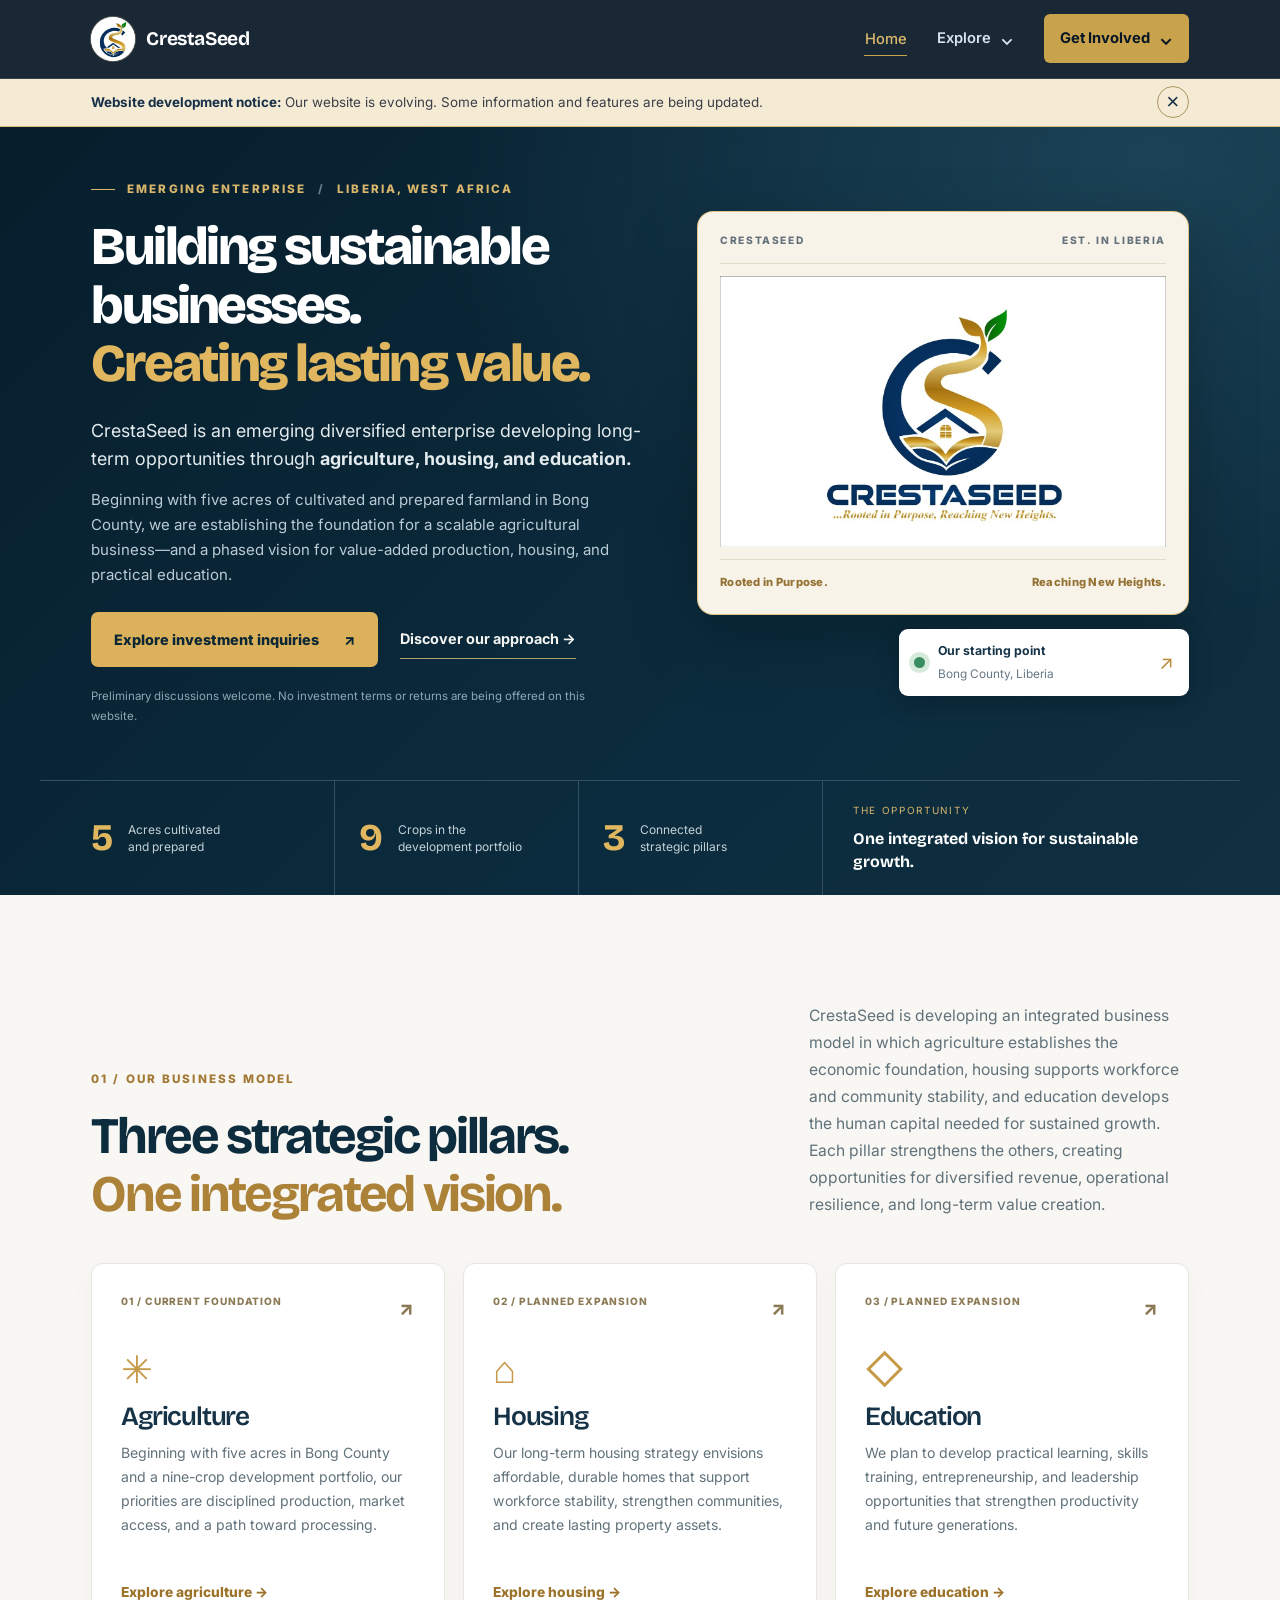
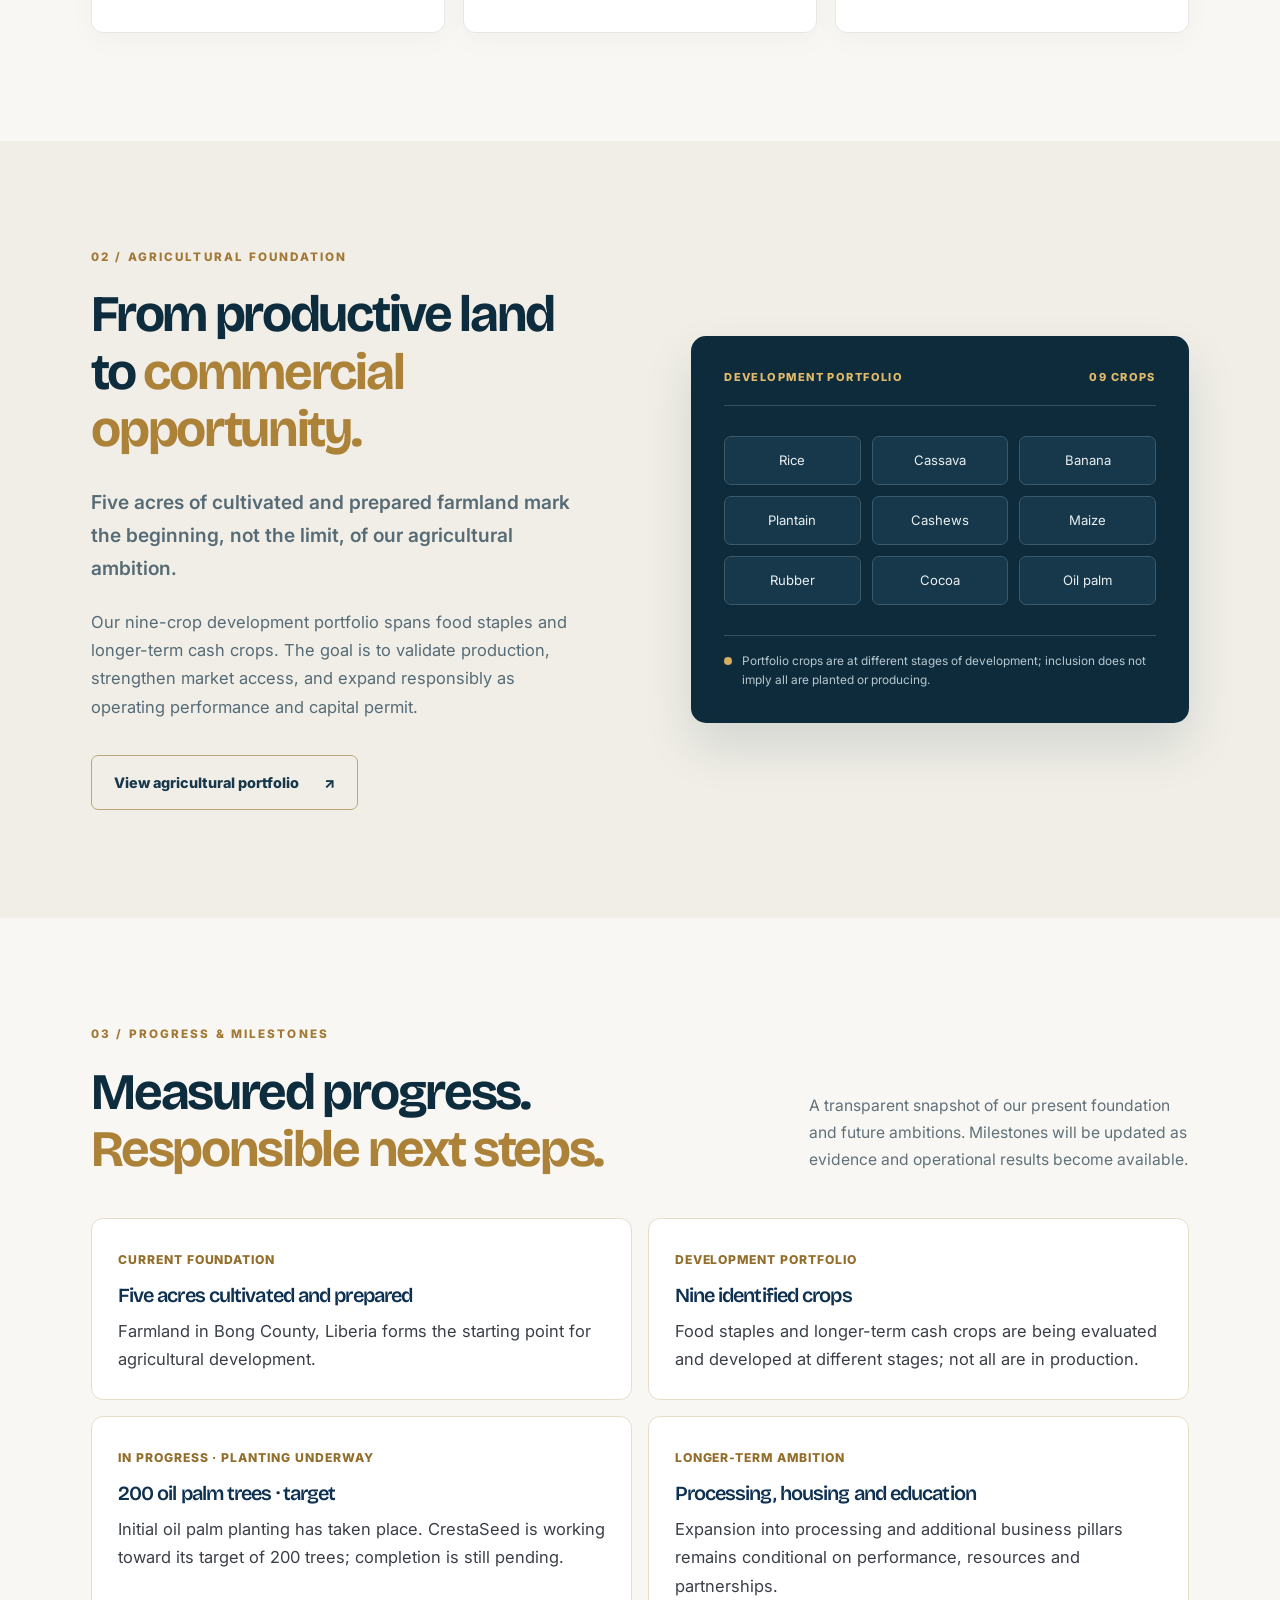
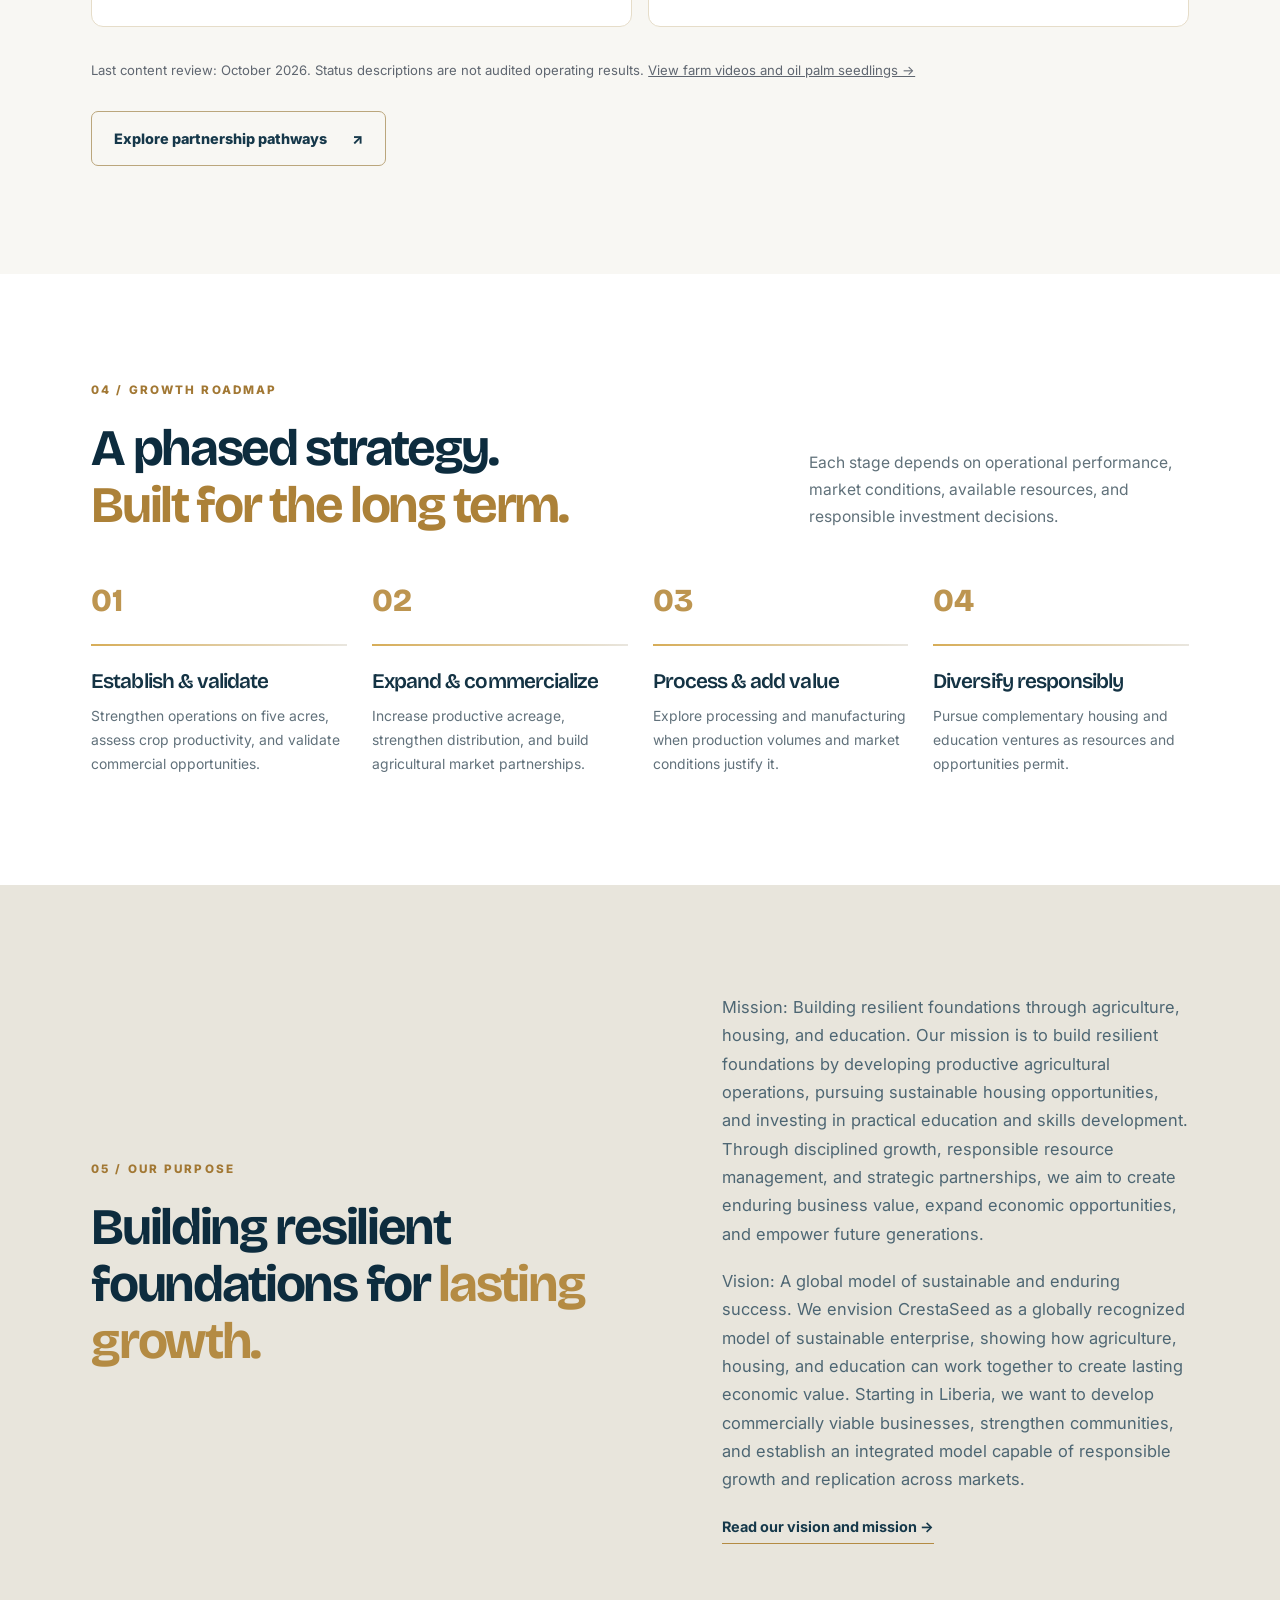
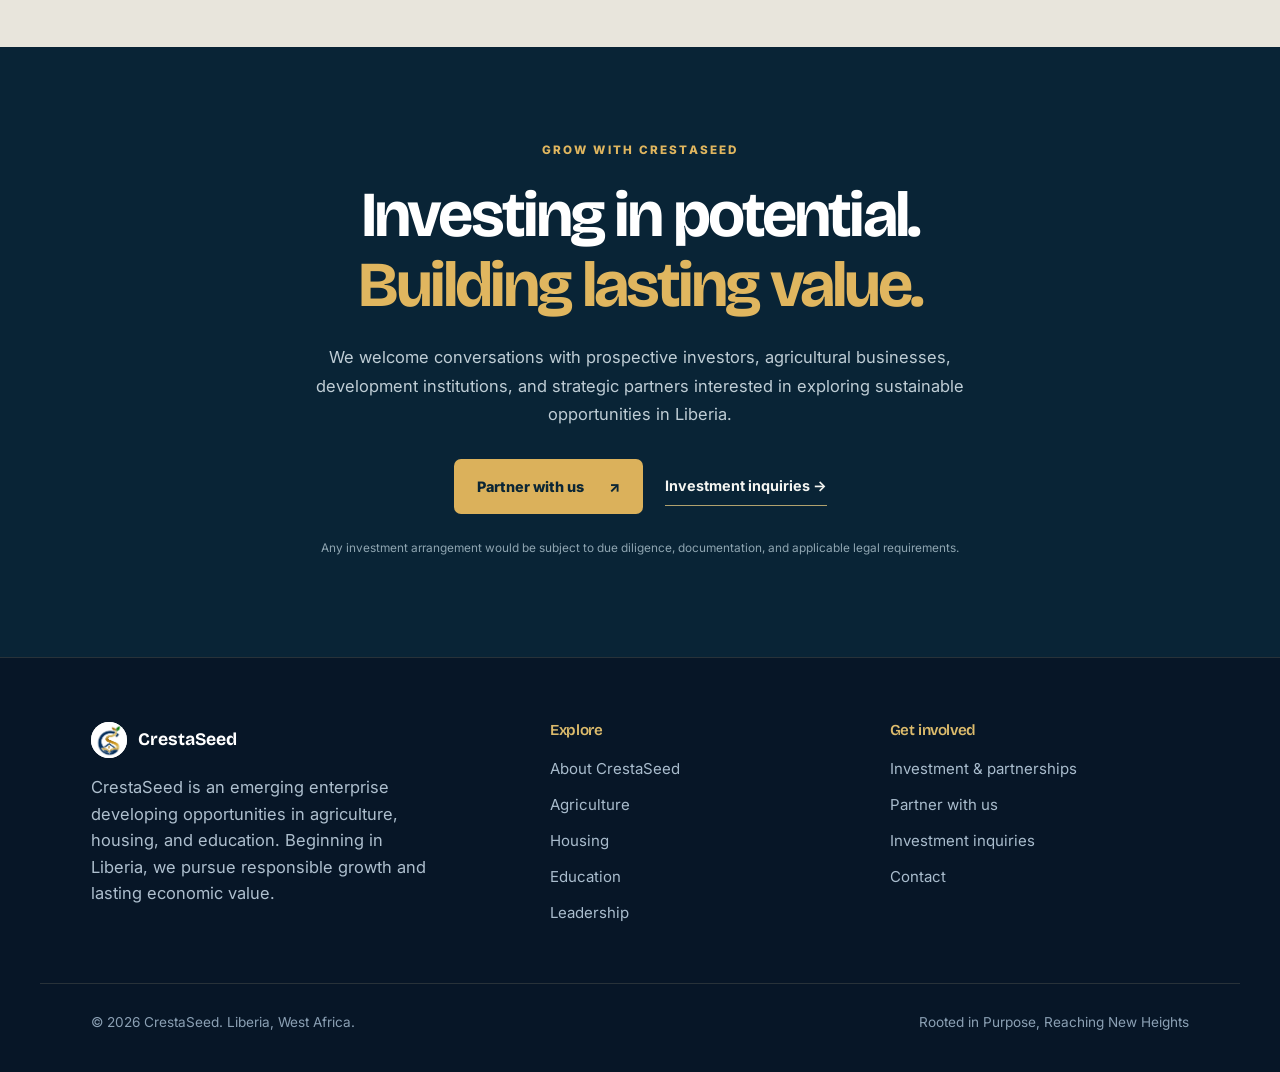
<file: index.html>
<!DOCTYPE html>

<html lang="en">
<head>
<meta charset="utf-8"/>
<meta content="width=device-width, initial-scale=1.0" name="viewport"/>
<meta content="#0f3151" name="theme-color"/>
<meta content="Discover CrestaSeed, an emerging enterprise in Liberia building sustainable businesses through agriculture, housing, and education, beginning with five acres in Bong County." name="description"/>
<title>CrestaSeed | Sustainable Businesses &amp; Long-Term Value in Liberia</title>
<link href="assets/logo_mark.png" rel="icon"/>
<link href="https://fonts.googleapis.com" rel="preconnect"/>
<link crossorigin="" href="https://fonts.gstatic.com" rel="preconnect"/>
<link href="https://fonts.googleapis.com/css2?family=Bricolage+Grotesque:opsz,wght@12..96,400;12..96,500;12..96,600;12..96,700;12..96,800&amp;family=Inter:wght@400;500;600;700&amp;display=swap" rel="stylesheet"/>
<link href="assets/styles.css" rel="stylesheet"/>
<meta content="website" property="og:type"/>
<meta content="CrestaSeed" property="og:site_name"/>
<meta content="CrestaSeed | Rooted in Purpose, Reaching New Heights" property="og:title"/>
<meta content="CrestaSeed is developing agriculture, housing, and education in Liberia, beginning with five acres of cultivated and prepared farmland." property="og:description"/>
<meta content="assets/crestaseed-full-logo.jpg" property="og:image"/>
</head>
<body>
<a class="skip-link" href="#main-content">Skip to main content</a>
<header class="site-header">
<nav class="nav">
<a class="brand" href="index.html">
<img alt="" src="assets/logo_mark.png"/>
<span>CrestaSeed</span>
</a>
<button aria-expanded="false" aria-label="Toggle menu" class="nav-toggle" onclick="document.getElementById('navlinks').classList.toggle('open'); this.setAttribute('aria-expanded', document.getElementById('navlinks').classList.contains('open') ? 'true' : 'false');">☰</button>
<ul class="nav-links" id="navlinks">
<li><a aria-current="page" href="index.html">Home</a></li>
<li class="nav-dropdown"><details><summary>Explore <span aria-hidden="true">⌄</span></summary><ul class="dropdown-menu">
<li><a href="about.html">About CrestaSeed</a></li>
<li><a href="agriculture.html">Agriculture</a></li>
<li><a href="housing.html">Housing</a></li>
<li><a href="education.html">Education</a></li>
<li><a href="leadership.html">Leadership</a></li>
</ul></details></li>
<li class="nav-dropdown nav-dropdown--involved"><details><summary>Get Involved <span aria-hidden="true">⌄</span></summary><ul class="dropdown-menu"><li><a href="partnerships.html">Investment &amp; Partnerships</a></li>
<li><a href="contact.html#partner-inquiries">Partner With Us</a></li>
<li><a href="partnerships.html#investment">Investment Inquiries</a></li>
<li><a href="contact.html">Contact</a></li>
</ul></details></li>
</ul>
</nav>
</header>
<aside aria-label="Website development notice" class="development-notice" id="development-notice">
<div class="container development-notice__inner">
<p><strong>Website development notice:</strong> Our website is evolving. Some information and features are being updated.</p>
<button aria-label="Dismiss website development notice" class="development-notice__dismiss" onclick="document.getElementById('development-notice').remove()" type="button">×</button>
</div>
</aside>
<main class="investor-home" id="main-content">
<section aria-labelledby="investor-title" class="investor-hero">
<div class="container investor-hero-grid">
<div class="investor-hero-copy">
<p class="investor-eyebrow"><span class="eyebrow-line"></span> EMERGING ENTERPRISE <span class="eyebrow-sep">/</span> LIBERIA, WEST AFRICA</p>
<h1 id="investor-title">Building sustainable businesses.<br/><em>Creating lasting value.</em></h1>
<p class="investor-intro">CrestaSeed is an emerging diversified enterprise developing long-term opportunities through <strong>agriculture, housing, and education.</strong></p>
<p class="investor-subcopy">Beginning with five acres of cultivated and prepared farmland in Bong County, we are establishing the foundation for a scalable agricultural business—and a phased vision for value-added production, housing, and practical education.</p>
<div class="investor-actions"><a class="investor-button investor-button-gold" href="partnerships.html#investment">Explore investment inquiries <span aria-hidden="true">↗</span></a><a class="investor-text-link" href="about.html">Discover our approach <span aria-hidden="true">→</span></a></div>
<p class="investor-disclosure">Preliminary discussions welcome. No investment terms or returns are being offered on this website.</p>
</div>
<div class="investor-hero-visual">
<div class="investor-logo-panel"><span class="panel-topline">CRESTASEED <span>EST. IN LIBERIA</span></span><img alt="CrestaSeed original logo — Rooted in Purpose, Reaching New Heights" fetchpriority="high" height="863" src="assets/crestaseed-full-logo.jpg" width="1416"/><div class="panel-bottomline"><span>Rooted in Purpose.</span><span>Reaching New Heights.</span></div></div>
<div class="investor-location-card"><span aria-hidden="true" class="location-pulse"></span><div><strong>Our starting point</strong><span>Bong County, Liberia</span></div><span aria-hidden="true" class="location-arrow">↗</span></div>
</div>
</div>
<div aria-label="CrestaSeed development snapshot" class="container investor-metrics">
<div><strong>5</strong><span>Acres cultivated<br/>and prepared</span></div>
<div><strong>9</strong><span>Crops in the<br/>development portfolio</span></div>
<div><strong>3</strong><span>Connected<br/>strategic pillars</span></div>
<div class="metrics-statement"><span>THE OPPORTUNITY</span><strong>One integrated vision for sustainable growth.</strong></div>
</div>
</section>
<section aria-labelledby="pillars-heading" class="investor-section investor-intro-section">
<div class="container">
<div class="investor-section-heading"><div><p class="investor-kicker">01 / OUR BUSINESS MODEL</p><h2 id="pillars-heading">Three strategic pillars.<br/><span>One integrated vision.</span></h2></div><p>CrestaSeed is developing an integrated business model in which agriculture establishes the economic foundation, housing supports workforce and community stability, and education develops the human capital needed for sustained growth. Each pillar strengthens the others, creating opportunities for diversified revenue, operational resilience, and long-term value creation.</p></div>
<div class="investor-pillars">
<article class="investor-pillar"><div class="pillar-top"><span>01 / CURRENT FOUNDATION</span><span aria-hidden="true">↗</span></div><div aria-hidden="true" class="pillar-symbol">✳</div><h3>Agriculture</h3><p>Beginning with five acres in Bong County and a nine-crop development portfolio, our priorities are disciplined production, market access, and a path toward processing.</p><a href="agriculture.html">Explore agriculture <span aria-hidden="true">→</span></a></article>
<article class="investor-pillar"><div class="pillar-top"><span>02 / PLANNED EXPANSION</span><span aria-hidden="true">↗</span></div><div aria-hidden="true" class="pillar-symbol">⌂</div><h3>Housing</h3><p>Our long-term housing strategy envisions affordable, durable homes that support workforce stability, strengthen communities, and create lasting property assets.</p><a href="housing.html">Explore housing <span aria-hidden="true">→</span></a></article>
<article class="investor-pillar"><div class="pillar-top"><span>03 / PLANNED EXPANSION</span><span aria-hidden="true">↗</span></div><div aria-hidden="true" class="pillar-symbol">◇</div><h3>Education</h3><p>We plan to develop practical learning, skills training, entrepreneurship, and leadership opportunities that strengthen productivity and future generations.</p><a href="education.html">Explore education <span aria-hidden="true">→</span></a></article>
</div>
</div>
</section>
<section aria-labelledby="foundation-heading" class="investor-section investor-foundation">
<div class="container investor-foundation-grid">
<div><p class="investor-kicker">02 / AGRICULTURAL FOUNDATION</p><h2 id="foundation-heading">From productive land to <span>commercial opportunity.</span></h2><p class="investor-large-copy">Five acres of cultivated and prepared farmland mark the beginning, not the limit, of our agricultural ambition.</p><p>Our nine-crop development portfolio spans food staples and longer-term cash crops. The goal is to validate production, strengthen market access, and expand responsibly as operating performance and capital permit.</p><a class="investor-button investor-button-outline" href="agriculture.html">View agricultural portfolio <span aria-hidden="true">↗</span></a></div>
<div class="investor-crop-panel"><div class="crop-panel-heading"><span>DEVELOPMENT PORTFOLIO</span><span>09 CROPS</span></div><div class="crop-list"><span>Rice</span><span>Cassava</span><span>Banana</span><span>Plantain</span><span>Cashews</span><span>Maize</span><span>Rubber</span><span>Cocoa</span><span>Oil palm</span></div><div class="crop-panel-foot"><span class="crop-dot"></span><p>Portfolio crops are at different stages of development; inclusion does not imply all are planted or producing.</p></div></div>
</div>
</section><section aria-labelledby="progress-heading" class="investor-section progress-section"><div class="container"><p class="investor-kicker">03 / PROGRESS &amp; MILESTONES</p><div class="investor-section-heading"><div><h2 id="progress-heading">Measured progress.<br/><span>Responsible next steps.</span></h2></div><p>A transparent snapshot of our present foundation and future ambitions. Milestones will be updated as evidence and operational results become available.</p></div><div class="progress-grid"><article class="progress-item"><span class="progress-state">Current foundation</span><h3>Five acres cultivated and prepared</h3><p>Farmland in Bong County, Liberia forms the starting point for agricultural development.</p></article><article class="progress-item"><span class="progress-state">Development portfolio</span><h3>Nine identified crops</h3><p>Food staples and longer-term cash crops are being evaluated and developed at different stages; not all are in production.</p></article><article class="progress-item"><span class="progress-state">In progress · planting underway</span><h3>200 oil palm trees · target</h3><p>Initial oil palm planting has taken place. CrestaSeed is working toward its target of 200 trees; completion is still pending.</p></article><article class="progress-item"><span class="progress-state">Longer-term ambition</span><h3>Processing, housing and education</h3><p>Expansion into processing and additional business pillars remains conditional on performance, resources and partnerships.</p></article></div><p class="progress-note">Last content review: October 2026. Status descriptions are not audited operating results. <a href="agriculture.html#farm-footage-heading">View farm videos and oil palm seedlings →</a></p><a class="investor-button investor-button-outline" href="partnerships.html">Explore partnership pathways <span aria-hidden="true">↗</span></a></div></section>
<section aria-labelledby="roadmap-heading" class="investor-section investor-roadmap"><div class="container"><div class="investor-section-heading"><div><p class="investor-kicker">04 / GROWTH ROADMAP</p><h2 id="roadmap-heading">A phased strategy.<br/><span>Built for the long term.</span></h2></div><p>Each stage depends on operational performance, market conditions, available resources, and responsible investment decisions.</p></div><div class="roadmap-grid"><article><span class="roadmap-number">01</span><div class="roadmap-rule"></div><h3>Establish &amp; validate</h3><p>Strengthen operations on five acres, assess crop productivity, and validate commercial opportunities.</p></article><article><span class="roadmap-number">02</span><div class="roadmap-rule"></div><h3>Expand &amp; commercialize</h3><p>Increase productive acreage, strengthen distribution, and build agricultural market partnerships.</p></article><article><span class="roadmap-number">03</span><div class="roadmap-rule"></div><h3>Process &amp; add value</h3><p>Explore processing and manufacturing when production volumes and market conditions justify it.</p></article><article><span class="roadmap-number">04</span><div class="roadmap-rule"></div><h3>Diversify responsibly</h3><p>Pursue complementary housing and education ventures as resources and opportunities permit.</p></article></div></div></section>
<section aria-labelledby="mission-heading" class="investor-section investor-mission"><div class="container investor-mission-grid"><div><p class="investor-kicker">05 / OUR PURPOSE</p><h2 id="mission-heading">Building resilient foundations for <em>lasting growth.</em></h2></div><div><p>Mission: Building resilient foundations through agriculture, housing, and education. Our mission is to build resilient foundations by developing productive agricultural operations, pursuing sustainable housing opportunities, and investing in practical education and skills development. Through disciplined growth, responsible resource management, and strategic partnerships, we aim to create enduring business value, expand economic opportunities, and empower future generations.</p><p>Vision: A global model of sustainable and enduring success. We envision CrestaSeed as a globally recognized model of sustainable enterprise, showing how agriculture, housing, and education can work together to create lasting economic value. Starting in Liberia, we want to develop commercially viable businesses, strengthen communities, and establish an integrated model capable of responsible growth and replication across markets.</p><a class="investor-text-link" href="about.html">Read our vision and mission <span aria-hidden="true">→</span></a></div></div></section>
<section aria-labelledby="partner-heading" class="investor-cta"><div class="container investor-cta-inner"><p class="investor-kicker">GROW WITH CRESTASEED</p><h2 id="partner-heading">Investing in potential.<br/><em>Building lasting value.</em></h2><p>We welcome conversations with prospective investors, agricultural businesses, development institutions, and strategic partners interested in exploring sustainable opportunities in Liberia.</p><div class="investor-actions investor-cta-actions"><a class="investor-button investor-button-gold" href="contact.html#partner-inquiries">Partner with us <span aria-hidden="true">↗</span></a><a class="investor-text-link" href="partnerships.html#investment">Investment inquiries <span aria-hidden="true">→</span></a></div><small>Any investment arrangement would be subject to due diligence, documentation, and applicable legal requirements.</small></div></section>
</main>
<footer class="site-footer">
<div class="container footer-grid">
<div>
<div class="footer-brand">
<img alt="" src="assets/logo_mark.png"/>
<span>CrestaSeed</span>
</div>
<p style="color:#aebfce; max-width:34ch;">CrestaSeed is an emerging enterprise developing opportunities in agriculture, housing, and education. Beginning in Liberia, we pursue responsible growth and lasting economic value.</p>
<div class="social-row">
</div>
</div>
<div>
<h4>Explore</h4>
<ul>
<li><a href="about.html">About CrestaSeed</a></li>
<li><a href="agriculture.html">Agriculture</a></li>
<li><a href="housing.html">Housing</a></li>
<li><a href="education.html">Education</a></li>
<li><a href="leadership.html">Leadership</a></li>
</ul>
</div>
<div>
<h4>Get involved</h4>
<ul><li><a href="partnerships.html">Investment &amp; partnerships</a></li>
<li><a href="contact.html#partner-inquiries">Partner with us</a></li>
<li><a href="partnerships.html#investment">Investment inquiries</a></li>
<li><a href="contact.html">Contact</a></li>
</ul>
</div>
</div>
<div class="container footer-bottom">
<span>© 2026 CrestaSeed. Liberia, West Africa.</span>
<span>Rooted in Purpose, Reaching New Heights</span>
</div>
</footer>
<script>
(function(){
  "use strict";

  var reduceMotion = window.matchMedia('(prefers-reduced-motion: reduce)').matches;

  /* ---------- Scroll reveal ---------- */
  /* Content is visible by default in the CSS (safe fallback). We only
     ever hide it once we've actually set up a working reveal system,
     and we always add a timed failsafe so nothing can stay hidden
     forever even if an observer somehow never fires for an element. */
  var revealEls = document.querySelectorAll('.reveal');
  if (reduceMotion || !('IntersectionObserver' in window) || !revealEls.length) {
    revealEls.forEach(function(el){ el.classList.add('in-view'); });
  } else {
    document.body.classList.add('js-reveal-ready');
    var revealObserver = new IntersectionObserver(function(entries){
      entries.forEach(function(entry){
        if (entry.isIntersecting) {
          entry.target.classList.add('in-view');
          revealObserver.unobserve(entry.target);
        }
      });
    }, { threshold: 0.15, rootMargin: '0px 0px -40px 0px' });
    revealEls.forEach(function(el){ revealObserver.observe(el); });
    // Failsafe: if anything hasn't revealed itself within 2 seconds
    // (an odd viewport, a capture tool, a missed intersection), show
    // it anyway rather than leave it invisible indefinitely.
    setTimeout(function(){
      revealEls.forEach(function(el){ el.classList.add('in-view'); });
    }, 2000);
  }

  /* ---------- Animated stat count-up ---------- */
  var statEls = document.querySelectorAll('.stat .num[data-count-target]');
  function animateCount(el){
    var target = parseFloat(el.getAttribute('data-count-target'));
    if (isNaN(target)) return;
    var suffix = el.getAttribute('data-count-suffix') || '';
    if (reduceMotion) { el.textContent = target + suffix; return; }
    var duration = 1100, start = null;
    el.textContent = '0' + suffix;
    function step(ts){
      if (!start) start = ts;
      var progress = Math.min((ts - start) / duration, 1);
      var eased = 1 - Math.pow(1 - progress, 3);
      var value = Math.round(target * eased);
      el.textContent = value + suffix;
      if (progress < 1) requestAnimationFrame(step);
      else el.textContent = target + suffix;
    }
    requestAnimationFrame(step);
  }
  if (statEls.length) {
    if ('IntersectionObserver' in window) {
      var statObserver = new IntersectionObserver(function(entries){
        entries.forEach(function(entry){
          if (entry.isIntersecting) {
            animateCount(entry.target);
            statObserver.unobserve(entry.target);
          }
        });
      }, { threshold: 0.4 });
      statEls.forEach(function(el){ statObserver.observe(el); });
    } else {
      statEls.forEach(animateCount);
    }
  }

  /* ---------- Contact form: live validation feedback ---------- */
  var form = document.querySelector('.js-contact-form');
  if (form) {
    var fields = form.querySelectorAll('input[required], textarea[required]');
    fields.forEach(function(field){
      field.addEventListener('blur', function(){ validateField(field); });
      field.addEventListener('input', function(){
        if (field.classList.contains('field-invalid')) validateField(field);
      });
    });
    function validateField(field){
      var valid = field.checkValidity() && field.value.trim().length > 0;
      field.classList.toggle('field-invalid', !valid);
      field.classList.toggle('field-valid', valid);
    }
    form.addEventListener('submit', function(e){
      e.preventDefault();
      var allValid = true;
      fields.forEach(function(field){ validateField(field); if (!field.checkValidity() || !field.value.trim()) allValid = false; });
      var note = form.querySelector('.form-note');
      if (!note) {
        note = document.createElement('p');
        note.className = 'form-note';
        form.appendChild(note);
      }
      if (allValid) {
        note.textContent = "Your email application will open with a prepared message. Please send it there to complete your inquiry.";
        note.classList.add('form-note--warn');
      } else {
        note.textContent = 'Please fill in the required fields above.';
        note.classList.remove('form-note--warn');
      }
    });
  }

  /* ---------- Lightbox: click a photo to enlarge it ---------- */
  var lightboxImgs = document.querySelectorAll('.js-lightbox');
  if (lightboxImgs.length) {
    var overlay = document.createElement('div');
    overlay.id = 'cs-lightbox';
    var overlayImg = document.createElement('img');
    var closeBtn = document.createElement('button');
    closeBtn.id = 'cs-lightbox-close';
    closeBtn.type = 'button';
    closeBtn.setAttribute('aria-label', 'Close');
    closeBtn.textContent = '\u00d7';
    overlay.appendChild(overlayImg);
    overlay.appendChild(closeBtn);
    document.body.appendChild(overlay);

    function openLightbox(src, alt){
      overlayImg.src = src;
      overlayImg.alt = alt || '';
      overlay.classList.add('open');
    }
    function closeLightbox(){ overlay.classList.remove('open'); }

    lightboxImgs.forEach(function(img){
      img.addEventListener('click', function(){ openLightbox(img.src, img.alt); });
    });
    overlay.addEventListener('click', function(e){ if (e.target === overlay) closeLightbox(); });
    closeBtn.addEventListener('click', closeLightbox);
    document.addEventListener('keydown', function(e){ if (e.key === 'Escape') closeLightbox(); });
  }

  /* ---------- Back to top ---------- */
  var backTop = document.createElement('button');
  backTop.id = 'cs-back-top';
  backTop.type = 'button';
  backTop.setAttribute('aria-label', 'Back to top');
  backTop.textContent = '\u2191';
  document.body.appendChild(backTop);
  backTop.addEventListener('click', function(){
    window.scrollTo({ top: 0, behavior: reduceMotion ? 'auto' : 'smooth' });
  });
  window.addEventListener('scroll', function(){
    backTop.classList.toggle('show', window.scrollY > 600);
  }, { passive: true });
})();

</script>
<script>
/* Keep navigation menus predictable on desktop and mobile. */
document.addEventListener('click', function(event) {
  document.querySelectorAll('.nav-dropdown details[open]').forEach(function(menu) {
    if (!menu.contains(event.target)) menu.open = false;
  });
});
document.addEventListener('keydown', function(event) {
  if (event.key === 'Escape') {
    document.querySelectorAll('.nav-dropdown details[open]').forEach(function(menu) { menu.open = false; });
    var toggle = document.querySelector('.nav-toggle');
    var links = document.getElementById('navlinks');
    if (toggle && links && links.classList.contains('open')) {
      links.classList.remove('open'); toggle.setAttribute('aria-expanded', 'false'); toggle.focus();
    }
  }
});
document.querySelectorAll('.nav-dropdown details').forEach(function(menu) {
  menu.addEventListener('toggle', function() {
    if (menu.open) document.querySelectorAll('.nav-dropdown details').forEach(function(other) { if (other !== menu) other.open = false; });
  });
});
</script>
</body>
</html>
</file>
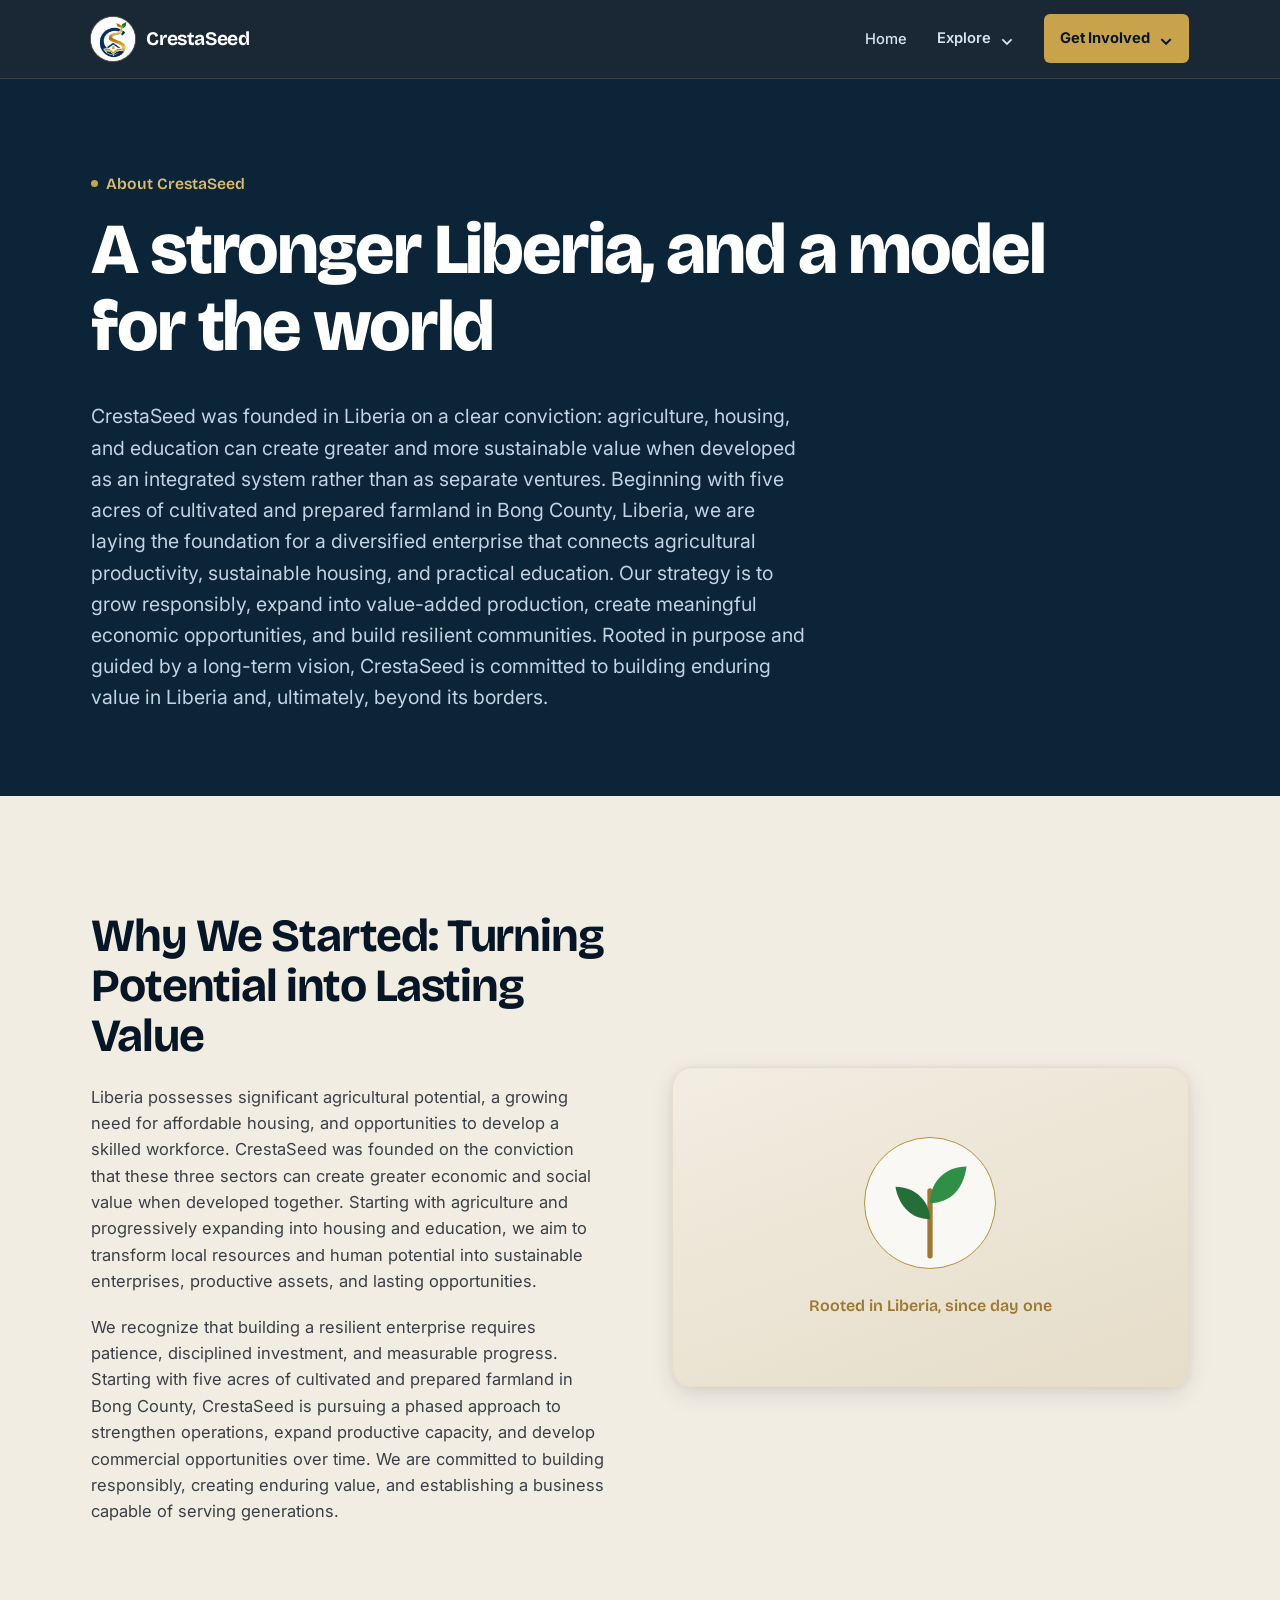
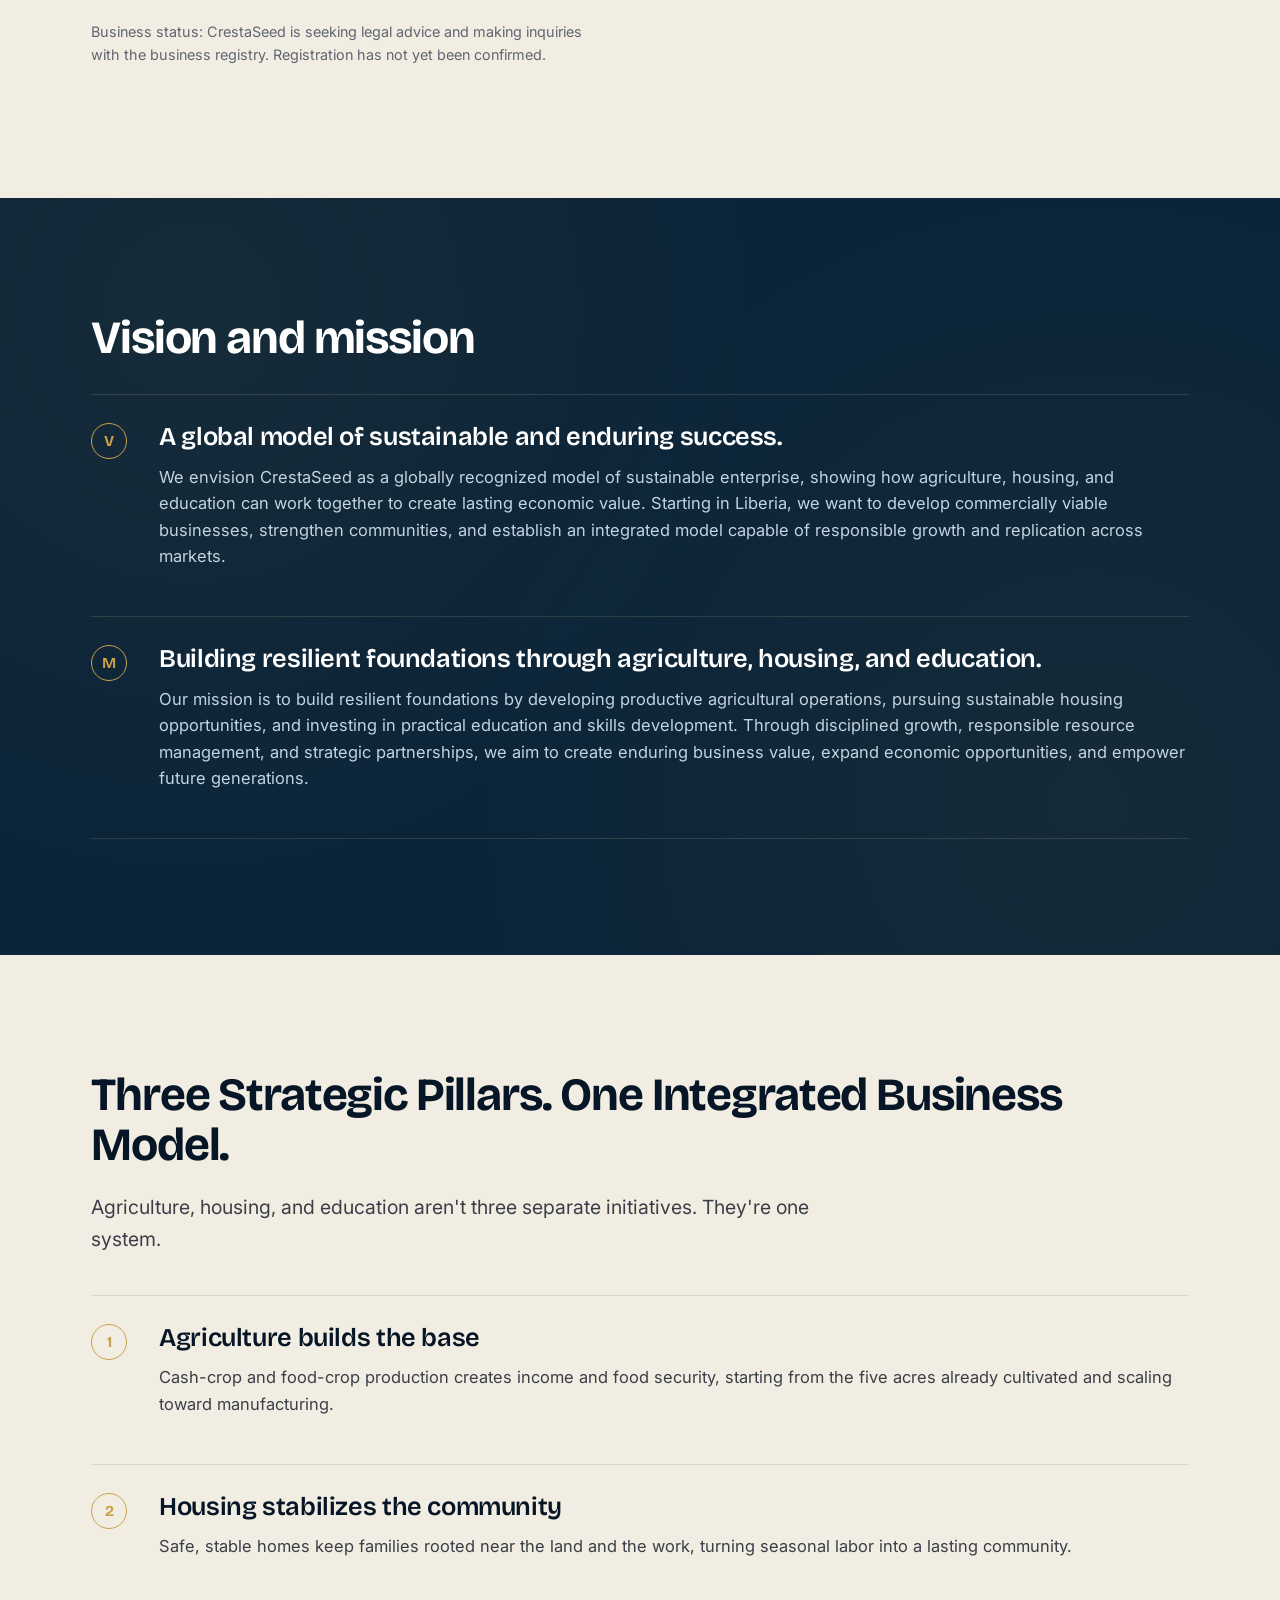
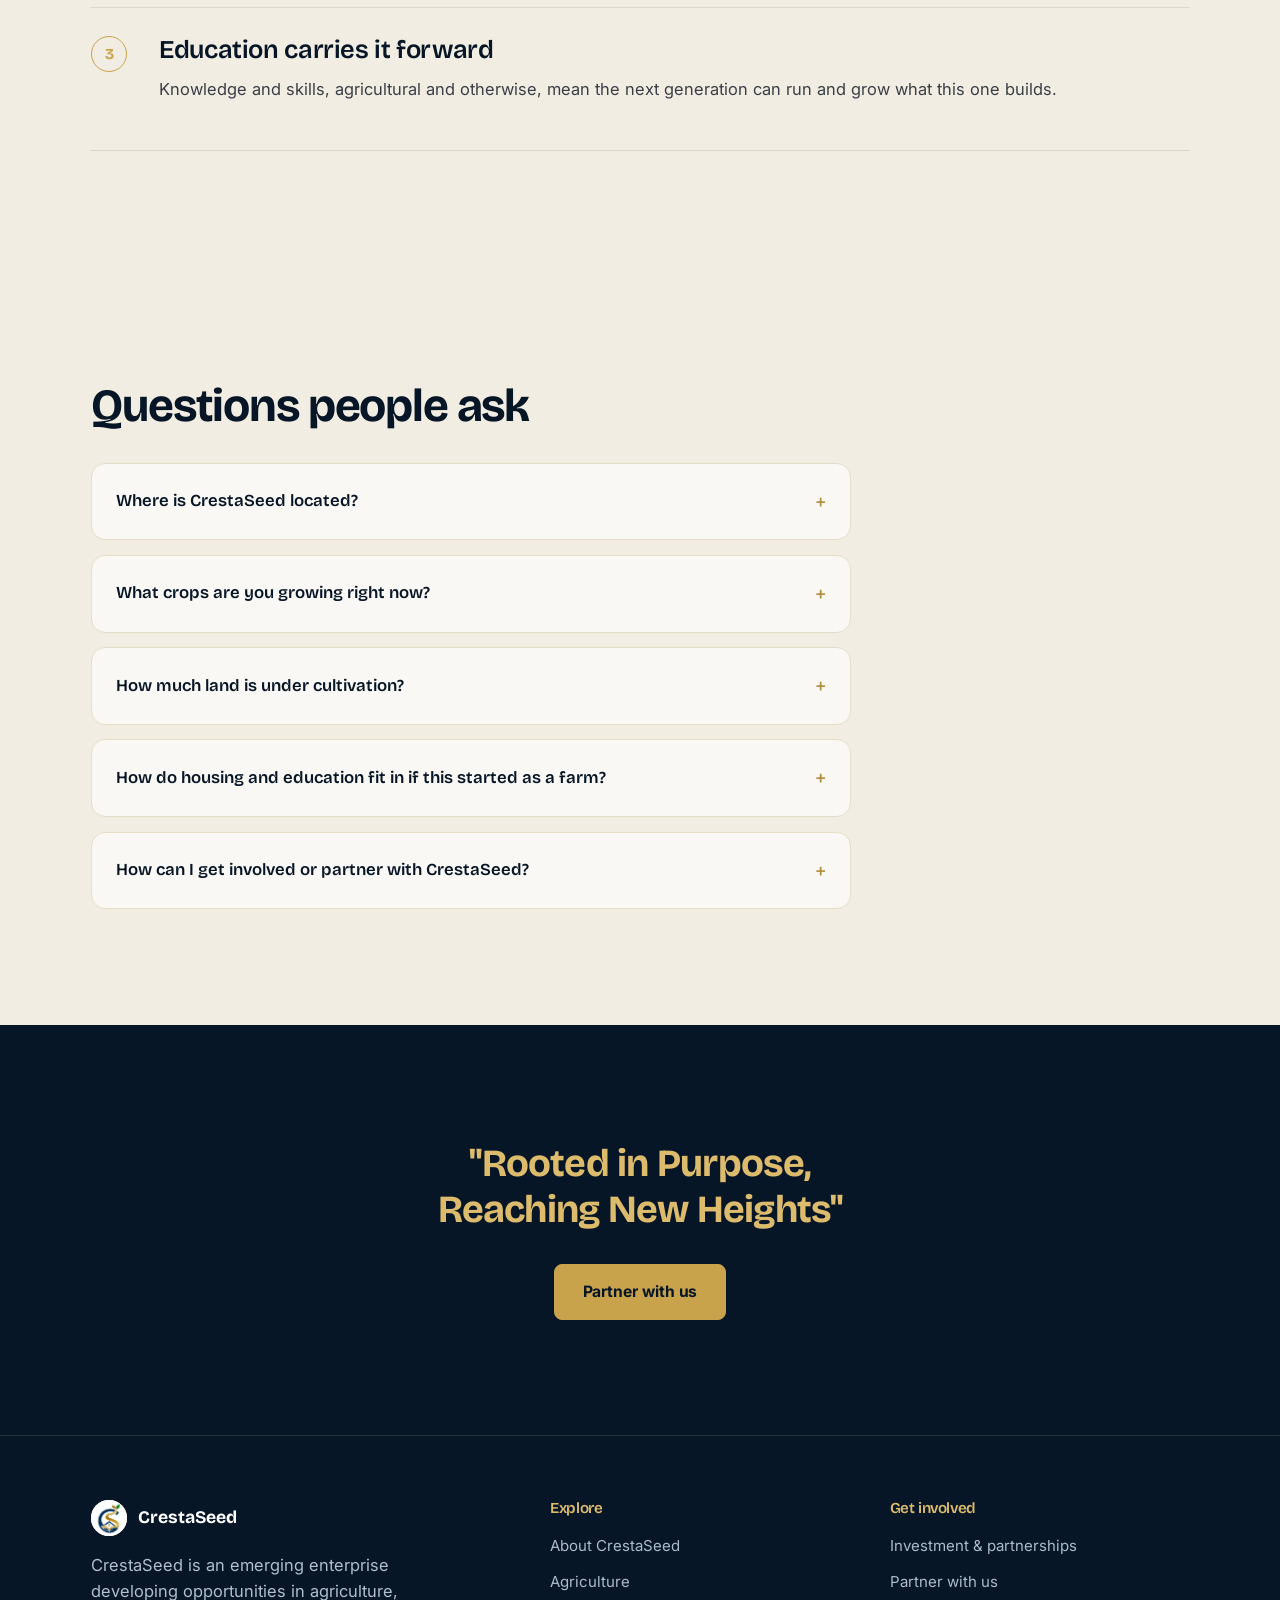
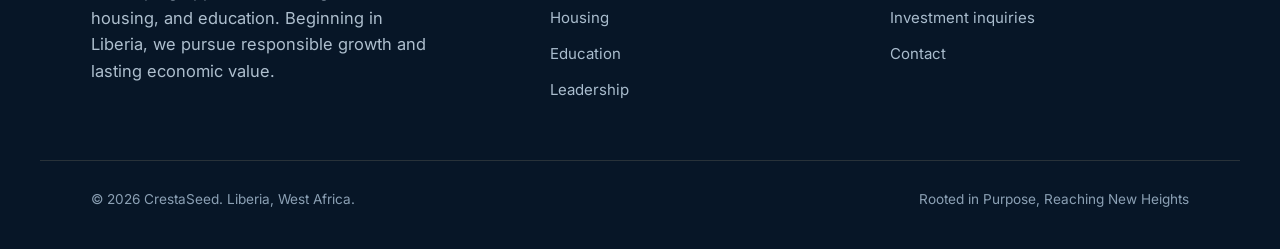
<file: about.html>
<!DOCTYPE html>

<html lang="en">
<head>
<meta charset="utf-8"/>
<meta content="width=device-width, initial-scale=1.0" name="viewport"/>
<meta content="#0f3151" name="theme-color"/>
<meta content="Discover CrestaSeed, an emerging Liberian enterprise developing agriculture, housing, and education through responsible growth and partnerships." name="description"/>
<title>About | CrestaSeed</title>
<link href="assets/logo_mark.png" rel="icon"/>
<link href="https://fonts.googleapis.com" rel="preconnect"/>
<link crossorigin="" href="https://fonts.gstatic.com" rel="preconnect"/>
<link href="https://fonts.googleapis.com/css2?family=Bricolage+Grotesque:opsz,wght@12..96,400;12..96,500;12..96,600;12..96,700;12..96,800&amp;family=Inter:wght@400;500;600;700&amp;display=swap" rel="stylesheet"/>
<link href="assets/styles.css" rel="stylesheet"/>
<meta content="website" property="og:type"/>
<meta content="CrestaSeed" property="og:site_name"/>
<meta content="About | CrestaSeed" property="og:title"/>
<meta content="CrestaSeed is developing agriculture, housing, and education in Liberia, beginning with five acres of cultivated and prepared farmland." property="og:description"/>
<meta content="assets/crestaseed-full-logo.jpg" property="og:image"/>
</head>
<body>
<a class="skip-link" href="#main-content">Skip to main content</a>
<header class="site-header">
<nav class="nav">
<a class="brand" href="index.html">
<img alt="" src="assets/logo_mark.png"/>
<span>CrestaSeed</span>
</a>
<button aria-expanded="false" aria-label="Toggle menu" class="nav-toggle" onclick="document.getElementById('navlinks').classList.toggle('open'); this.setAttribute('aria-expanded', document.getElementById('navlinks').classList.contains('open') ? 'true' : 'false');">☰</button>
<ul class="nav-links" id="navlinks">
<li><a href="index.html">Home</a></li>
<li class="nav-dropdown"><details><summary>Explore <span aria-hidden="true">⌄</span></summary><ul class="dropdown-menu">
<li><a href="about.html">About CrestaSeed</a></li>
<li><a href="agriculture.html">Agriculture</a></li>
<li><a href="housing.html">Housing</a></li>
<li><a href="education.html">Education</a></li>
<li><a href="leadership.html">Leadership</a></li>
</ul></details></li>
<li class="nav-dropdown nav-dropdown--involved"><details><summary>Get Involved <span aria-hidden="true">⌄</span></summary><ul class="dropdown-menu"><li><a href="partnerships.html">Investment &amp; Partnerships</a></li>
<li><a href="contact.html#partner-inquiries">Partner With Us</a></li>
<li><a href="partnerships.html#investment">Investment Inquiries</a></li>
<li><a href="contact.html">Contact</a></li>
</ul></details></li>
</ul>
</nav>
</header>
<main id="main-content">
<section class="page-hero" id="about">
<div class="container reveal">
<p class="eyebrow">About CrestaSeed</p>
<h1>A stronger Liberia, and a model for the world</h1>
<p class="lede">CrestaSeed was founded in Liberia on a clear conviction: agriculture, housing, and education can create greater and more sustainable value when developed as an integrated system rather than as separate ventures. Beginning with five acres of cultivated and prepared farmland in Bong County, Liberia, we are laying the foundation for a diversified enterprise that connects agricultural productivity, sustainable housing, and practical education. Our strategy is to grow responsibly, expand into value-added production, create meaningful economic opportunities, and build resilient communities. Rooted in purpose and guided by a long-term vision, CrestaSeed is committed to building enduring value in Liberia and, ultimately, beyond its borders.</p>
</div>
</section>
<section class="section section--cream">
<div class="container split">
<div class="reveal">
<h2>Why We Started: Turning Potential into Lasting Value</h2>
<p>Liberia possesses significant agricultural potential, a growing need for affordable housing, and opportunities to develop a skilled workforce. CrestaSeed was founded on the conviction that these three sectors can create greater economic and social value when developed together. Starting with agriculture and progressively expanding into housing and education, we aim to transform local resources and human potential into sustainable enterprises, productive assets, and lasting opportunities.</p>
<p>We recognize that building a resilient enterprise requires patience, disciplined investment, and measurable progress. Starting with five acres of cultivated and prepared farmland in Bong County, CrestaSeed is pursuing a phased approach to strengthen operations, expand productive capacity, and develop commercial opportunities over time. We are committed to building responsibly, creating enduring value, and establishing a business capable of serving generations.</p>
</div>
<div class="split-media reveal reveal-delay-1">
<div class="plate">
<div class="plate-ring">
<svg class="plate-icon" fill="none" viewbox="0 0 64 64">
<path d="M32 58V26" stroke="#9c7830" stroke-linecap="round" stroke-width="2.6"></path>
<path d="M32 32c0-11 8-18 18-18-1.5 11-8 18-18 18z" fill="#2f8f46"></path>
<path d="M32 40c0-9-7.5-16-17-16 1.5 9 7.5 16 17 16z" fill="#256e37"></path>
</svg>
</div>
<p class="plate-caption">Rooted in Liberia, since day one</p>
</div>
</div>
<p class="form-note">Business status: CrestaSeed is seeking legal advice and making inquiries with the business registry. Registration has not yet been confirmed.</p></div>
</section>
<section class="section section--navy">
<div class="container">
<div class="reveal"><h2>Vision and mission</h2></div>
<div class="value-list reveal reveal-delay-1" style="margin-top:2rem;">
<div class="value-row">
<span class="mark">V</span>
<div>
<h3 style="color:#fff;">A global model of sustainable and enduring success.</h3>
<p>We envision CrestaSeed as a globally recognized model of sustainable enterprise, showing how agriculture, housing, and education can work together to create lasting economic value. Starting in Liberia, we want to develop commercially viable businesses, strengthen communities, and establish an integrated model capable of responsible growth and replication across markets.</p>
</div>
</div>
<div class="value-row">
<span class="mark">M</span>
<div>
<h3 style="color:#fff;">Building resilient foundations through agriculture, housing, and education.</h3>
<p>Our mission is to build resilient foundations by developing productive agricultural operations, pursuing sustainable housing opportunities, and investing in practical education and skills development. Through disciplined growth, responsible resource management, and strategic partnerships, we aim to create enduring business value, expand economic opportunities, and empower future generations.</p>
</div>
</div>
</div>
</div>
</section>
<section class="section section--cream">
<div class="container">
<div class="reveal"><h2>Three Strategic Pillars. One Integrated Business Model.</h2>
<p class="lede">Agriculture, housing, and education aren't three separate initiatives. They're one system.</p></div>
<div class="value-list reveal reveal-delay-1" style="margin-top:2.5rem;">
<div class="value-row">
<span class="mark">1</span>
<div><h3>Agriculture builds the base</h3><p>Cash-crop and food-crop production creates income and food security, starting from the five acres already cultivated and scaling toward manufacturing.</p></div>
</div>
<div class="value-row">
<span class="mark">2</span>
<div><h3>Housing stabilizes the community</h3><p>Safe, stable homes keep families rooted near the land and the work, turning seasonal labor into a lasting community.</p></div>
</div>
<div class="value-row">
<span class="mark">3</span>
<div><h3>Education carries it forward</h3><p>Knowledge and skills, agricultural and otherwise, mean the next generation can run and grow what this one builds.</p></div>
</div>
</div>
</div>
</section>
<section class="section section--cream">
<div class="container">
<div class="reveal"><h2>Questions people ask</h2></div>
<div class="faq-list reveal reveal-delay-1" style="margin-top:2rem;">
<details class="faq-item cs-card-relative">
<summary>Where is CrestaSeed located?</summary>
<p class="faq-answer">In Liberia, West Africa. Our agricultural land is the starting point for the housing and education work as well.</p>
</details>
<details class="faq-item cs-card-relative">
<summary>What crops are you growing right now?</summary>
<p class="faq-answer">Nine in our development portfolio: rice, cassava, banana, plantain, cashews, maize, rubber, cocoa, and oil palm. Not all are planted yet.</p>
</details>
<details class="faq-item cs-card-relative">
<summary>How much land is under cultivation?</summary>
<p class="faq-answer">Five acres cultivated and prepared in Bong County, with plans for responsible expansion.</p>
</details>
<details class="faq-item cs-card-relative">
<summary>How do housing and education fit in if this started as a farm?</summary>
<p class="faq-answer">Agriculture funds the work. Housing keeps the people doing that work rooted nearby instead of moving on. Education makes sure the skills behind both don't stop with the first generation.</p>
</details>
<details class="faq-item cs-card-relative">
<summary>How can I get involved or partner with CrestaSeed?</summary>
<p class="faq-answer">Reach out through the contact page. We're interested in partners for agriculture, housing, or education specifically, or in the project as a whole.</p>
</details>
</div>
</div>
</section>
<section class="banner">
<div class="container reveal">
<p class="tag">"<span>Rooted in Purpose, Reaching New Heights</span>"</p>
<div class="btn-row" style="justify-content:center; margin-top:2rem;">
<a class="btn btn--gold" href="contact.html">Partner with us</a>
</div>
</div>
</section>
</main>
<footer class="site-footer">
<div class="container footer-grid">
<div>
<div class="footer-brand">
<img alt="" src="assets/logo_mark.png"/>
<span>CrestaSeed</span>
</div>
<p style="color:#aebfce; max-width:34ch;">CrestaSeed is an emerging enterprise developing opportunities in agriculture, housing, and education. Beginning in Liberia, we pursue responsible growth and lasting economic value.</p>
<div class="social-row">
</div>
</div>
<div>
<h4>Explore</h4>
<ul>
<li><a href="about.html">About CrestaSeed</a></li>
<li><a href="agriculture.html">Agriculture</a></li>
<li><a href="housing.html">Housing</a></li>
<li><a href="education.html">Education</a></li>
<li><a href="leadership.html">Leadership</a></li>
</ul>
</div>
<div>
<h4>Get involved</h4>
<ul><li><a href="partnerships.html">Investment &amp; partnerships</a></li>
<li><a href="contact.html#partner-inquiries">Partner with us</a></li>
<li><a href="partnerships.html#investment">Investment inquiries</a></li>
<li><a href="contact.html">Contact</a></li>
</ul>
</div>
</div>
<div class="container footer-bottom">
<span>© 2026 CrestaSeed. Liberia, West Africa.</span>
<span>Rooted in Purpose, Reaching New Heights</span>
</div>
</footer>
<script>
(function(){
  "use strict";

  var reduceMotion = window.matchMedia('(prefers-reduced-motion: reduce)').matches;

  /* ---------- Scroll reveal ---------- */
  /* Content is visible by default in the CSS (safe fallback). We only
     ever hide it once we've actually set up a working reveal system,
     and we always add a timed failsafe so nothing can stay hidden
     forever even if an observer somehow never fires for an element. */
  var revealEls = document.querySelectorAll('.reveal');
  if (reduceMotion || !('IntersectionObserver' in window) || !revealEls.length) {
    revealEls.forEach(function(el){ el.classList.add('in-view'); });
  } else {
    document.body.classList.add('js-reveal-ready');
    var revealObserver = new IntersectionObserver(function(entries){
      entries.forEach(function(entry){
        if (entry.isIntersecting) {
          entry.target.classList.add('in-view');
          revealObserver.unobserve(entry.target);
        }
      });
    }, { threshold: 0.15, rootMargin: '0px 0px -40px 0px' });
    revealEls.forEach(function(el){ revealObserver.observe(el); });
    // Failsafe: if anything hasn't revealed itself within 2 seconds
    // (an odd viewport, a capture tool, a missed intersection), show
    // it anyway rather than leave it invisible indefinitely.
    setTimeout(function(){
      revealEls.forEach(function(el){ el.classList.add('in-view'); });
    }, 2000);
  }

  /* ---------- Animated stat count-up ---------- */
  var statEls = document.querySelectorAll('.stat .num[data-count-target]');
  function animateCount(el){
    var target = parseFloat(el.getAttribute('data-count-target'));
    if (isNaN(target)) return;
    var suffix = el.getAttribute('data-count-suffix') || '';
    if (reduceMotion) { el.textContent = target + suffix; return; }
    var duration = 1100, start = null;
    el.textContent = '0' + suffix;
    function step(ts){
      if (!start) start = ts;
      var progress = Math.min((ts - start) / duration, 1);
      var eased = 1 - Math.pow(1 - progress, 3);
      var value = Math.round(target * eased);
      el.textContent = value + suffix;
      if (progress < 1) requestAnimationFrame(step);
      else el.textContent = target + suffix;
    }
    requestAnimationFrame(step);
  }
  if (statEls.length) {
    if ('IntersectionObserver' in window) {
      var statObserver = new IntersectionObserver(function(entries){
        entries.forEach(function(entry){
          if (entry.isIntersecting) {
            animateCount(entry.target);
            statObserver.unobserve(entry.target);
          }
        });
      }, { threshold: 0.4 });
      statEls.forEach(function(el){ statObserver.observe(el); });
    } else {
      statEls.forEach(animateCount);
    }
  }

  /* ---------- Contact form: live validation feedback ---------- */
  var form = document.querySelector('.js-contact-form');
  if (form) {
    var fields = form.querySelectorAll('input[required], textarea[required]');
    fields.forEach(function(field){
      field.addEventListener('blur', function(){ validateField(field); });
      field.addEventListener('input', function(){
        if (field.classList.contains('field-invalid')) validateField(field);
      });
    });
    function validateField(field){
      var valid = field.checkValidity() && field.value.trim().length > 0;
      field.classList.toggle('field-invalid', !valid);
      field.classList.toggle('field-valid', valid);
    }
    form.addEventListener('submit', function(e){
      e.preventDefault();
      var allValid = true;
      fields.forEach(function(field){ validateField(field); if (!field.checkValidity() || !field.value.trim()) allValid = false; });
      var note = form.querySelector('.form-note');
      if (!note) {
        note = document.createElement('p');
        note.className = 'form-note';
        form.appendChild(note);
      }
      if (allValid) {
        note.textContent = "Your email application will open with a prepared message. Please send it there to complete your inquiry.";
        note.classList.add('form-note--warn');
      } else {
        note.textContent = 'Please fill in the required fields above.';
        note.classList.remove('form-note--warn');
      }
    });
  }

  /* ---------- Lightbox: click a photo to enlarge it ---------- */
  var lightboxImgs = document.querySelectorAll('.js-lightbox');
  if (lightboxImgs.length) {
    var overlay = document.createElement('div');
    overlay.id = 'cs-lightbox';
    var overlayImg = document.createElement('img');
    var closeBtn = document.createElement('button');
    closeBtn.id = 'cs-lightbox-close';
    closeBtn.type = 'button';
    closeBtn.setAttribute('aria-label', 'Close');
    closeBtn.textContent = '\u00d7';
    overlay.appendChild(overlayImg);
    overlay.appendChild(closeBtn);
    document.body.appendChild(overlay);

    function openLightbox(src, alt){
      overlayImg.src = src;
      overlayImg.alt = alt || '';
      overlay.classList.add('open');
    }
    function closeLightbox(){ overlay.classList.remove('open'); }

    lightboxImgs.forEach(function(img){
      img.addEventListener('click', function(){ openLightbox(img.src, img.alt); });
    });
    overlay.addEventListener('click', function(e){ if (e.target === overlay) closeLightbox(); });
    closeBtn.addEventListener('click', closeLightbox);
    document.addEventListener('keydown', function(e){ if (e.key === 'Escape') closeLightbox(); });
  }

  /* ---------- Back to top ---------- */
  var backTop = document.createElement('button');
  backTop.id = 'cs-back-top';
  backTop.type = 'button';
  backTop.setAttribute('aria-label', 'Back to top');
  backTop.textContent = '\u2191';
  document.body.appendChild(backTop);
  backTop.addEventListener('click', function(){
    window.scrollTo({ top: 0, behavior: reduceMotion ? 'auto' : 'smooth' });
  });
  window.addEventListener('scroll', function(){
    backTop.classList.toggle('show', window.scrollY > 600);
  }, { passive: true });
})();

</script>
<script>
/* Keep navigation menus predictable on desktop and mobile. */
document.addEventListener('click', function(event) {
  document.querySelectorAll('.nav-dropdown details[open]').forEach(function(menu) {
    if (!menu.contains(event.target)) menu.open = false;
  });
});
document.addEventListener('keydown', function(event) {
  if (event.key === 'Escape') {
    document.querySelectorAll('.nav-dropdown details[open]').forEach(function(menu) { menu.open = false; });
    var toggle = document.querySelector('.nav-toggle');
    var links = document.getElementById('navlinks');
    if (toggle && links && links.classList.contains('open')) {
      links.classList.remove('open'); toggle.setAttribute('aria-expanded', 'false'); toggle.focus();
    }
  }
});
document.querySelectorAll('.nav-dropdown details').forEach(function(menu) {
  menu.addEventListener('toggle', function() {
    if (menu.open) document.querySelectorAll('.nav-dropdown details').forEach(function(other) { if (other !== menu) other.open = false; });
  });
});
</script>
</body>
</html>
</file>
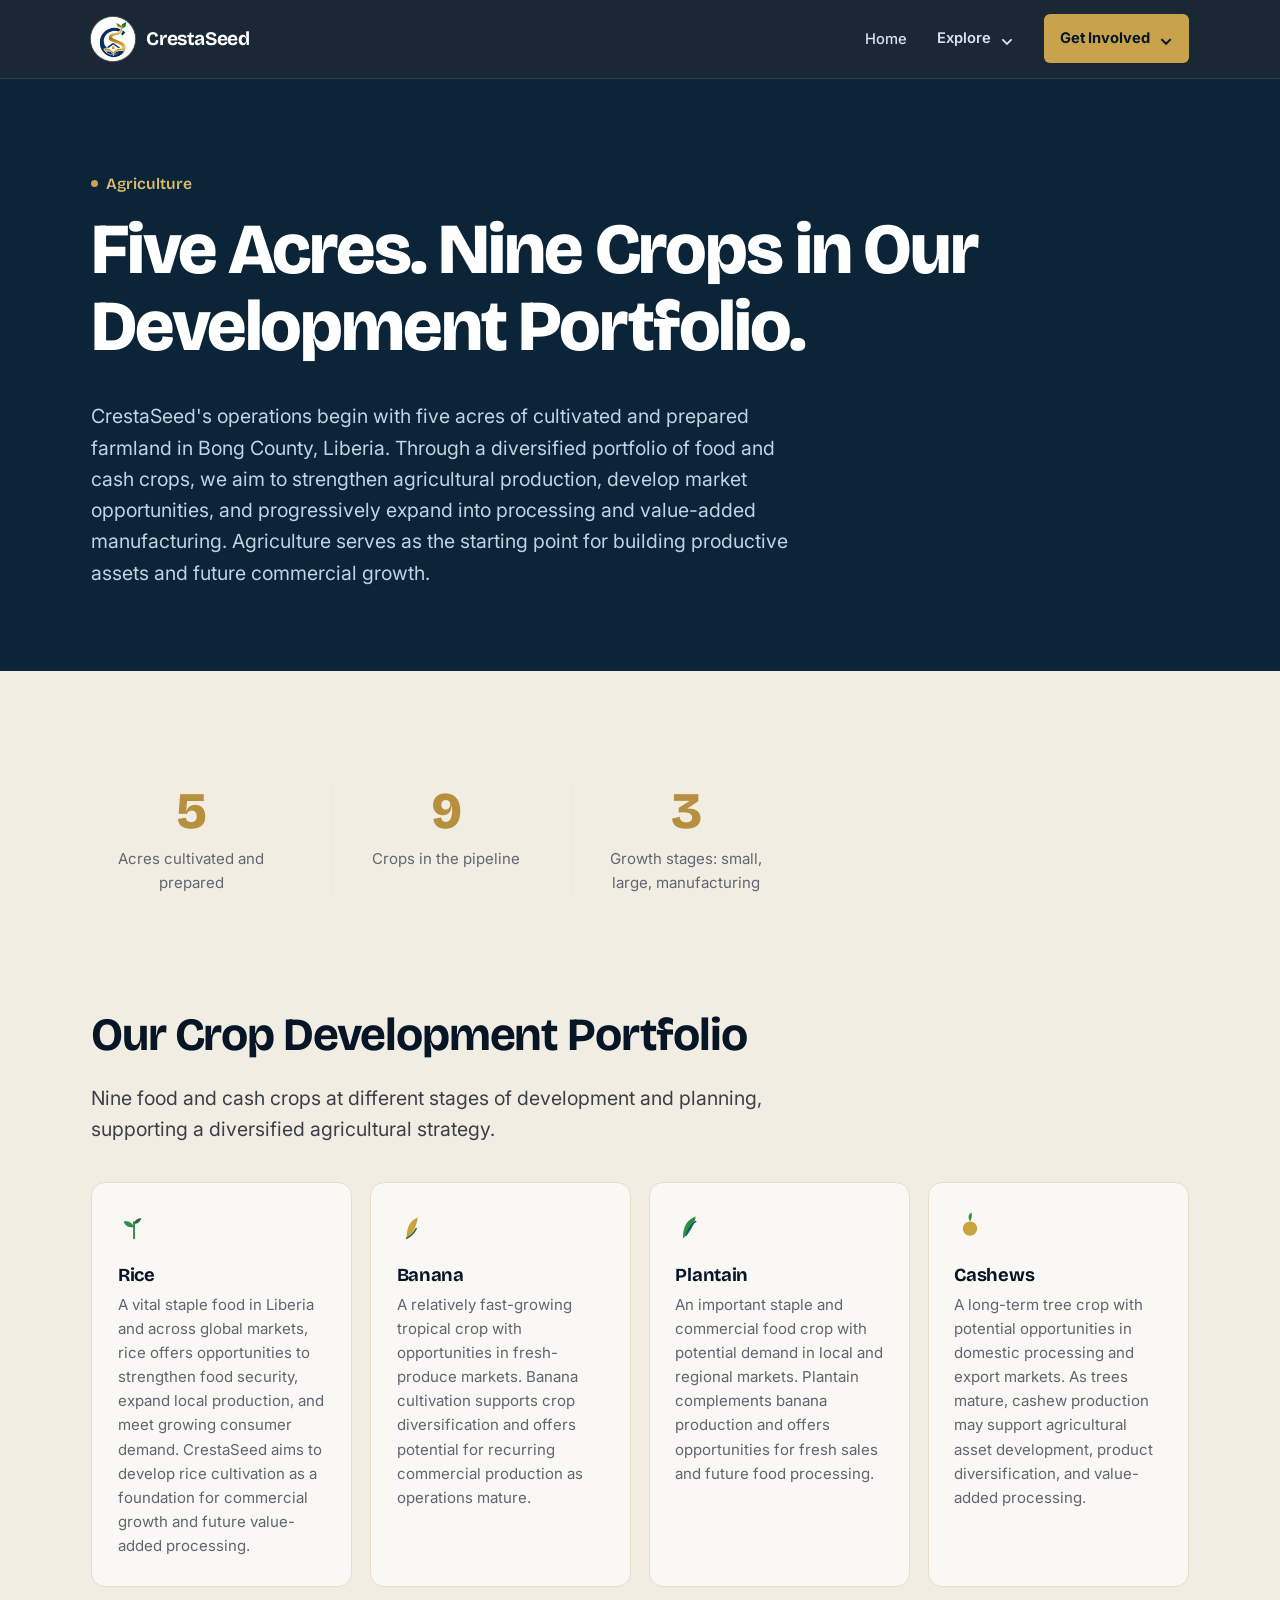
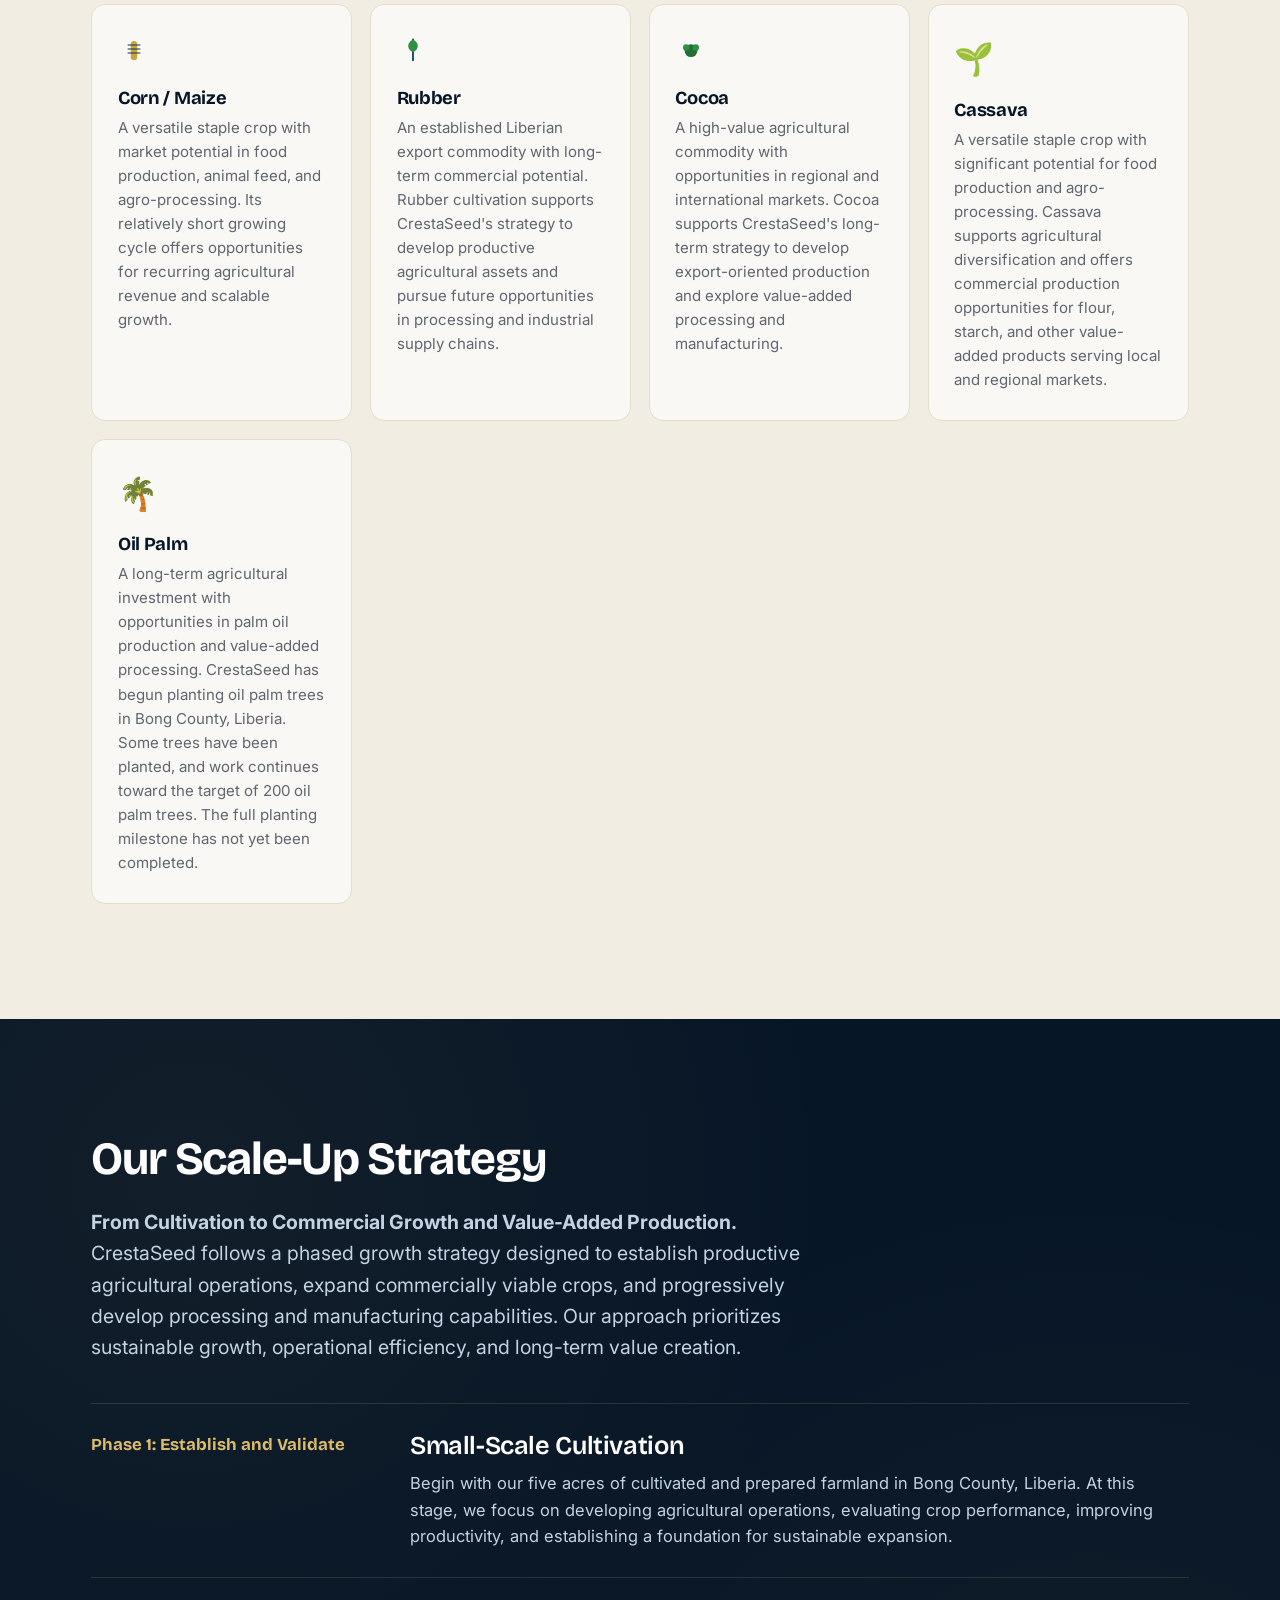
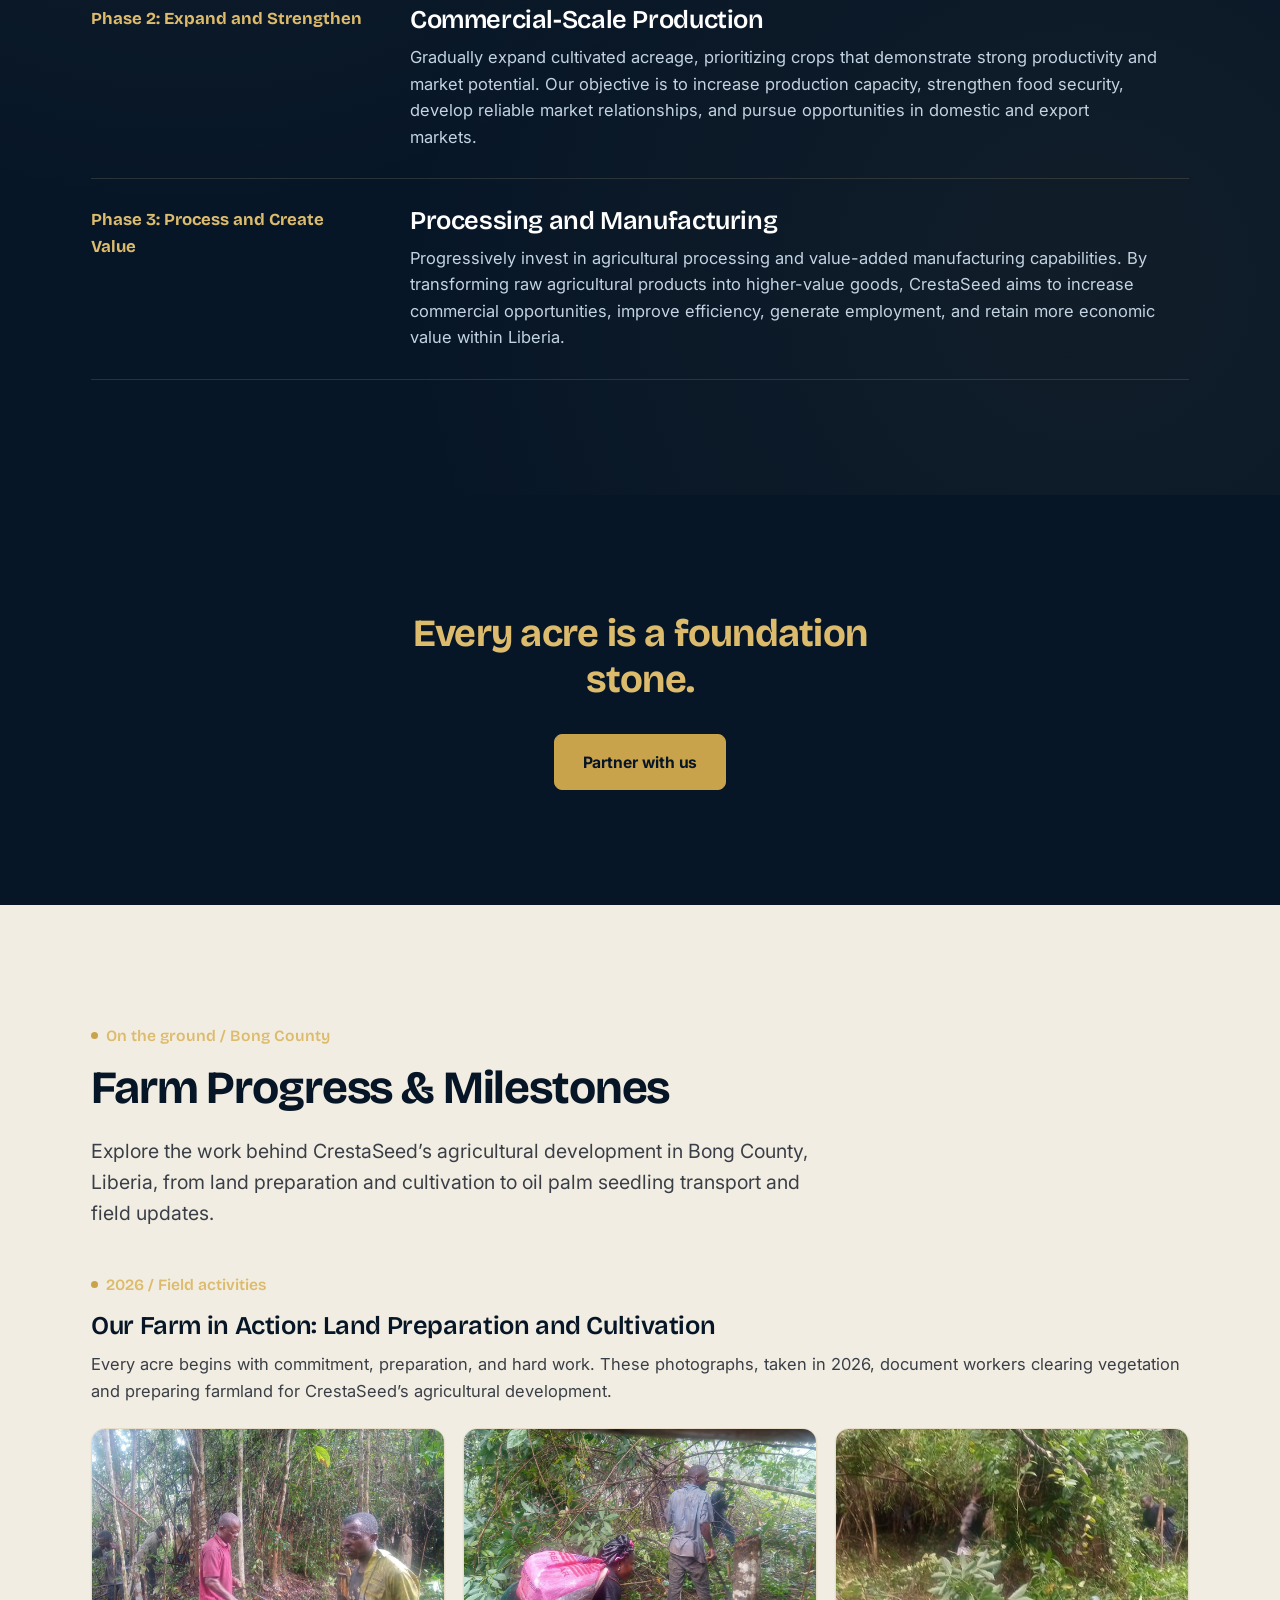
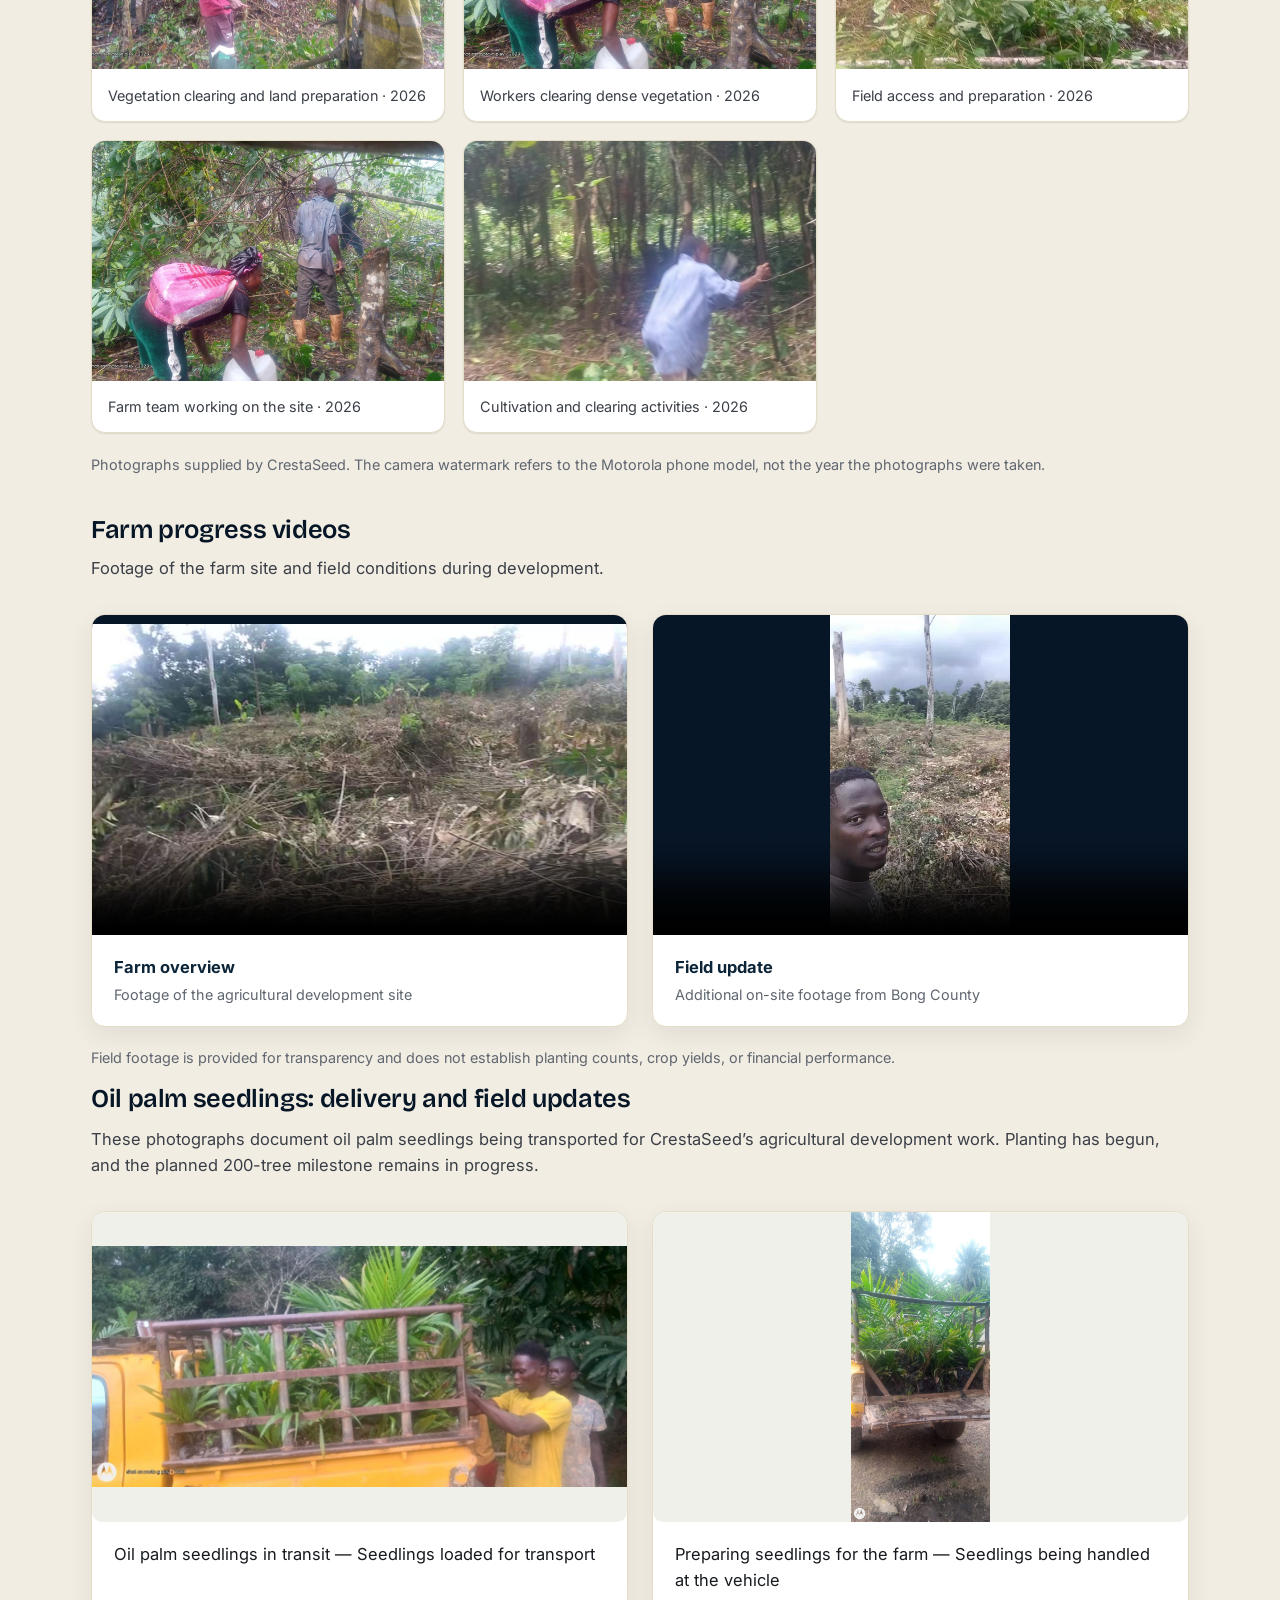
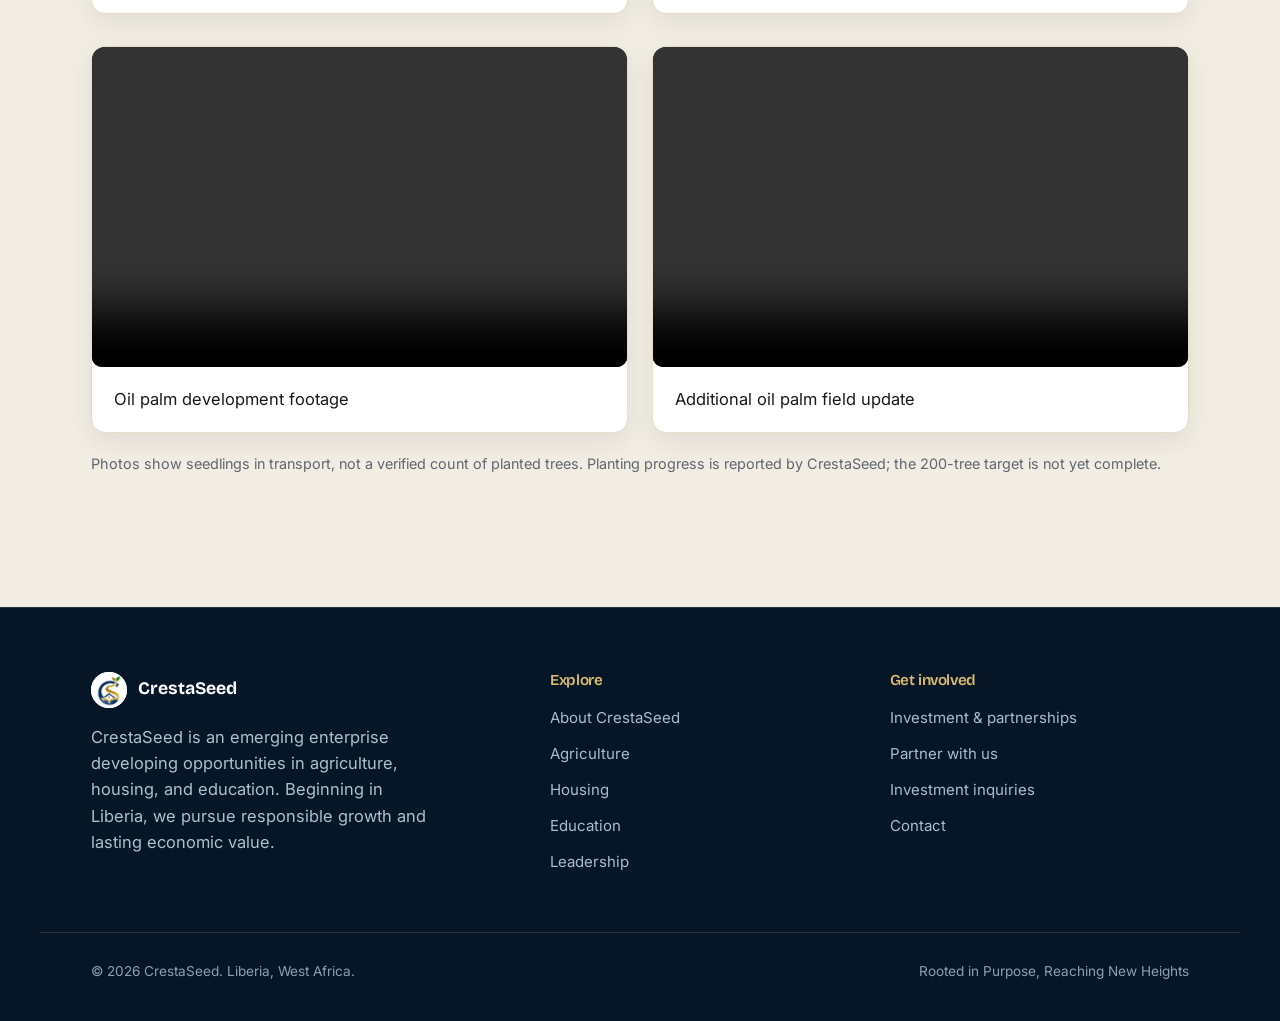
<file: agriculture.html>
<!DOCTYPE html>

<html lang="en">
<head>
<meta charset="utf-8"/>
<meta content="width=device-width, initial-scale=1.0" name="viewport"/>
<meta content="#0f3151" name="theme-color"/>
<meta content="Discover CrestaSeed, an emerging Liberian enterprise developing agriculture, housing, and education through responsible growth and partnerships." name="description"/>
<title>Agriculture | CrestaSeed</title>
<link href="assets/logo_mark.png" rel="icon"/>
<link href="https://fonts.googleapis.com" rel="preconnect"/>
<link crossorigin="" href="https://fonts.gstatic.com" rel="preconnect"/>
<link href="https://fonts.googleapis.com/css2?family=Bricolage+Grotesque:opsz,wght@12..96,400;12..96,500;12..96,600;12..96,700;12..96,800&amp;family=Inter:wght@400;500;600;700&amp;display=swap" rel="stylesheet"/>
<link href="assets/styles.css" rel="stylesheet"/>
<meta content="website" property="og:type"/>
<meta content="CrestaSeed" property="og:site_name"/>
<meta content="Agriculture | CrestaSeed" property="og:title"/>
<meta content="CrestaSeed is developing agriculture, housing, and education in Liberia, beginning with five acres of cultivated and prepared farmland." property="og:description"/>
<meta content="assets/crestaseed-full-logo.jpg" property="og:image"/>
</head>
<body>
<a class="skip-link" href="#main-content">Skip to main content</a>
<header class="site-header">
<nav class="nav">
<a class="brand" href="index.html">
<img alt="" src="assets/logo_mark.png"/>
<span>CrestaSeed</span>
</a>
<button aria-expanded="false" aria-label="Toggle menu" class="nav-toggle" onclick="document.getElementById('navlinks').classList.toggle('open'); this.setAttribute('aria-expanded', document.getElementById('navlinks').classList.contains('open') ? 'true' : 'false');">☰</button>
<ul class="nav-links" id="navlinks">
<li><a href="index.html">Home</a></li>
<li class="nav-dropdown"><details><summary>Explore <span aria-hidden="true">⌄</span></summary><ul class="dropdown-menu">
<li><a href="about.html">About CrestaSeed</a></li>
<li><a href="agriculture.html">Agriculture</a></li>
<li><a href="housing.html">Housing</a></li>
<li><a href="education.html">Education</a></li>
<li><a href="leadership.html">Leadership</a></li>
</ul></details></li>
<li class="nav-dropdown nav-dropdown--involved"><details><summary>Get Involved <span aria-hidden="true">⌄</span></summary><ul class="dropdown-menu"><li><a href="partnerships.html">Investment &amp; Partnerships</a></li>
<li><a href="contact.html#partner-inquiries">Partner With Us</a></li>
<li><a href="partnerships.html#investment">Investment Inquiries</a></li>
<li><a href="contact.html">Contact</a></li>
</ul></details></li>
</ul>
</nav>
</header>
<main id="main-content">
<section class="page-hero" id="agriculture">
<div class="container reveal">
<p class="eyebrow">Agriculture</p>
<h1>Five Acres. Nine Crops in Our Development Portfolio.</h1>
<p class="lede">CrestaSeed's operations begin with five acres of cultivated and prepared farmland in Bong County, Liberia. Through a diversified portfolio of food and cash crops, we aim to strengthen agricultural production, develop market opportunities, and progressively expand into processing and value-added manufacturing. Agriculture serves as the starting point for building productive assets and future commercial growth.</p>
</div>
</section>
<section class="section section--cream">
<div class="container">
<div class="stats reveal" style="grid-template-columns:repeat(auto-fit,minmax(160px,1fr)); max-width:680px;">
<div class="stat cs-card-relative">
<div class="num" data-count-target="5" style="color:#b6903f;">5</div>
<div class="label" style="color:#5f6670;">Acres cultivated and prepared</div>
</div>
<div class="stat cs-card-relative">
<div class="num" data-count-target="9" style="color:#b6903f;">9</div>
<div class="label" style="color:#5f6670;">Crops in the pipeline</div>
</div>
<div class="stat cs-card-relative">
<div class="num" data-count-target="3" style="color:#b6903f;">3</div>
<div class="label" style="color:#5f6670;">Growth stages: small, large, manufacturing</div>
</div>
</div>
</div>
</section>
<section class="section section--cream" style="padding-top:0;">
<div class="container">
<div class="reveal"><h2>Our Crop Development Portfolio</h2>
<p class="lede">Nine food and cash crops at different stages of development and planning, supporting a diversified agricultural strategy.</p></div>
<div class="item-grid reveal reveal-delay-1" style="margin-top:2.25rem;">
<div class="item-card cs-card-relative">
<svg class="item-icon" fill="none" viewbox="0 0 40 40"><path d="M20 34V14" stroke="#2f8f46" stroke-linecap="round" stroke-width="2.4"></path><path d="M20 20c-2-6-8-8-13-7 2 6 7 8 13 7z" fill="#2f8f46"></path><path d="M20 16c1-5 5-7 9-7-1.5 5-4.5 7-9 7z" fill="#256e37"></path></svg>
<h4>Rice</h4>
<p>A vital staple food in Liberia and across global markets, rice offers opportunities to strengthen food security, expand local production, and meet growing consumer demand. CrestaSeed aims to develop rice cultivation as a foundation for commercial growth and future value-added processing.</p>
</div>
<div class="item-card cs-card-relative">
<svg class="item-icon" fill="none" viewbox="0 0 40 40"><path d="M12 34c0-14 4-22 14-26-2 12-6 20-14 26z" fill="#c9a43d"></path><path d="M12 34c4-2 9-6 12-12" stroke="#256e37" stroke-linecap="round" stroke-width="2"></path></svg>
<h4>Banana</h4>
<p>A relatively fast-growing tropical crop with opportunities in fresh-produce markets. Banana cultivation supports crop diversification and offers potential for recurring commercial production as operations mature.</p>
</div>
<div class="item-card cs-card-relative">
<svg class="item-icon" fill="none" viewbox="0 0 40 40"><path d="M10 34c0-15 5-23 16-27-3 13-8 22-16 27z" fill="#2f8f46"></path><path d="M14 30c3-8 7-14 12-17" stroke="#154a76" stroke-linecap="round" stroke-width="1.6"></path></svg>
<h4>Plantain</h4>
<p>An important staple and commercial food crop with potential demand in local and regional markets. Plantain complements banana production and offers opportunities for fresh sales and future food processing.</p>
</div>
<div class="item-card cs-card-relative">
<svg class="item-icon" fill="none" viewbox="0 0 40 40"><circle cx="20" cy="22" fill="#c9a43d" r="9"></circle><path d="M20 13c-3-5-2-9 2-11 1 5-0.5 9-2 11z" fill="#2f8f46"></path></svg>
<h4>Cashews</h4>
<p>A long-term tree crop with potential opportunities in domestic processing and export markets. As trees mature, cashew production may support agricultural asset development, product diversification, and value-added processing.</p>
</div>
<div class="item-card cs-card-relative">
<svg class="item-icon" fill="none" viewbox="0 0 40 40"><rect fill="#c9a43d" height="24" rx="4" width="8" x="16" y="10"></rect><path d="M12 15h16M12 20h16M12 25h16" stroke="#0f3454" stroke-width="1.4"></path></svg>
<h4>Corn / Maize</h4>
<p>A versatile staple crop with market potential in food production, animal feed, and agro-processing. Its relatively short growing cycle offers opportunities for recurring agricultural revenue and scalable growth.</p>
</div>
<div class="item-card cs-card-relative">
<svg class="item-icon" fill="none" viewbox="0 0 40 40"><path d="M20 34V8" stroke="#154a76" stroke-linecap="round" stroke-width="2.4"></path><path d="M20 8c8 4 8 12 0 16-8-4-8-12 0-16z" fill="#2f8f46"></path></svg>
<h4>Rubber</h4>
<p>An established Liberian export commodity with long-term commercial potential. Rubber cultivation supports CrestaSeed's strategy to develop productive agricultural assets and pursue future opportunities in processing and industrial supply chains.</p>
</div>
<div class="item-card cs-card-relative">
<svg class="item-icon" fill="none" viewbox="0 0 40 40"><circle cx="20" cy="22" fill="#256e37" r="8"></circle><circle cx="14" cy="18" fill="#2f8f46" r="4"></circle><circle cx="26" cy="18" fill="#2f8f46" r="4"></circle></svg>
<h4>Cocoa</h4>
<p>A high-value agricultural commodity with opportunities in regional and international markets. Cocoa supports CrestaSeed's long-term strategy to develop export-oriented production and explore value-added processing and manufacturing.</p>
</div>
<div class="item-card"><span aria-hidden="true" class="crop-symbol">🌱</span><h4>Cassava</h4><p>A versatile staple crop with significant potential for food production and agro-processing. Cassava supports agricultural diversification and offers commercial production opportunities for flour, starch, and other value-added products serving local and regional markets.</p></div>
<div class="item-card"><span aria-hidden="true" class="crop-symbol">🌴</span><h4>Oil Palm</h4><p>A long-term agricultural investment with opportunities in palm oil production and value-added processing. CrestaSeed has begun planting oil palm trees in Bong County, Liberia. Some trees have been planted, and work continues toward the target of 200 oil palm trees. The full planting milestone has not yet been completed.</p></div>
</div>
</div>
</section>
<section class="section section--deep">
<div class="container">
<div class="reveal"><h2>Our Scale-Up Strategy</h2>
<p class="lede"><strong>From Cultivation to Commercial Growth and Value-Added Production.</strong> CrestaSeed follows a phased growth strategy designed to establish productive agricultural operations, expand commercially viable crops, and progressively develop processing and manufacturing capabilities. Our approach prioritizes sustainable growth, operational efficiency, and long-term value creation.</p></div>
<div class="scaleline reveal reveal-delay-1" style="margin-top:2.5rem;">
<div class="scale-step">
<span class="phase">Phase 1: Establish and Validate</span>
<div class="scale-step-content"><h3>Small-Scale Cultivation</h3><p style="margin:0;">Begin with our five acres of cultivated and prepared farmland in Bong County, Liberia. At this stage, we focus on developing agricultural operations, evaluating crop performance, improving productivity, and establishing a foundation for sustainable expansion.</p></div>
</div>
<div class="scale-step">
<span class="phase">Phase 2: Expand and Strengthen</span>
<div class="scale-step-content"><h3>Commercial-Scale Production</h3><p style="margin:0;">Gradually expand cultivated acreage, prioritizing crops that demonstrate strong productivity and market potential. Our objective is to increase production capacity, strengthen food security, develop reliable market relationships, and pursue opportunities in domestic and export markets.</p></div>
</div>
<div class="scale-step">
<span class="phase">Phase 3: Process and Create Value</span>
<div class="scale-step-content"><h3>Processing and Manufacturing</h3><p style="margin:0;">Progressively invest in agricultural processing and value-added manufacturing capabilities. By transforming raw agricultural products into higher-value goods, CrestaSeed aims to increase commercial opportunities, improve efficiency, generate employment, and retain more economic value within Liberia.</p></div>
</div>
</div>
</div>
</section>
<section class="banner">
<div class="container reveal">
<p class="tag">Every acre is a foundation stone.</p>
<div class="btn-row" style="justify-content:center; margin-top:2rem;">
<a class="btn btn--gold" href="contact.html">Partner with us</a>
</div>
</div>
</section>
<section aria-labelledby="farm-footage-heading" class="section section--cream">
<div class="container"><p class="eyebrow">On the ground / Bong County</p><h2 id="farm-footage-heading">Farm Progress &amp; Milestones</h2>
<p class="lede">Explore the work behind CrestaSeed’s agricultural development in Bong County, Liberia, from land preparation and cultivation to oil palm seedling transport and field updates.</p>
<div class="farm-gallery-section" id="land-preparation"><p class="eyebrow">2026 / Field activities</p><h3>Our Farm in Action: Land Preparation and Cultivation</h3><p>Every acre begins with commitment, preparation, and hard work. These photographs, taken in 2026, document workers clearing vegetation and preparing farmland for CrestaSeed’s agricultural development.</p><div class="farm-photo-grid"><figure class="farm-photo-card"><img alt="CrestaSeed farmland preparation in 2026: vegetation clearing and land preparation" loading="lazy" src="assets/images/land-preparation-2026-1.jpg"/><figcaption>Vegetation clearing and land preparation · 2026</figcaption></figure><figure class="farm-photo-card"><img alt="CrestaSeed farmland preparation in 2026: workers clearing dense vegetation" loading="lazy" src="assets/images/land-preparation-2026-2.jpg"/><figcaption>Workers clearing dense vegetation · 2026</figcaption></figure><figure class="farm-photo-card"><img alt="CrestaSeed farmland preparation in 2026: field access and preparation" loading="lazy" src="assets/images/land-preparation-2026-3.jpg"/><figcaption>Field access and preparation · 2026</figcaption></figure><figure class="farm-photo-card"><img alt="CrestaSeed farmland preparation in 2026: farm team working on the site" loading="lazy" src="assets/images/land-preparation-2026-4.jpg"/><figcaption>Farm team working on the site · 2026</figcaption></figure><figure class="farm-photo-card"><img alt="CrestaSeed farmland preparation in 2026: cultivation and clearing activities" loading="lazy" src="assets/images/land-preparation-2026-5.jpg"/><figcaption>Cultivation and clearing activities · 2026</figcaption></figure></div><p class="farm-video-note">Photographs supplied by CrestaSeed. The camera watermark refers to the Motorola phone model, not the year the photographs were taken.</p></div><div class="farm-gallery-section"><h3>Farm progress videos</h3><p>Footage of the farm site and field conditions during development.</p></div><div class="farm-video-grid">
<figure class="farm-video-card"><video aria-label="Video of CrestaSeed farm land overview" controls="" playsinline="" poster="assets/images/farm-overview-poster.jpg" preload="none"><source src="assets/videos/farm-overview.mp4" type="video/mp4"/>Your browser does not support embedded video.</video><figcaption><strong>Farm overview</strong><span>Footage of the agricultural development site</span></figcaption></figure>
<figure class="farm-video-card"><video aria-label="Second field update video from CrestaSeed farm" controls="" playsinline="" poster="assets/images/farm-field-poster.jpg" preload="none"><source src="assets/videos/farm-field-update.mp4" type="video/mp4"/>Your browser does not support embedded video.</video><figcaption><strong>Field update</strong><span>Additional on-site footage from Bong County</span></figcaption></figure>
</div><p class="farm-video-note">Field footage is provided for transparency and does not establish planting counts, crop yields, or financial performance.</p>
<h3>Oil palm seedlings: delivery and field updates</h3><p>These photographs document oil palm seedlings being transported for CrestaSeed’s agricultural development work. Planting has begun, and the planned 200-tree milestone remains in progress.</p><div class="farm-video-grid"><figure class="farm-video-card"><img alt="Seedlings loaded for transport" loading="lazy" src="assets/images/oil-palm-seedlings-transport.jpg" style="width:100%;height:310px;object-fit:contain;background:#eef0e9;border-radius:10px"/><figcaption>Oil palm seedlings in transit — Seedlings loaded for transport</figcaption></figure><figure class="farm-video-card"><img alt="Seedlings being handled at the vehicle" loading="lazy" src="assets/images/oil-palm-seedlings-delivery.jpg" style="width:100%;height:310px;object-fit:contain;background:#eef0e9;border-radius:10px"/><figcaption>Preparing seedlings for the farm — Seedlings being handled at the vehicle</figcaption></figure></div><div class="farm-video-grid"><figure class="farm-video-card"><video aria-label="Oil palm development footage" controls="" playsinline="" preload="none" style="width:100%;border-radius:10px"><source src="assets/videos/oil-palm-field-clip.mp4" type="video/mp4"/></video><figcaption>Oil palm development footage</figcaption></figure><figure class="farm-video-card"><video aria-label="Additional oil palm field update" controls="" playsinline="" preload="none" style="width:100%;border-radius:10px"><source src="assets/videos/oil-palm-planting-update.mp4" type="video/mp4"/></video><figcaption>Additional oil palm field update</figcaption></figure></div><p class="farm-video-note">Photos show seedlings in transport, not a verified count of planted trees. Planting progress is reported by CrestaSeed; the 200-tree target is not yet complete.</p></div></section>
</main>
<footer class="site-footer">
<div class="container footer-grid">
<div>
<div class="footer-brand">
<img alt="" src="assets/logo_mark.png"/>
<span>CrestaSeed</span>
</div>
<p style="color:#aebfce; max-width:34ch;">CrestaSeed is an emerging enterprise developing opportunities in agriculture, housing, and education. Beginning in Liberia, we pursue responsible growth and lasting economic value.</p>
<div class="social-row">
</div>
</div>
<div>
<h4>Explore</h4>
<ul>
<li><a href="about.html">About CrestaSeed</a></li>
<li><a href="agriculture.html">Agriculture</a></li>
<li><a href="housing.html">Housing</a></li>
<li><a href="education.html">Education</a></li>
<li><a href="leadership.html">Leadership</a></li>
</ul>
</div>
<div>
<h4>Get involved</h4>
<ul><li><a href="partnerships.html">Investment &amp; partnerships</a></li>
<li><a href="contact.html#partner-inquiries">Partner with us</a></li>
<li><a href="partnerships.html#investment">Investment inquiries</a></li>
<li><a href="contact.html">Contact</a></li>
</ul>
</div>
</div>
<div class="container footer-bottom">
<span>© 2026 CrestaSeed. Liberia, West Africa.</span>
<span>Rooted in Purpose, Reaching New Heights</span>
</div>
</footer>
<script>
(function(){
  "use strict";

  var reduceMotion = window.matchMedia('(prefers-reduced-motion: reduce)').matches;

  /* ---------- Scroll reveal ---------- */
  /* Content is visible by default in the CSS (safe fallback). We only
     ever hide it once we've actually set up a working reveal system,
     and we always add a timed failsafe so nothing can stay hidden
     forever even if an observer somehow never fires for an element. */
  var revealEls = document.querySelectorAll('.reveal');
  if (reduceMotion || !('IntersectionObserver' in window) || !revealEls.length) {
    revealEls.forEach(function(el){ el.classList.add('in-view'); });
  } else {
    document.body.classList.add('js-reveal-ready');
    var revealObserver = new IntersectionObserver(function(entries){
      entries.forEach(function(entry){
        if (entry.isIntersecting) {
          entry.target.classList.add('in-view');
          revealObserver.unobserve(entry.target);
        }
      });
    }, { threshold: 0.15, rootMargin: '0px 0px -40px 0px' });
    revealEls.forEach(function(el){ revealObserver.observe(el); });
    // Failsafe: if anything hasn't revealed itself within 2 seconds
    // (an odd viewport, a capture tool, a missed intersection), show
    // it anyway rather than leave it invisible indefinitely.
    setTimeout(function(){
      revealEls.forEach(function(el){ el.classList.add('in-view'); });
    }, 2000);
  }

  /* ---------- Animated stat count-up ---------- */
  var statEls = document.querySelectorAll('.stat .num[data-count-target]');
  function animateCount(el){
    var target = parseFloat(el.getAttribute('data-count-target'));
    if (isNaN(target)) return;
    var suffix = el.getAttribute('data-count-suffix') || '';
    if (reduceMotion) { el.textContent = target + suffix; return; }
    var duration = 1100, start = null;
    el.textContent = '0' + suffix;
    function step(ts){
      if (!start) start = ts;
      var progress = Math.min((ts - start) / duration, 1);
      var eased = 1 - Math.pow(1 - progress, 3);
      var value = Math.round(target * eased);
      el.textContent = value + suffix;
      if (progress < 1) requestAnimationFrame(step);
      else el.textContent = target + suffix;
    }
    requestAnimationFrame(step);
  }
  if (statEls.length) {
    if ('IntersectionObserver' in window) {
      var statObserver = new IntersectionObserver(function(entries){
        entries.forEach(function(entry){
          if (entry.isIntersecting) {
            animateCount(entry.target);
            statObserver.unobserve(entry.target);
          }
        });
      }, { threshold: 0.4 });
      statEls.forEach(function(el){ statObserver.observe(el); });
    } else {
      statEls.forEach(animateCount);
    }
  }

  /* ---------- Contact form: live validation feedback ---------- */
  var form = document.querySelector('.js-contact-form');
  if (form) {
    var fields = form.querySelectorAll('input[required], textarea[required]');
    fields.forEach(function(field){
      field.addEventListener('blur', function(){ validateField(field); });
      field.addEventListener('input', function(){
        if (field.classList.contains('field-invalid')) validateField(field);
      });
    });
    function validateField(field){
      var valid = field.checkValidity() && field.value.trim().length > 0;
      field.classList.toggle('field-invalid', !valid);
      field.classList.toggle('field-valid', valid);
    }
    form.addEventListener('submit', function(e){
      e.preventDefault();
      var allValid = true;
      fields.forEach(function(field){ validateField(field); if (!field.checkValidity() || !field.value.trim()) allValid = false; });
      var note = form.querySelector('.form-note');
      if (!note) {
        note = document.createElement('p');
        note.className = 'form-note';
        form.appendChild(note);
      }
      if (allValid) {
        note.textContent = "Your email application will open with a prepared message. Please send it there to complete your inquiry.";
        note.classList.add('form-note--warn');
      } else {
        note.textContent = 'Please fill in the required fields above.';
        note.classList.remove('form-note--warn');
      }
    });
  }

  /* ---------- Lightbox: click a photo to enlarge it ---------- */
  var lightboxImgs = document.querySelectorAll('.js-lightbox');
  if (lightboxImgs.length) {
    var overlay = document.createElement('div');
    overlay.id = 'cs-lightbox';
    var overlayImg = document.createElement('img');
    var closeBtn = document.createElement('button');
    closeBtn.id = 'cs-lightbox-close';
    closeBtn.type = 'button';
    closeBtn.setAttribute('aria-label', 'Close');
    closeBtn.textContent = '\u00d7';
    overlay.appendChild(overlayImg);
    overlay.appendChild(closeBtn);
    document.body.appendChild(overlay);

    function openLightbox(src, alt){
      overlayImg.src = src;
      overlayImg.alt = alt || '';
      overlay.classList.add('open');
    }
    function closeLightbox(){ overlay.classList.remove('open'); }

    lightboxImgs.forEach(function(img){
      img.addEventListener('click', function(){ openLightbox(img.src, img.alt); });
    });
    overlay.addEventListener('click', function(e){ if (e.target === overlay) closeLightbox(); });
    closeBtn.addEventListener('click', closeLightbox);
    document.addEventListener('keydown', function(e){ if (e.key === 'Escape') closeLightbox(); });
  }

  /* ---------- Back to top ---------- */
  var backTop = document.createElement('button');
  backTop.id = 'cs-back-top';
  backTop.type = 'button';
  backTop.setAttribute('aria-label', 'Back to top');
  backTop.textContent = '\u2191';
  document.body.appendChild(backTop);
  backTop.addEventListener('click', function(){
    window.scrollTo({ top: 0, behavior: reduceMotion ? 'auto' : 'smooth' });
  });
  window.addEventListener('scroll', function(){
    backTop.classList.toggle('show', window.scrollY > 600);
  }, { passive: true });
})();

</script>
<script>
/* Keep navigation menus predictable on desktop and mobile. */
document.addEventListener('click', function(event) {
  document.querySelectorAll('.nav-dropdown details[open]').forEach(function(menu) {
    if (!menu.contains(event.target)) menu.open = false;
  });
});
document.addEventListener('keydown', function(event) {
  if (event.key === 'Escape') {
    document.querySelectorAll('.nav-dropdown details[open]').forEach(function(menu) { menu.open = false; });
    var toggle = document.querySelector('.nav-toggle');
    var links = document.getElementById('navlinks');
    if (toggle && links && links.classList.contains('open')) {
      links.classList.remove('open'); toggle.setAttribute('aria-expanded', 'false'); toggle.focus();
    }
  }
});
document.querySelectorAll('.nav-dropdown details').forEach(function(menu) {
  menu.addEventListener('toggle', function() {
    if (menu.open) document.querySelectorAll('.nav-dropdown details').forEach(function(other) { if (other !== menu) other.open = false; });
  });
});
</script>
</body>
</html>
</file>
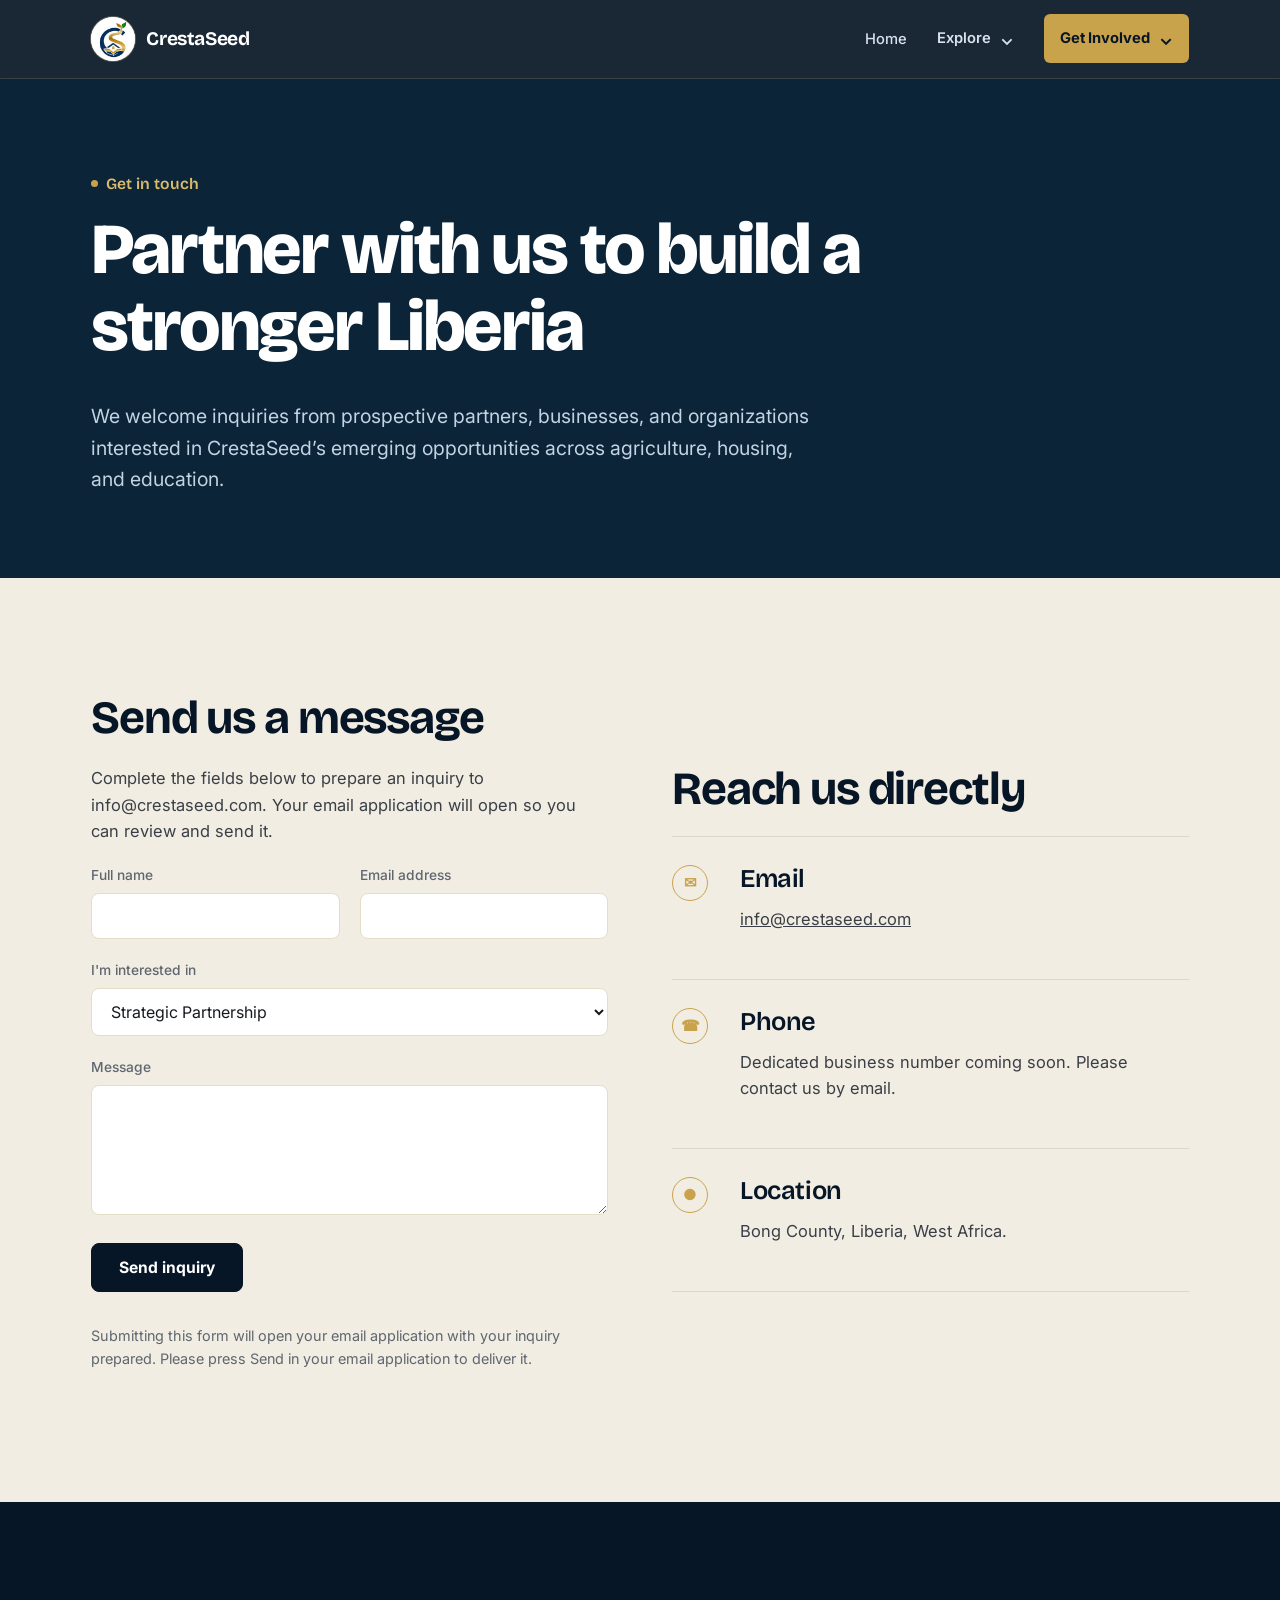
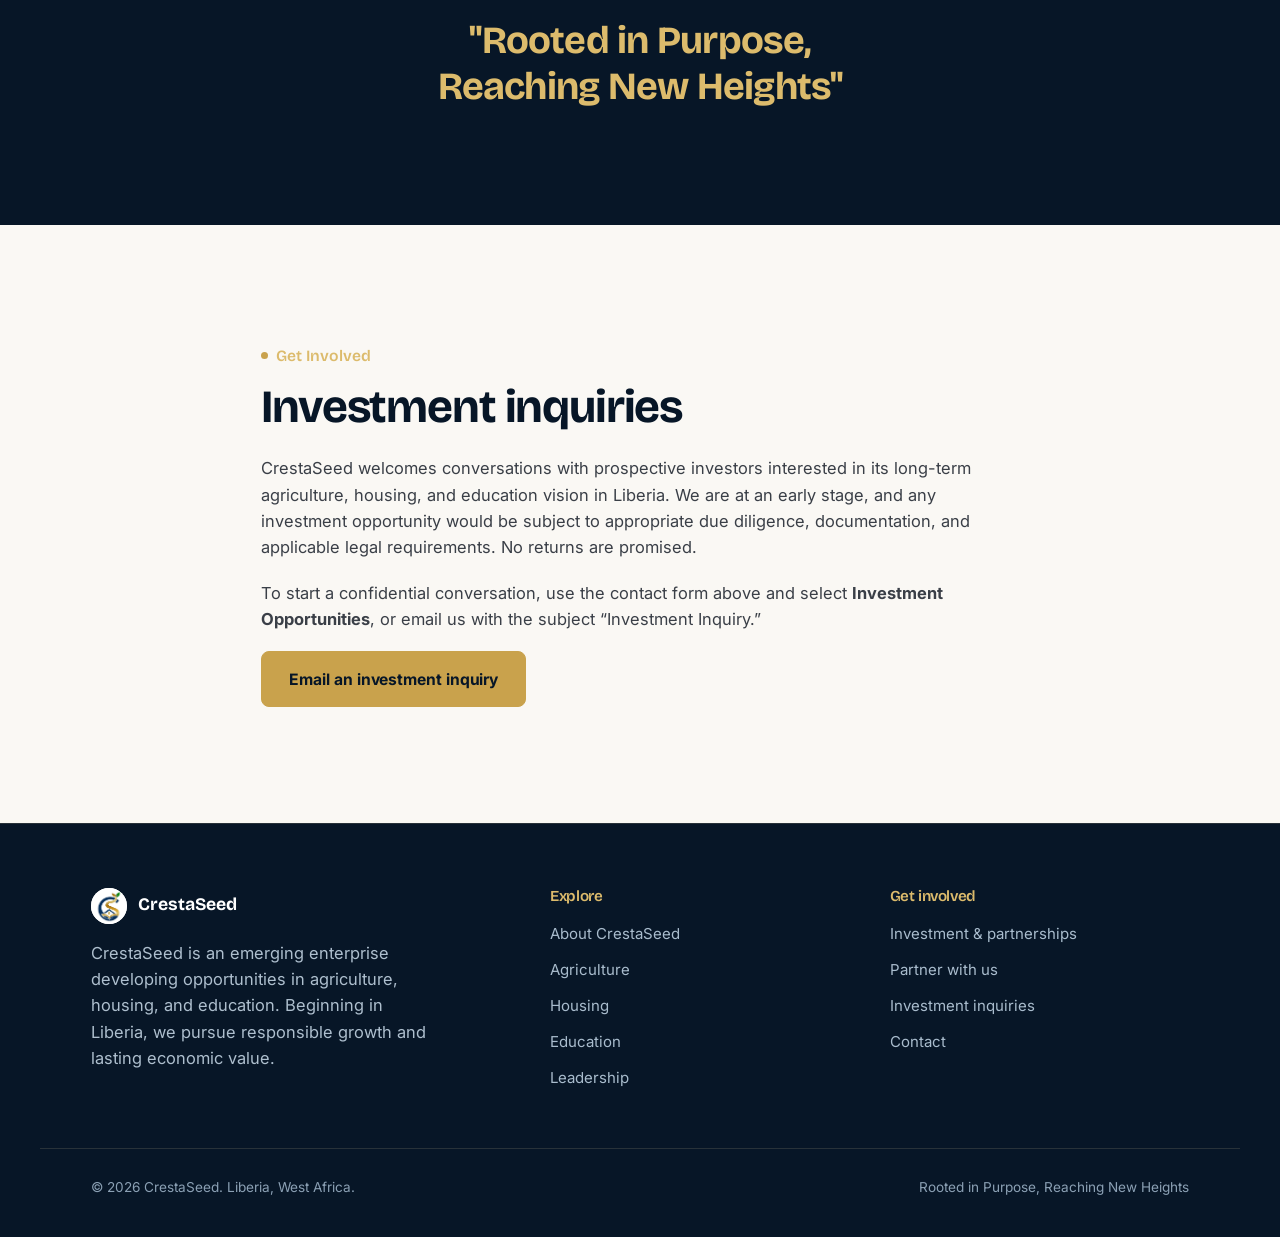
<file: contact.html>
<!DOCTYPE html>

<html lang="en">
<head>
<meta charset="utf-8"/>
<meta content="width=device-width, initial-scale=1.0" name="viewport"/>
<meta content="#0f3151" name="theme-color"/>
<meta content="Discover CrestaSeed, an emerging Liberian enterprise developing agriculture, housing, and education through responsible growth and partnerships." name="description"/>
<title>Contact | CrestaSeed</title>
<link href="assets/logo_mark.png" rel="icon"/>
<link href="https://fonts.googleapis.com" rel="preconnect"/>
<link crossorigin="" href="https://fonts.gstatic.com" rel="preconnect"/>
<link href="https://fonts.googleapis.com/css2?family=Bricolage+Grotesque:opsz,wght@12..96,400;12..96,500;12..96,600;12..96,700;12..96,800&amp;family=Inter:wght@400;500;600;700&amp;display=swap" rel="stylesheet"/>
<link href="assets/styles.css" rel="stylesheet"/>
<meta content="website" property="og:type"/>
<meta content="CrestaSeed" property="og:site_name"/>
<meta content="Contact | CrestaSeed" property="og:title"/>
<meta content="CrestaSeed is developing agriculture, housing, and education in Liberia, beginning with five acres of cultivated and prepared farmland." property="og:description"/>
<meta content="assets/crestaseed-full-logo.jpg" property="og:image"/>
</head>
<body>
<a class="skip-link" href="#main-content">Skip to main content</a>
<header class="site-header">
<nav class="nav">
<a class="brand" href="index.html">
<img alt="" src="assets/logo_mark.png"/>
<span>CrestaSeed</span>
</a>
<button aria-expanded="false" aria-label="Toggle menu" class="nav-toggle" onclick="document.getElementById('navlinks').classList.toggle('open'); this.setAttribute('aria-expanded', document.getElementById('navlinks').classList.contains('open') ? 'true' : 'false');">☰</button>
<ul class="nav-links" id="navlinks">
<li><a href="index.html">Home</a></li>
<li class="nav-dropdown"><details><summary>Explore <span aria-hidden="true">⌄</span></summary><ul class="dropdown-menu">
<li><a href="about.html">About CrestaSeed</a></li>
<li><a href="agriculture.html">Agriculture</a></li>
<li><a href="housing.html">Housing</a></li>
<li><a href="education.html">Education</a></li>
<li><a href="leadership.html">Leadership</a></li>
</ul></details></li>
<li class="nav-dropdown nav-dropdown--involved"><details><summary>Get Involved <span aria-hidden="true">⌄</span></summary><ul class="dropdown-menu"><li><a href="partnerships.html">Investment &amp; Partnerships</a></li>
<li><a href="contact.html#partner-inquiries">Partner With Us</a></li>
<li><a href="partnerships.html#investment">Investment Inquiries</a></li>
<li><a href="contact.html">Contact</a></li>
</ul></details></li>
</ul>
</nav>
</header>
<main id="main-content">
<section class="page-hero" id="contact">
<div class="container reveal">
<p class="eyebrow">Get in touch</p>
<h1>Partner with us to build a stronger Liberia</h1>
<p class="lede">We welcome inquiries from prospective partners, businesses, and organizations interested in CrestaSeed’s emerging opportunities across agriculture, housing, and education.</p>
</div>
</section>
<section class="section section--cream">
<div class="container split">
<div class="reveal">
<h2 id="partner-inquiries">Send us a message</h2>
<p>Complete the fields below to prepare an inquiry to info@crestaseed.com. Your email application will open so you can review and send it.</p>
<form action="mailto:info@crestaseed.com" class="form-grid js-contact-form" method="post" novalidate="">
<div class="form-row">
<div><label for="name">Full name</label><input id="name" name="name" required="" type="text"/></div>
<div><label for="email">Email address</label><input id="email" name="email" required="" type="email"/></div>
</div>
<div>
<label for="interest">I'm interested in</label>
<select id="interest" name="interest"><option>Strategic Partnership</option><option>Investment Opportunities</option><option>Agricultural Collaboration</option><option>Housing Development</option><option>Education and Skills Development</option><option>Business and Commercial Opportunities</option><option>General Inquiry</option></select>
</div>
<div><label for="message">Message</label><textarea id="message" name="message" required=""></textarea></div>
<div><button class="btn btn--dark" type="submit">Send inquiry</button></div>
<div aria-hidden="true" class="hp-field"><label for="company_website">Leave this field empty</label><input autocomplete="off" id="company_website" name="company_website" tabindex="-1" type="text"/></div><p aria-live="polite" class="form-note" id="submission-status" role="status">Submitting this form will open your email application with your inquiry prepared. Please press Send in your email application to deliver it.</p></form>
</div>
<div class="reveal reveal-delay-1">
<h2>Reach us directly</h2>
<div class="value-list">
<div class="value-row"><span class="mark">✉</span><div><h3>Email</h3><p><a href="mailto:info@crestaseed.com">info@crestaseed.com</a> </p></div></div>
<div class="value-row"><span class="mark">☎</span><div><h3>Phone</h3><p>Dedicated business number coming soon. Please contact us by email.</p></div></div>
<div class="value-row"><span class="mark">●</span><div><h3>Location</h3><p>Bong County, Liberia, West Africa.</p></div></div>
</div>
<div class="value-row-photo" style="margin-top:1.5rem;">
</div>
</div>
</div>
</section>
<section class="banner">
<div class="container reveal">
<p class="tag">"<span>Rooted in Purpose, Reaching New Heights</span>"</p>
</div>
</section>
<section aria-labelledby="investment-heading" class="section" id="investment-inquiries">
<div class="container" style="max-width:860px">
<p class="eyebrow">Get Involved</p>
<h2 id="investment-heading">Investment inquiries</h2>
<p>CrestaSeed welcomes conversations with prospective investors interested in its long-term agriculture, housing, and education vision in Liberia. We are at an early stage, and any investment opportunity would be subject to appropriate due diligence, documentation, and applicable legal requirements. No returns are promised.</p>
<p>To start a confidential conversation, use the contact form above and select <strong>Investment Opportunities</strong>, or email us with the subject “Investment Inquiry.”</p>
<a class="btn btn--gold" href="mailto:info@crestaseed.com?subject=Investment%20Inquiry">Email an investment inquiry</a>
</div>
</section>
</main>
<footer class="site-footer">
<div class="container footer-grid">
<div>
<div class="footer-brand">
<img alt="" src="assets/logo_mark.png"/>
<span>CrestaSeed</span>
</div>
<p style="color:#aebfce; max-width:34ch;">CrestaSeed is an emerging enterprise developing opportunities in agriculture, housing, and education. Beginning in Liberia, we pursue responsible growth and lasting economic value.</p>
<div class="social-row">
</div>
</div>
<div>
<h4>Explore</h4>
<ul>
<li><a href="about.html">About CrestaSeed</a></li>
<li><a href="agriculture.html">Agriculture</a></li>
<li><a href="housing.html">Housing</a></li>
<li><a href="education.html">Education</a></li>
<li><a href="leadership.html">Leadership</a></li>
</ul>
</div>
<div>
<h4>Get involved</h4>
<ul><li><a href="partnerships.html">Investment &amp; partnerships</a></li>
<li><a href="contact.html#partner-inquiries">Partner with us</a></li>
<li><a href="partnerships.html#investment">Investment inquiries</a></li>
<li><a href="contact.html">Contact</a></li>
</ul>
</div>
</div>
<div class="container footer-bottom">
<span>© 2026 CrestaSeed. Liberia, West Africa.</span>
<span>Rooted in Purpose, Reaching New Heights</span>
</div>
</footer>
<script>
(function(){
  "use strict";

  var reduceMotion = window.matchMedia('(prefers-reduced-motion: reduce)').matches;

  /* ---------- Scroll reveal ---------- */
  /* Content is visible by default in the CSS (safe fallback). We only
     ever hide it once we've actually set up a working reveal system,
     and we always add a timed failsafe so nothing can stay hidden
     forever even if an observer somehow never fires for an element. */
  var revealEls = document.querySelectorAll('.reveal');
  if (reduceMotion || !('IntersectionObserver' in window) || !revealEls.length) {
    revealEls.forEach(function(el){ el.classList.add('in-view'); });
  } else {
    document.body.classList.add('js-reveal-ready');
    var revealObserver = new IntersectionObserver(function(entries){
      entries.forEach(function(entry){
        if (entry.isIntersecting) {
          entry.target.classList.add('in-view');
          revealObserver.unobserve(entry.target);
        }
      });
    }, { threshold: 0.15, rootMargin: '0px 0px -40px 0px' });
    revealEls.forEach(function(el){ revealObserver.observe(el); });
    // Failsafe: if anything hasn't revealed itself within 2 seconds
    // (an odd viewport, a capture tool, a missed intersection), show
    // it anyway rather than leave it invisible indefinitely.
    setTimeout(function(){
      revealEls.forEach(function(el){ el.classList.add('in-view'); });
    }, 2000);
  }

  /* ---------- Animated stat count-up ---------- */
  var statEls = document.querySelectorAll('.stat .num[data-count-target]');
  function animateCount(el){
    var target = parseFloat(el.getAttribute('data-count-target'));
    if (isNaN(target)) return;
    var suffix = el.getAttribute('data-count-suffix') || '';
    if (reduceMotion) { el.textContent = target + suffix; return; }
    var duration = 1100, start = null;
    el.textContent = '0' + suffix;
    function step(ts){
      if (!start) start = ts;
      var progress = Math.min((ts - start) / duration, 1);
      var eased = 1 - Math.pow(1 - progress, 3);
      var value = Math.round(target * eased);
      el.textContent = value + suffix;
      if (progress < 1) requestAnimationFrame(step);
      else el.textContent = target + suffix;
    }
    requestAnimationFrame(step);
  }
  if (statEls.length) {
    if ('IntersectionObserver' in window) {
      var statObserver = new IntersectionObserver(function(entries){
        entries.forEach(function(entry){
          if (entry.isIntersecting) {
            animateCount(entry.target);
            statObserver.unobserve(entry.target);
          }
        });
      }, { threshold: 0.4 });
      statEls.forEach(function(el){ statObserver.observe(el); });
    } else {
      statEls.forEach(animateCount);
    }
  }

  /* ---------- Lightbox: click a photo to enlarge it ---------- */
  var lightboxImgs = document.querySelectorAll('.js-lightbox');
  if (lightboxImgs.length) {
    var overlay = document.createElement('div');
    overlay.id = 'cs-lightbox';
    var overlayImg = document.createElement('img');
    var closeBtn = document.createElement('button');
    closeBtn.id = 'cs-lightbox-close';
    closeBtn.type = 'button';
    closeBtn.setAttribute('aria-label', 'Close');
    closeBtn.textContent = '\u00d7';
    overlay.appendChild(overlayImg);
    overlay.appendChild(closeBtn);
    document.body.appendChild(overlay);

    function openLightbox(src, alt){
      overlayImg.src = src;
      overlayImg.alt = alt || '';
      overlay.classList.add('open');
    }
    function closeLightbox(){ overlay.classList.remove('open'); }

    lightboxImgs.forEach(function(img){
      img.addEventListener('click', function(){ openLightbox(img.src, img.alt); });
    });
    overlay.addEventListener('click', function(e){ if (e.target === overlay) closeLightbox(); });
    closeBtn.addEventListener('click', closeLightbox);
    document.addEventListener('keydown', function(e){ if (e.key === 'Escape') closeLightbox(); });
  }

  /* ---------- Back to top ---------- */
  var backTop = document.createElement('button');
  backTop.id = 'cs-back-top';
  backTop.type = 'button';
  backTop.setAttribute('aria-label', 'Back to top');
  backTop.textContent = '\u2191';
  document.body.appendChild(backTop);
  backTop.addEventListener('click', function(){
    window.scrollTo({ top: 0, behavior: reduceMotion ? 'auto' : 'smooth' });
  });
  window.addEventListener('scroll', function(){
    backTop.classList.toggle('show', window.scrollY > 600);
  }, { passive: true });
})();

</script>
<script>
/* Keep navigation menus predictable on desktop and mobile. */
document.addEventListener('click', function(event) {
  document.querySelectorAll('.nav-dropdown details[open]').forEach(function(menu) {
    if (!menu.contains(event.target)) menu.open = false;
  });
});
document.addEventListener('keydown', function(event) {
  if (event.key === 'Escape') {
    document.querySelectorAll('.nav-dropdown details[open]').forEach(function(menu) { menu.open = false; });
    var toggle = document.querySelector('.nav-toggle');
    var links = document.getElementById('navlinks');
    if (toggle && links && links.classList.contains('open')) {
      links.classList.remove('open'); toggle.setAttribute('aria-expanded', 'false'); toggle.focus();
    }
  }
});
document.querySelectorAll('.nav-dropdown details').forEach(function(menu) {
  menu.addEventListener('toggle', function() {
    if (menu.open) document.querySelectorAll('.nav-dropdown details').forEach(function(other) { if (other !== menu) other.open = false; });
  });
});
</script>
<script defer="" src="assets/contact.js"></script></body>
</html>
</file>
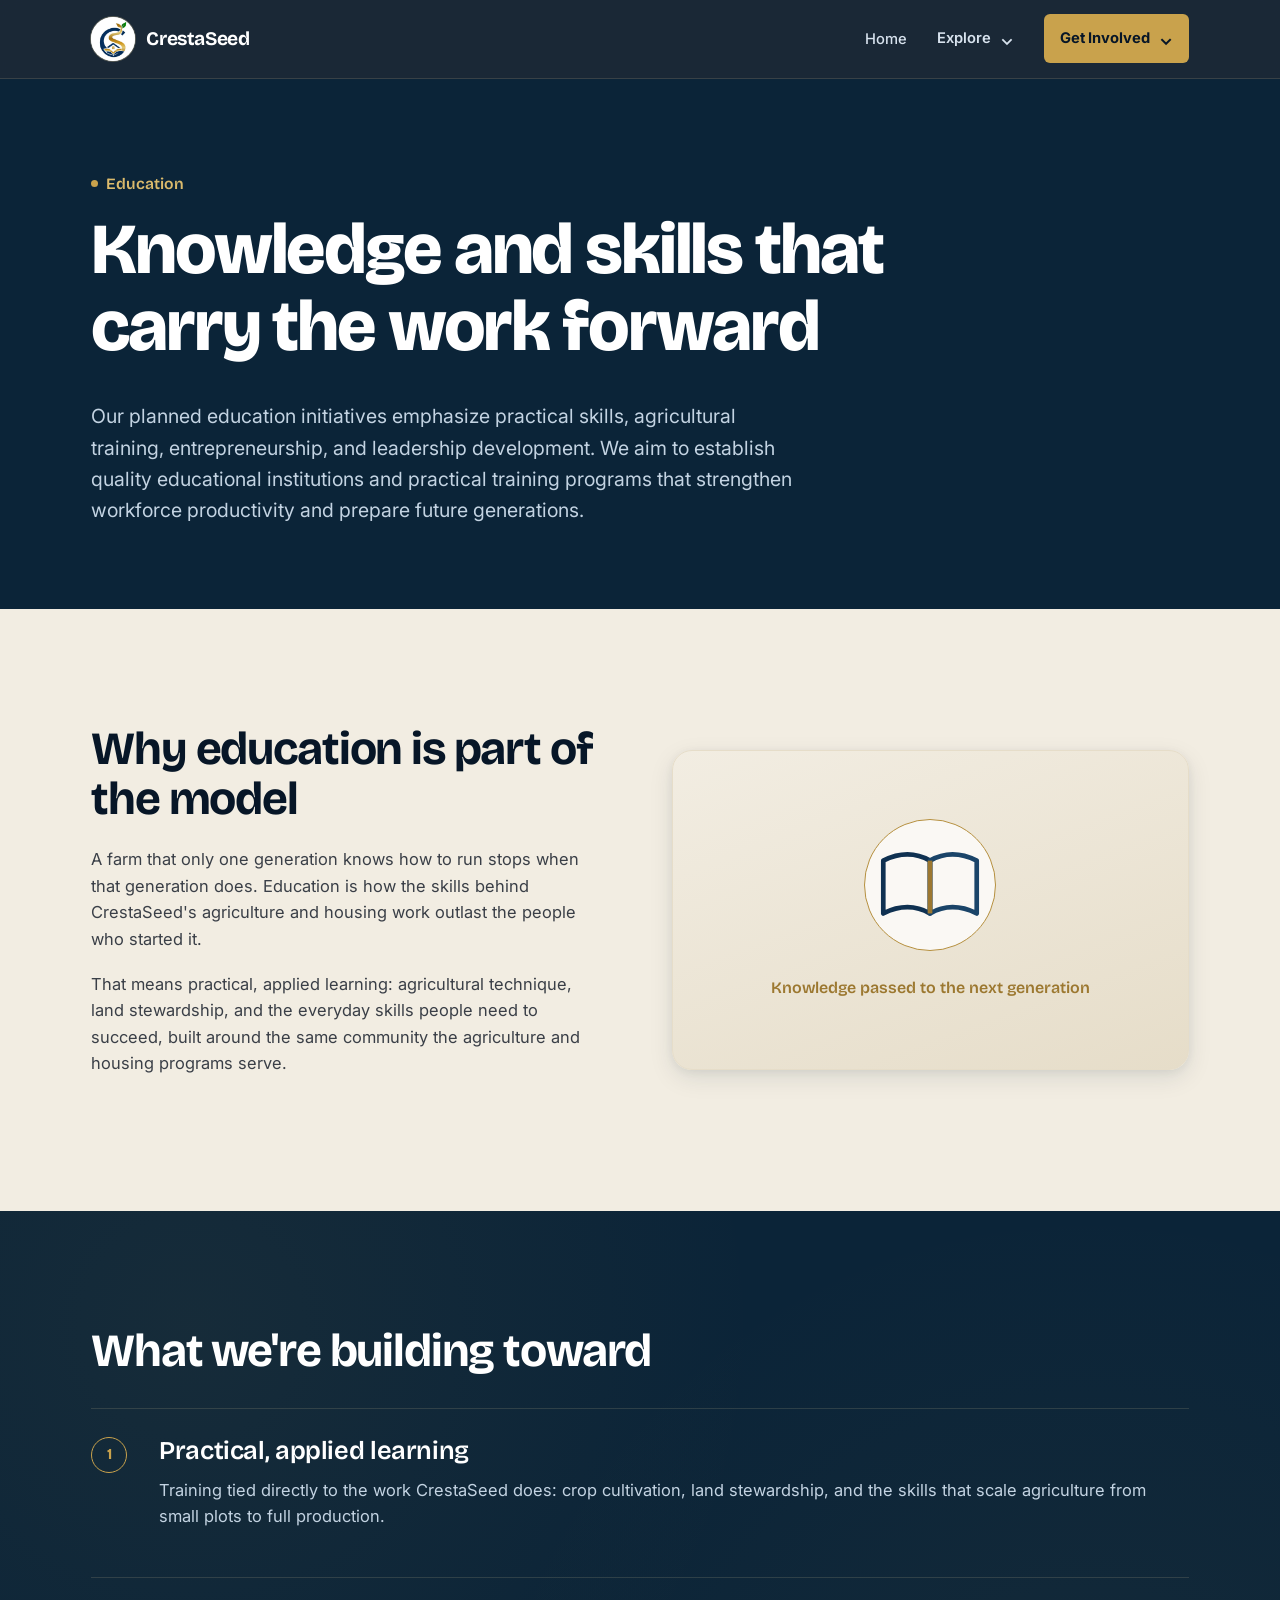
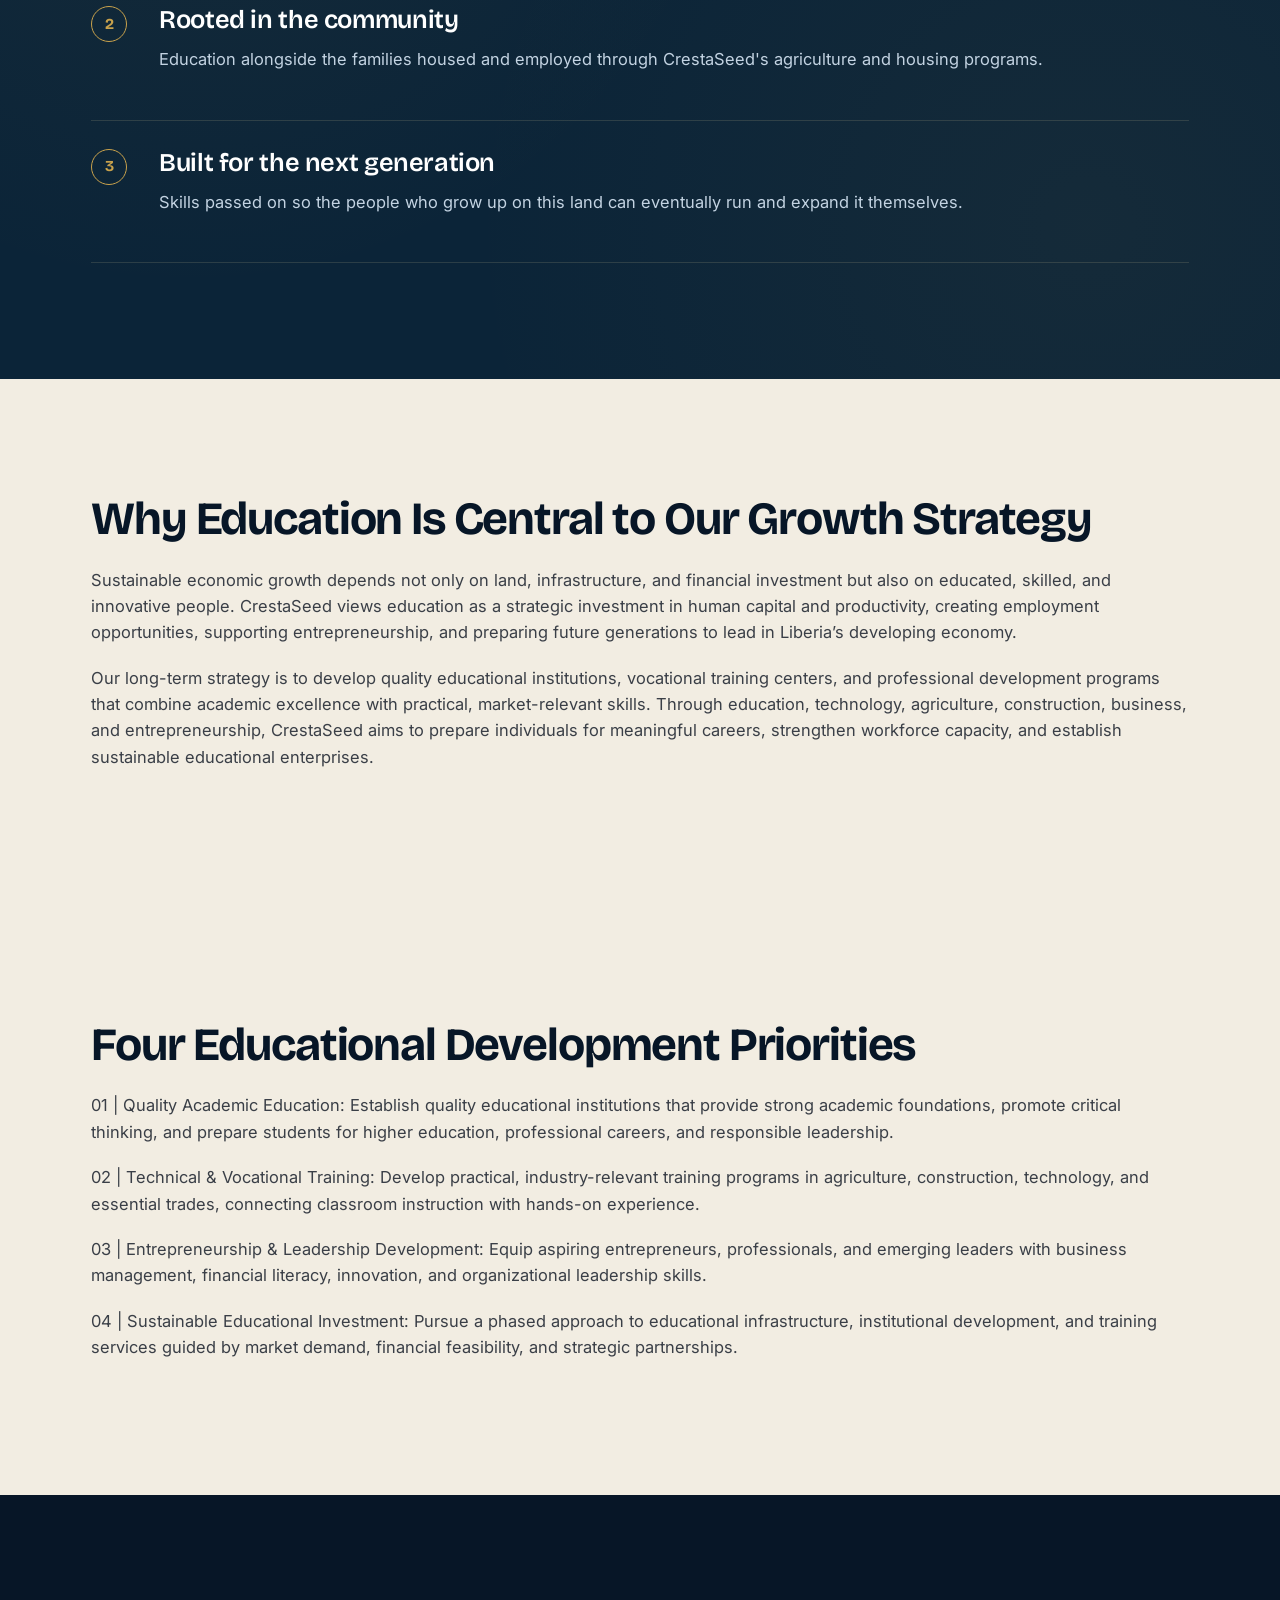
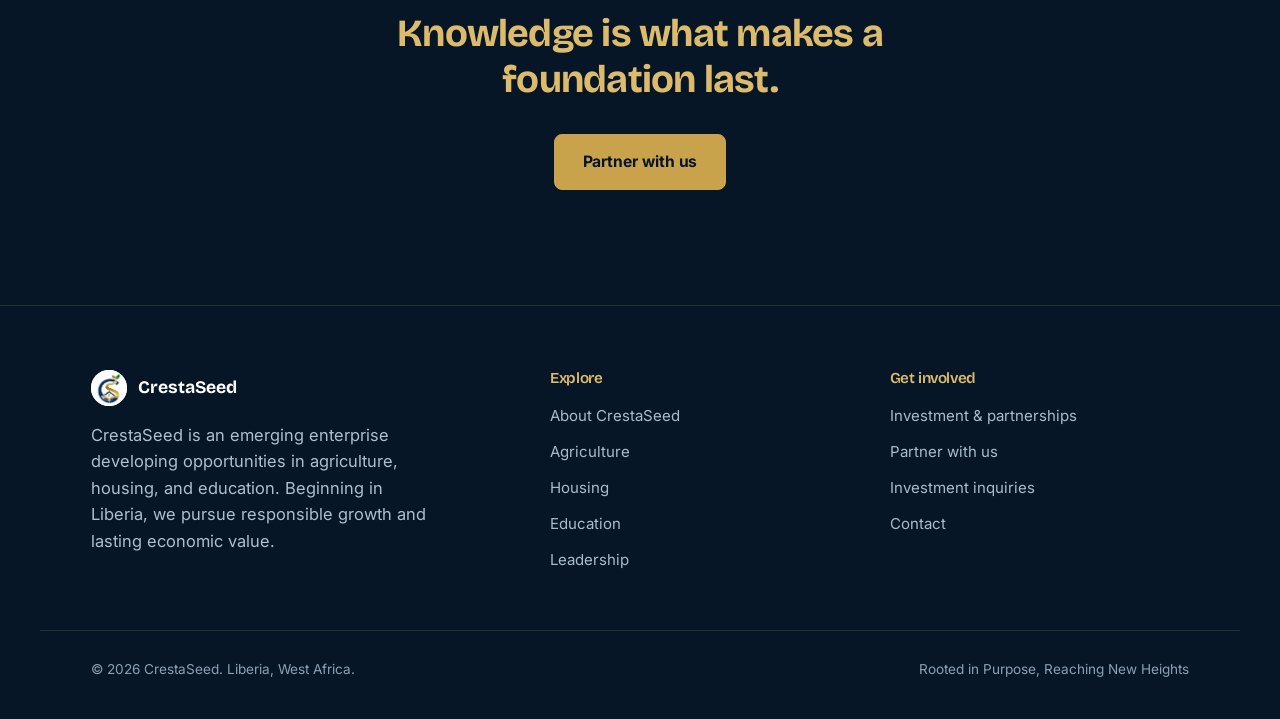
<file: education.html>
<!DOCTYPE html>

<html lang="en">
<head>
<meta charset="utf-8"/>
<meta content="width=device-width, initial-scale=1.0" name="viewport"/>
<meta content="#0f3151" name="theme-color"/>
<meta content="Discover CrestaSeed, an emerging Liberian enterprise developing agriculture, housing, and education through responsible growth and partnerships." name="description"/>
<title>Education | CrestaSeed</title>
<link href="assets/logo_mark.png" rel="icon"/>
<link href="https://fonts.googleapis.com" rel="preconnect"/>
<link crossorigin="" href="https://fonts.gstatic.com" rel="preconnect"/>
<link href="https://fonts.googleapis.com/css2?family=Bricolage+Grotesque:opsz,wght@12..96,400;12..96,500;12..96,600;12..96,700;12..96,800&amp;family=Inter:wght@400;500;600;700&amp;display=swap" rel="stylesheet"/>
<link href="assets/styles.css" rel="stylesheet"/>
<meta content="website" property="og:type"/>
<meta content="CrestaSeed" property="og:site_name"/>
<meta content="Education | CrestaSeed" property="og:title"/>
<meta content="CrestaSeed is developing agriculture, housing, and education in Liberia, beginning with five acres of cultivated and prepared farmland." property="og:description"/>
<meta content="assets/crestaseed-full-logo.jpg" property="og:image"/>
</head>
<body>
<a class="skip-link" href="#main-content">Skip to main content</a>
<header class="site-header">
<nav class="nav">
<a class="brand" href="index.html">
<img alt="" src="assets/logo_mark.png"/>
<span>CrestaSeed</span>
</a>
<button aria-expanded="false" aria-label="Toggle menu" class="nav-toggle" onclick="document.getElementById('navlinks').classList.toggle('open'); this.setAttribute('aria-expanded', document.getElementById('navlinks').classList.contains('open') ? 'true' : 'false');">☰</button>
<ul class="nav-links" id="navlinks">
<li><a href="index.html">Home</a></li>
<li class="nav-dropdown"><details><summary>Explore <span aria-hidden="true">⌄</span></summary><ul class="dropdown-menu">
<li><a href="about.html">About CrestaSeed</a></li>
<li><a href="agriculture.html">Agriculture</a></li>
<li><a href="housing.html">Housing</a></li>
<li><a href="education.html">Education</a></li>
<li><a href="leadership.html">Leadership</a></li>
</ul></details></li>
<li class="nav-dropdown nav-dropdown--involved"><details><summary>Get Involved <span aria-hidden="true">⌄</span></summary><ul class="dropdown-menu"><li><a href="partnerships.html">Investment &amp; Partnerships</a></li>
<li><a href="contact.html#partner-inquiries">Partner With Us</a></li>
<li><a href="partnerships.html#investment">Investment Inquiries</a></li>
<li><a href="contact.html">Contact</a></li>
</ul></details></li>
</ul>
</nav>
</header>
<main id="main-content">
<section class="page-hero" id="education">
<div class="container reveal">
<p class="eyebrow">Education</p>
<h1>Knowledge and skills that carry the work forward</h1>
<p class="lede">Our planned education initiatives emphasize practical skills, agricultural training, entrepreneurship, and leadership development. We aim to establish quality educational institutions and practical training programs that strengthen workforce productivity and prepare future generations.</p>
</div>
</section>
<section class="section section--cream">
<div class="container split reverse">
<div class="reveal">
<h2>Why education is part of the model</h2>
<p>A farm that only one generation knows how to run stops when that generation does. Education is how the skills behind CrestaSeed's agriculture and housing work outlast the people who started it.</p>
<p>That means practical, applied learning: agricultural technique, land stewardship, and the everyday skills people need to succeed, built around the same community the agriculture and housing programs serve.</p>
</div>
<div class="split-media reveal reveal-delay-1">
<div class="plate">
<div class="plate-ring">
<svg class="plate-icon" fill="none" viewbox="0 0 64 64">
<path d="M9 20c8-4 16-4 23 0v26c-7-4-15-4-23 0z" stroke="#0f3151" stroke-linejoin="round" stroke-width="2.3"></path>
<path d="M55 20c-8-4-16-4-23 0v26c7-4 15-4 23 0z" stroke="#1a4468" stroke-linejoin="round" stroke-width="2.3"></path>
<path d="M32 20v26" stroke="#9c7830" stroke-width="2.3"></path>
</svg>
</div>
<p class="plate-caption">Knowledge passed to the next generation</p>
</div>
</div>
</div>
</section>
<section class="section section--navy">
<div class="container">
<div class="reveal"><h2>What we're building toward</h2></div>
<div class="value-list reveal reveal-delay-1" style="margin-top:2rem;">
<div class="value-row cs-card-relative">
<span class="mark">1</span>
<div>
<div class="value-row-photo">
</div>
<h3 style="color:#fff;">Practical, applied learning</h3>
<p>Training tied directly to the work CrestaSeed does: crop cultivation, land stewardship, and the skills that scale agriculture from small plots to full production.</p>
</div>
</div>
<div class="value-row cs-card-relative">
<span class="mark">2</span>
<div>
<div class="value-row-photo">
</div>
<h3 style="color:#fff;">Rooted in the community</h3>
<p>Education alongside the families housed and employed through CrestaSeed's agriculture and housing programs.</p>
</div>
</div>
<div class="value-row cs-card-relative">
<span class="mark">3</span>
<div>
<div class="value-row-photo">
</div>
<h3 style="color:#fff;">Built for the next generation</h3>
<p>Skills passed on so the people who grow up on this land can eventually run and expand it themselves.</p>
</div>
</div>
</div>
</div>
</section>
<section class="section section--cream"><div class="container reveal"><h2>Why Education Is Central to Our Growth Strategy</h2><p>Sustainable economic growth depends not only on land, infrastructure, and financial investment but also on educated, skilled, and innovative people. CrestaSeed views education as a strategic investment in human capital and productivity, creating employment opportunities, supporting entrepreneurship, and preparing future generations to lead in Liberia’s developing economy.</p><p>Our long-term strategy is to develop quality educational institutions, vocational training centers, and professional development programs that combine academic excellence with practical, market-relevant skills. Through education, technology, agriculture, construction, business, and entrepreneurship, CrestaSeed aims to prepare individuals for meaningful careers, strengthen workforce capacity, and establish sustainable educational enterprises.</p></div></section><section class="section section--cream"><div class="container reveal"><h2>Four Educational Development Priorities</h2><p>01 | Quality Academic Education: Establish quality educational institutions that provide strong academic foundations, promote critical thinking, and prepare students for higher education, professional careers, and responsible leadership.</p><p>02 | Technical &amp; Vocational Training: Develop practical, industry-relevant training programs in agriculture, construction, technology, and essential trades, connecting classroom instruction with hands-on experience.</p><p>03 | Entrepreneurship &amp; Leadership Development: Equip aspiring entrepreneurs, professionals, and emerging leaders with business management, financial literacy, innovation, and organizational leadership skills.</p><p>04 | Sustainable Educational Investment: Pursue a phased approach to educational infrastructure, institutional development, and training services guided by market demand, financial feasibility, and strategic partnerships.</p></div></section><section class="banner">
<div class="container reveal">
<p class="tag">Knowledge is what makes a foundation last.</p>
<div class="btn-row" style="justify-content:center; margin-top:2rem;">
<a class="btn btn--gold" href="contact.html">Partner with us</a>
</div>
</div>
</section>
</main>
<footer class="site-footer">
<div class="container footer-grid">
<div>
<div class="footer-brand">
<img alt="" src="assets/logo_mark.png"/>
<span>CrestaSeed</span>
</div>
<p style="color:#aebfce; max-width:34ch;">CrestaSeed is an emerging enterprise developing opportunities in agriculture, housing, and education. Beginning in Liberia, we pursue responsible growth and lasting economic value.</p>
<div class="social-row">
</div>
</div>
<div>
<h4>Explore</h4>
<ul>
<li><a href="about.html">About CrestaSeed</a></li>
<li><a href="agriculture.html">Agriculture</a></li>
<li><a href="housing.html">Housing</a></li>
<li><a href="education.html">Education</a></li>
<li><a href="leadership.html">Leadership</a></li>
</ul>
</div>
<div>
<h4>Get involved</h4>
<ul><li><a href="partnerships.html">Investment &amp; partnerships</a></li>
<li><a href="contact.html#partner-inquiries">Partner with us</a></li>
<li><a href="partnerships.html#investment">Investment inquiries</a></li>
<li><a href="contact.html">Contact</a></li>
</ul>
</div>
</div>
<div class="container footer-bottom">
<span>© 2026 CrestaSeed. Liberia, West Africa.</span>
<span>Rooted in Purpose, Reaching New Heights</span>
</div>
</footer>
<script>
(function(){
  "use strict";

  var reduceMotion = window.matchMedia('(prefers-reduced-motion: reduce)').matches;

  /* ---------- Scroll reveal ---------- */
  /* Content is visible by default in the CSS (safe fallback). We only
     ever hide it once we've actually set up a working reveal system,
     and we always add a timed failsafe so nothing can stay hidden
     forever even if an observer somehow never fires for an element. */
  var revealEls = document.querySelectorAll('.reveal');
  if (reduceMotion || !('IntersectionObserver' in window) || !revealEls.length) {
    revealEls.forEach(function(el){ el.classList.add('in-view'); });
  } else {
    document.body.classList.add('js-reveal-ready');
    var revealObserver = new IntersectionObserver(function(entries){
      entries.forEach(function(entry){
        if (entry.isIntersecting) {
          entry.target.classList.add('in-view');
          revealObserver.unobserve(entry.target);
        }
      });
    }, { threshold: 0.15, rootMargin: '0px 0px -40px 0px' });
    revealEls.forEach(function(el){ revealObserver.observe(el); });
    // Failsafe: if anything hasn't revealed itself within 2 seconds
    // (an odd viewport, a capture tool, a missed intersection), show
    // it anyway rather than leave it invisible indefinitely.
    setTimeout(function(){
      revealEls.forEach(function(el){ el.classList.add('in-view'); });
    }, 2000);
  }

  /* ---------- Animated stat count-up ---------- */
  var statEls = document.querySelectorAll('.stat .num[data-count-target]');
  function animateCount(el){
    var target = parseFloat(el.getAttribute('data-count-target'));
    if (isNaN(target)) return;
    var suffix = el.getAttribute('data-count-suffix') || '';
    if (reduceMotion) { el.textContent = target + suffix; return; }
    var duration = 1100, start = null;
    el.textContent = '0' + suffix;
    function step(ts){
      if (!start) start = ts;
      var progress = Math.min((ts - start) / duration, 1);
      var eased = 1 - Math.pow(1 - progress, 3);
      var value = Math.round(target * eased);
      el.textContent = value + suffix;
      if (progress < 1) requestAnimationFrame(step);
      else el.textContent = target + suffix;
    }
    requestAnimationFrame(step);
  }
  if (statEls.length) {
    if ('IntersectionObserver' in window) {
      var statObserver = new IntersectionObserver(function(entries){
        entries.forEach(function(entry){
          if (entry.isIntersecting) {
            animateCount(entry.target);
            statObserver.unobserve(entry.target);
          }
        });
      }, { threshold: 0.4 });
      statEls.forEach(function(el){ statObserver.observe(el); });
    } else {
      statEls.forEach(animateCount);
    }
  }

  /* ---------- Contact form: live validation feedback ---------- */
  var form = document.querySelector('.js-contact-form');
  if (form) {
    var fields = form.querySelectorAll('input[required], textarea[required]');
    fields.forEach(function(field){
      field.addEventListener('blur', function(){ validateField(field); });
      field.addEventListener('input', function(){
        if (field.classList.contains('field-invalid')) validateField(field);
      });
    });
    function validateField(field){
      var valid = field.checkValidity() && field.value.trim().length > 0;
      field.classList.toggle('field-invalid', !valid);
      field.classList.toggle('field-valid', valid);
    }
    form.addEventListener('submit', function(e){
      e.preventDefault();
      var allValid = true;
      fields.forEach(function(field){ validateField(field); if (!field.checkValidity() || !field.value.trim()) allValid = false; });
      var note = form.querySelector('.form-note');
      if (!note) {
        note = document.createElement('p');
        note.className = 'form-note';
        form.appendChild(note);
      }
      if (allValid) {
        note.textContent = "Your email application will open with a prepared message. Please send it there to complete your inquiry.";
        note.classList.add('form-note--warn');
      } else {
        note.textContent = 'Please fill in the required fields above.';
        note.classList.remove('form-note--warn');
      }
    });
  }

  /* ---------- Lightbox: click a photo to enlarge it ---------- */
  var lightboxImgs = document.querySelectorAll('.js-lightbox');
  if (lightboxImgs.length) {
    var overlay = document.createElement('div');
    overlay.id = 'cs-lightbox';
    var overlayImg = document.createElement('img');
    var closeBtn = document.createElement('button');
    closeBtn.id = 'cs-lightbox-close';
    closeBtn.type = 'button';
    closeBtn.setAttribute('aria-label', 'Close');
    closeBtn.textContent = '\u00d7';
    overlay.appendChild(overlayImg);
    overlay.appendChild(closeBtn);
    document.body.appendChild(overlay);

    function openLightbox(src, alt){
      overlayImg.src = src;
      overlayImg.alt = alt || '';
      overlay.classList.add('open');
    }
    function closeLightbox(){ overlay.classList.remove('open'); }

    lightboxImgs.forEach(function(img){
      img.addEventListener('click', function(){ openLightbox(img.src, img.alt); });
    });
    overlay.addEventListener('click', function(e){ if (e.target === overlay) closeLightbox(); });
    closeBtn.addEventListener('click', closeLightbox);
    document.addEventListener('keydown', function(e){ if (e.key === 'Escape') closeLightbox(); });
  }

  /* ---------- Back to top ---------- */
  var backTop = document.createElement('button');
  backTop.id = 'cs-back-top';
  backTop.type = 'button';
  backTop.setAttribute('aria-label', 'Back to top');
  backTop.textContent = '\u2191';
  document.body.appendChild(backTop);
  backTop.addEventListener('click', function(){
    window.scrollTo({ top: 0, behavior: reduceMotion ? 'auto' : 'smooth' });
  });
  window.addEventListener('scroll', function(){
    backTop.classList.toggle('show', window.scrollY > 600);
  }, { passive: true });
})();

</script>
<script>
/* Keep navigation menus predictable on desktop and mobile. */
document.addEventListener('click', function(event) {
  document.querySelectorAll('.nav-dropdown details[open]').forEach(function(menu) {
    if (!menu.contains(event.target)) menu.open = false;
  });
});
document.addEventListener('keydown', function(event) {
  if (event.key === 'Escape') {
    document.querySelectorAll('.nav-dropdown details[open]').forEach(function(menu) { menu.open = false; });
    var toggle = document.querySelector('.nav-toggle');
    var links = document.getElementById('navlinks');
    if (toggle && links && links.classList.contains('open')) {
      links.classList.remove('open'); toggle.setAttribute('aria-expanded', 'false'); toggle.focus();
    }
  }
});
document.querySelectorAll('.nav-dropdown details').forEach(function(menu) {
  menu.addEventListener('toggle', function() {
    if (menu.open) document.querySelectorAll('.nav-dropdown details').forEach(function(other) { if (other !== menu) other.open = false; });
  });
});
</script>
</body>
</html>
</file>
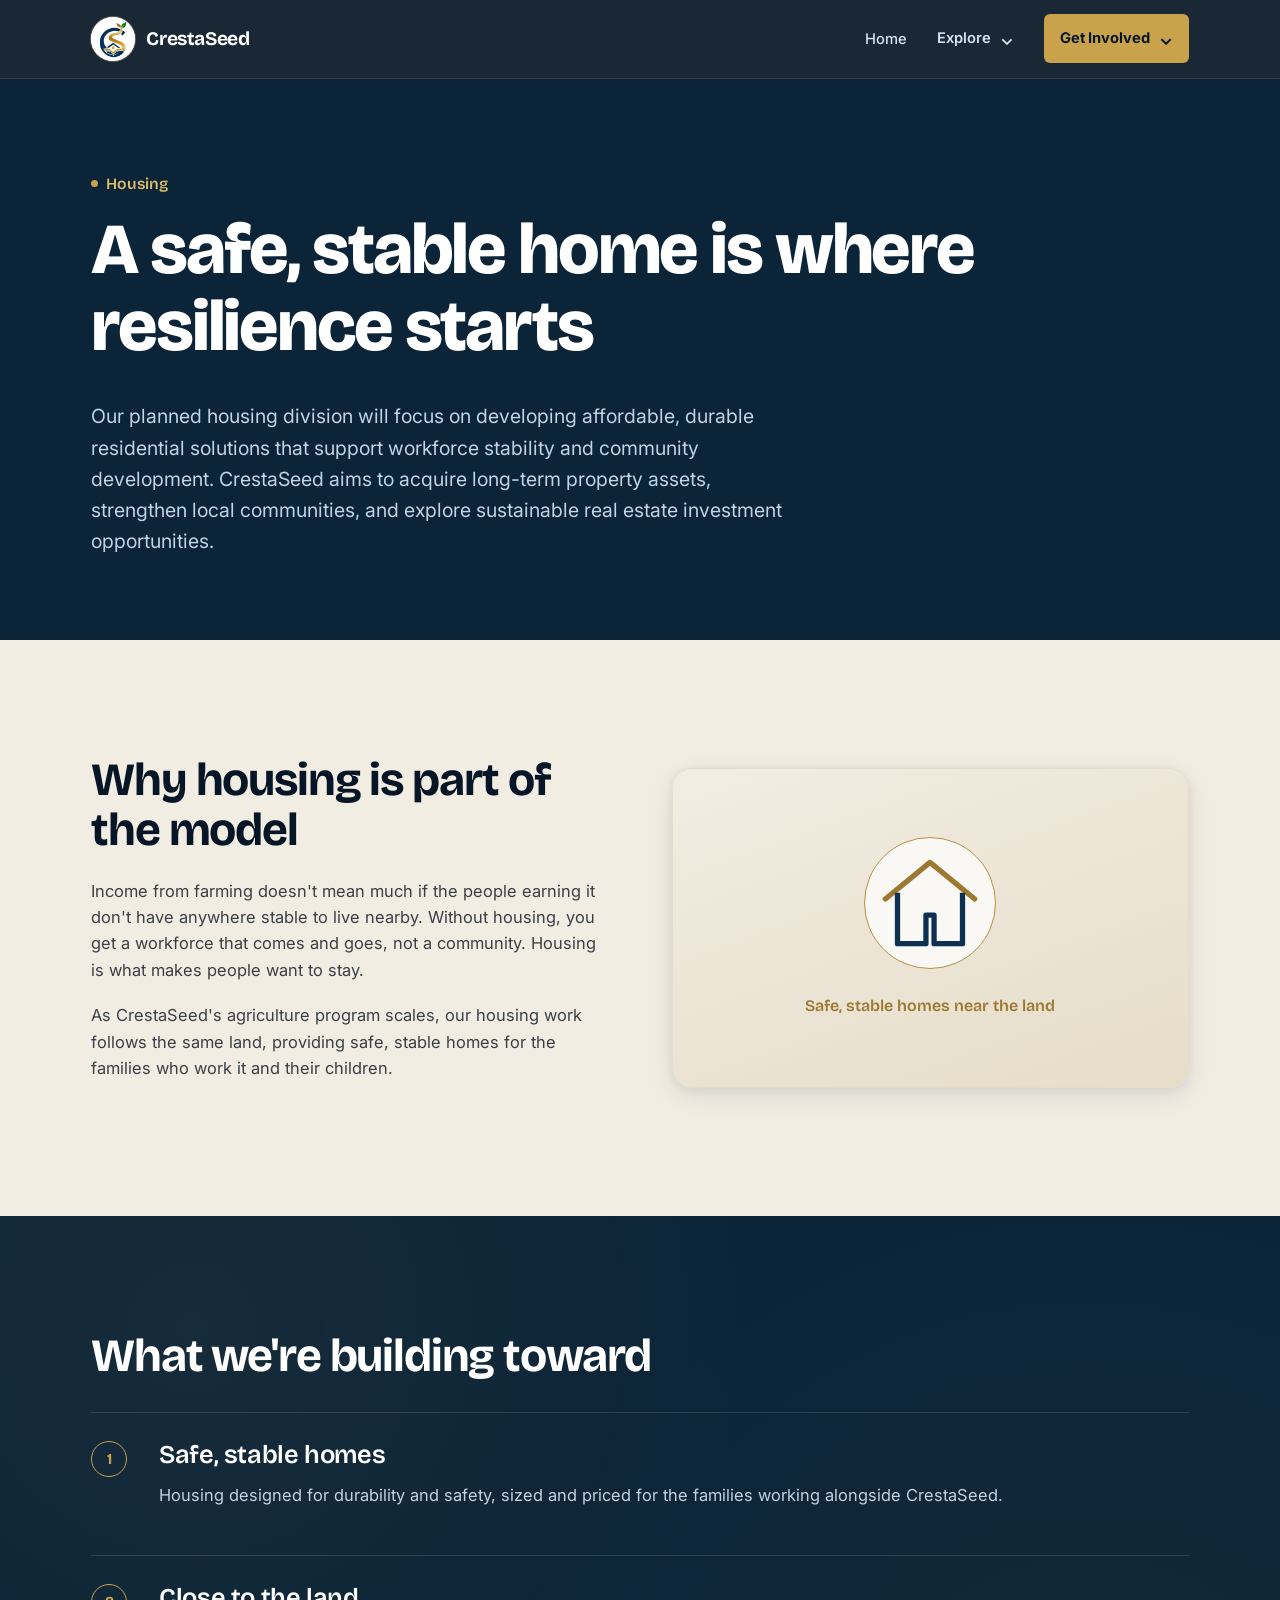
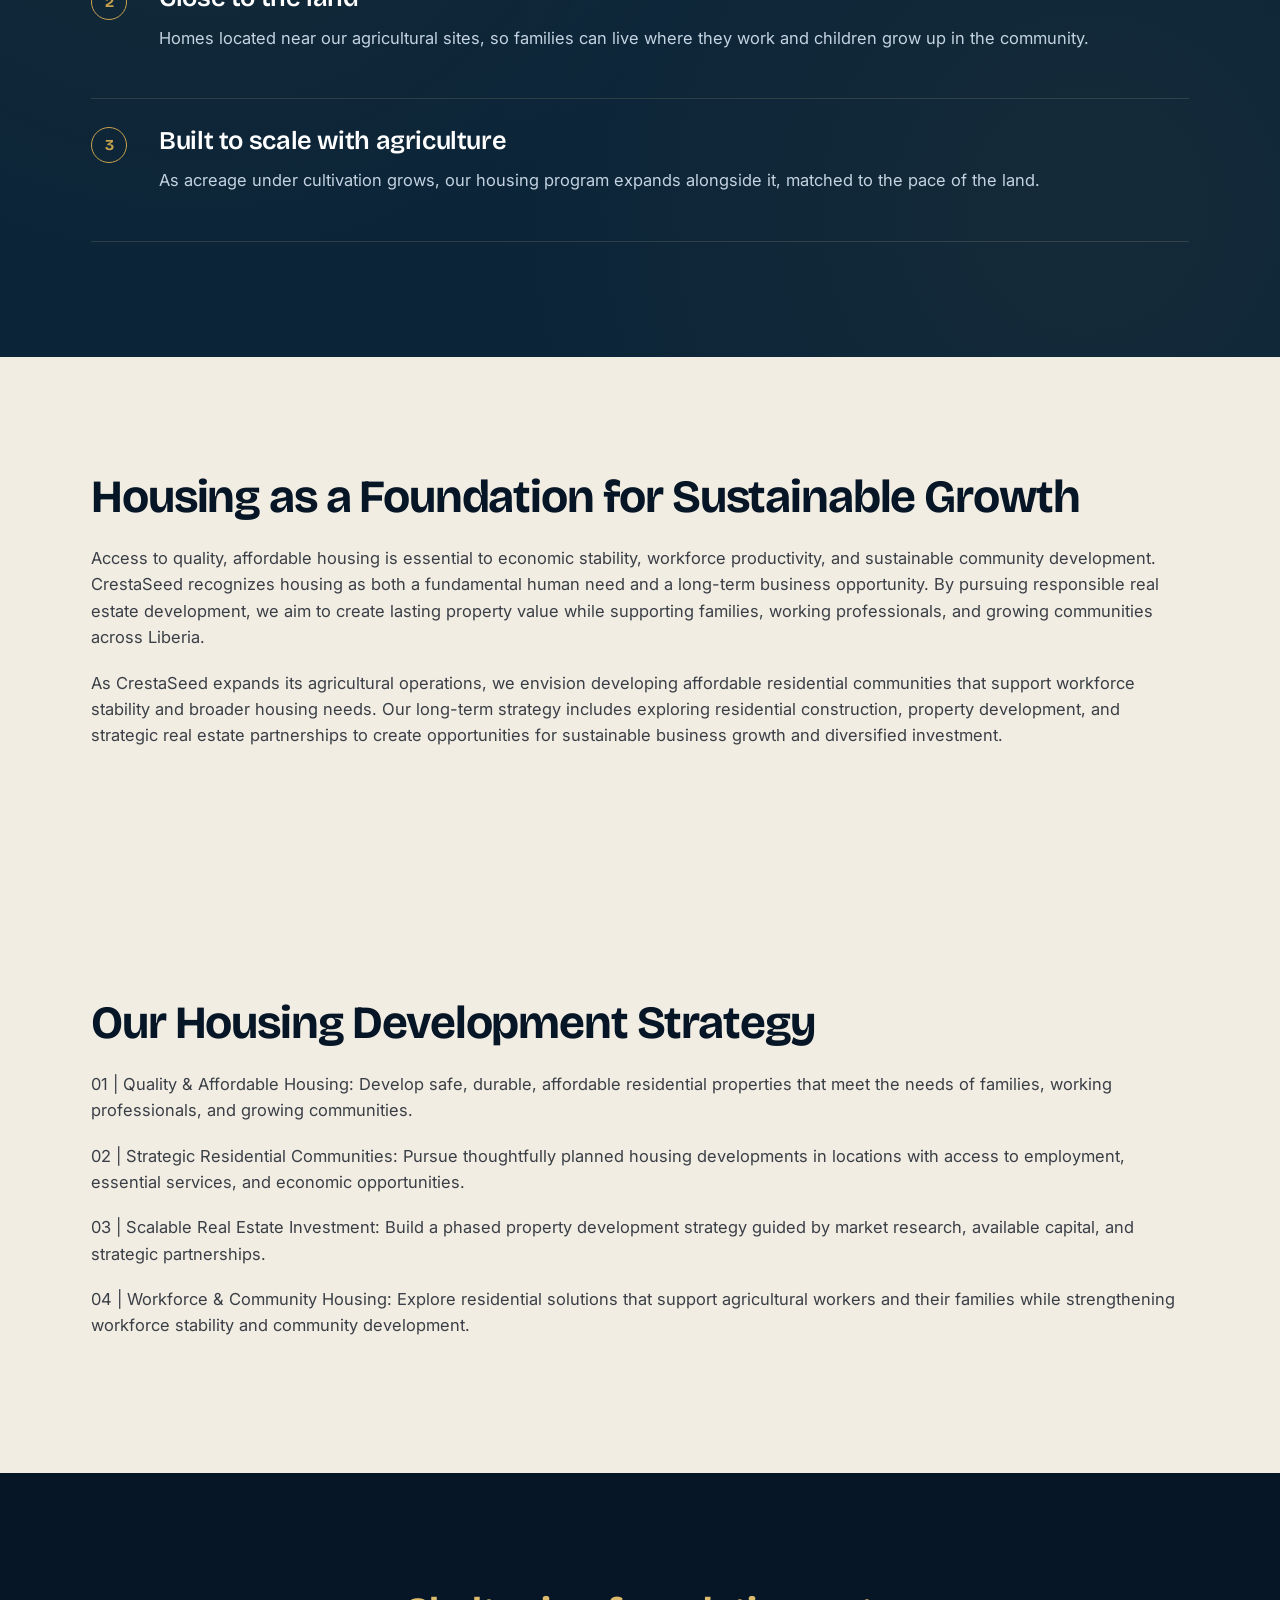
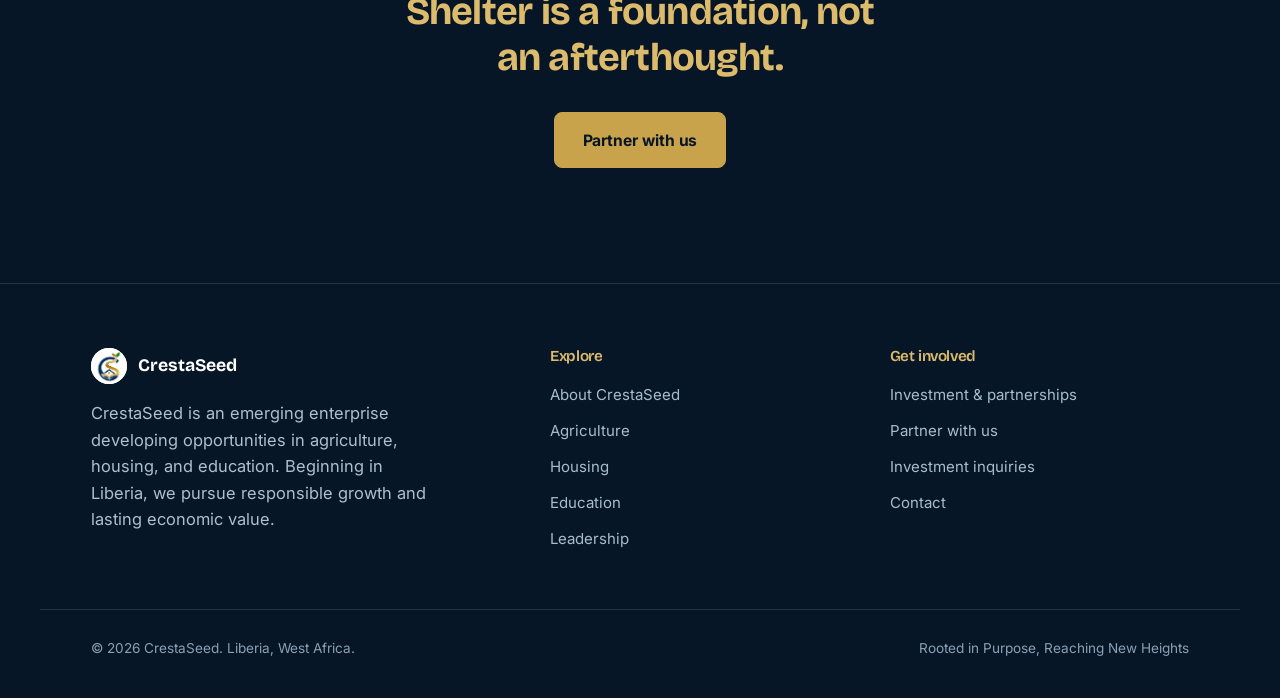
<file: housing.html>
<!DOCTYPE html>

<html lang="en">
<head>
<meta charset="utf-8"/>
<meta content="width=device-width, initial-scale=1.0" name="viewport"/>
<meta content="#0f3151" name="theme-color"/>
<meta content="Discover CrestaSeed, an emerging Liberian enterprise developing agriculture, housing, and education through responsible growth and partnerships." name="description"/>
<title>Housing | CrestaSeed</title>
<link href="assets/logo_mark.png" rel="icon"/>
<link href="https://fonts.googleapis.com" rel="preconnect"/>
<link crossorigin="" href="https://fonts.gstatic.com" rel="preconnect"/>
<link href="https://fonts.googleapis.com/css2?family=Bricolage+Grotesque:opsz,wght@12..96,400;12..96,500;12..96,600;12..96,700;12..96,800&amp;family=Inter:wght@400;500;600;700&amp;display=swap" rel="stylesheet"/>
<link href="assets/styles.css" rel="stylesheet"/>
<meta content="website" property="og:type"/>
<meta content="CrestaSeed" property="og:site_name"/>
<meta content="Housing | CrestaSeed" property="og:title"/>
<meta content="CrestaSeed is developing agriculture, housing, and education in Liberia, beginning with five acres of cultivated and prepared farmland." property="og:description"/>
<meta content="assets/crestaseed-full-logo.jpg" property="og:image"/>
</head>
<body>
<a class="skip-link" href="#main-content">Skip to main content</a>
<header class="site-header">
<nav class="nav">
<a class="brand" href="index.html">
<img alt="" src="assets/logo_mark.png"/>
<span>CrestaSeed</span>
</a>
<button aria-expanded="false" aria-label="Toggle menu" class="nav-toggle" onclick="document.getElementById('navlinks').classList.toggle('open'); this.setAttribute('aria-expanded', document.getElementById('navlinks').classList.contains('open') ? 'true' : 'false');">☰</button>
<ul class="nav-links" id="navlinks">
<li><a href="index.html">Home</a></li>
<li class="nav-dropdown"><details><summary>Explore <span aria-hidden="true">⌄</span></summary><ul class="dropdown-menu">
<li><a href="about.html">About CrestaSeed</a></li>
<li><a href="agriculture.html">Agriculture</a></li>
<li><a href="housing.html">Housing</a></li>
<li><a href="education.html">Education</a></li>
<li><a href="leadership.html">Leadership</a></li>
</ul></details></li>
<li class="nav-dropdown nav-dropdown--involved"><details><summary>Get Involved <span aria-hidden="true">⌄</span></summary><ul class="dropdown-menu"><li><a href="partnerships.html">Investment &amp; Partnerships</a></li>
<li><a href="contact.html#partner-inquiries">Partner With Us</a></li>
<li><a href="partnerships.html#investment">Investment Inquiries</a></li>
<li><a href="contact.html">Contact</a></li>
</ul></details></li>
</ul>
</nav>
</header>
<main id="main-content">
<section class="page-hero" id="housing">
<div class="container reveal">
<p class="eyebrow">Housing</p>
<h1>A safe, stable home is where resilience starts</h1>
<p class="lede">Our planned housing division will focus on developing affordable, durable residential solutions that support workforce stability and community development. CrestaSeed aims to acquire long-term property assets, strengthen local communities, and explore sustainable real estate investment opportunities.</p>
</div>
</section>
<section class="section section--cream">
<div class="container split">
<div class="reveal">
<h2>Why housing is part of the model</h2>
<p>Income from farming doesn't mean much if the people earning it don't have anywhere stable to live nearby. Without housing, you get a workforce that comes and goes, not a community. Housing is what makes people want to stay.</p>
<p>As CrestaSeed's agriculture program scales, our housing work follows the same land, providing safe, stable homes for the families who work it and their children.</p>
</div>
<div class="split-media reveal reveal-delay-1">
<div class="plate">
<div class="plate-ring">
<svg class="plate-icon" fill="none" viewbox="0 0 64 64">
<path d="M10 30 32 12l22 18" stroke="#9c7830" stroke-linecap="round" stroke-linejoin="round" stroke-width="2.6"></path>
<path d="M16 27v25h14V38h4v14h14V27" fill="none" stroke="#0f3151" stroke-linejoin="round" stroke-width="2.6"></path>
</svg>
</div>
<p class="plate-caption">Safe, stable homes near the land</p>
</div>
</div>
</div>
</section>
<section class="section section--navy">
<div class="container">
<div class="reveal"><h2>What we're building toward</h2></div>
<div class="value-list reveal reveal-delay-1" style="margin-top:2rem;">
<div class="value-row cs-card-relative">
<span class="mark">1</span>
<div>
<div class="value-row-photo">
</div>
<h3 style="color:#fff;">Safe, stable homes</h3>
<p>Housing designed for durability and safety, sized and priced for the families working alongside CrestaSeed.</p>
</div>
</div>
<div class="value-row cs-card-relative">
<span class="mark">2</span>
<div>
<div class="value-row-photo">
</div>
<h3 style="color:#fff;">Close to the land</h3>
<p>Homes located near our agricultural sites, so families can live where they work and children grow up in the community.</p>
</div>
</div>
<div class="value-row cs-card-relative">
<span class="mark">3</span>
<div>
<div class="value-row-photo">
</div>
<h3 style="color:#fff;">Built to scale with agriculture</h3>
<p>As acreage under cultivation grows, our housing program expands alongside it, matched to the pace of the land.</p>
</div>
</div>
</div>
</div>
</section>
<section class="section section--cream"><div class="container reveal"><h2>Housing as a Foundation for Sustainable Growth</h2><p>Access to quality, affordable housing is essential to economic stability, workforce productivity, and sustainable community development. CrestaSeed recognizes housing as both a fundamental human need and a long-term business opportunity. By pursuing responsible real estate development, we aim to create lasting property value while supporting families, working professionals, and growing communities across Liberia.</p><p>As CrestaSeed expands its agricultural operations, we envision developing affordable residential communities that support workforce stability and broader housing needs. Our long-term strategy includes exploring residential construction, property development, and strategic real estate partnerships to create opportunities for sustainable business growth and diversified investment.</p></div></section><section class="section section--cream"><div class="container reveal"><h2>Our Housing Development Strategy</h2><p>01 | Quality &amp; Affordable Housing: Develop safe, durable, affordable residential properties that meet the needs of families, working professionals, and growing communities.</p><p>02 | Strategic Residential Communities: Pursue thoughtfully planned housing developments in locations with access to employment, essential services, and economic opportunities.</p><p>03 | Scalable Real Estate Investment: Build a phased property development strategy guided by market research, available capital, and strategic partnerships.</p><p>04 | Workforce &amp; Community Housing: Explore residential solutions that support agricultural workers and their families while strengthening workforce stability and community development.</p></div></section><section class="banner">
<div class="container reveal">
<p class="tag">Shelter is a foundation, not an afterthought.</p>
<div class="btn-row" style="justify-content:center; margin-top:2rem;">
<a class="btn btn--gold" href="contact.html">Partner with us</a>
</div>
</div>
</section>
</main>
<footer class="site-footer">
<div class="container footer-grid">
<div>
<div class="footer-brand">
<img alt="" src="assets/logo_mark.png"/>
<span>CrestaSeed</span>
</div>
<p style="color:#aebfce; max-width:34ch;">CrestaSeed is an emerging enterprise developing opportunities in agriculture, housing, and education. Beginning in Liberia, we pursue responsible growth and lasting economic value.</p>
<div class="social-row">
</div>
</div>
<div>
<h4>Explore</h4>
<ul>
<li><a href="about.html">About CrestaSeed</a></li>
<li><a href="agriculture.html">Agriculture</a></li>
<li><a href="housing.html">Housing</a></li>
<li><a href="education.html">Education</a></li>
<li><a href="leadership.html">Leadership</a></li>
</ul>
</div>
<div>
<h4>Get involved</h4>
<ul><li><a href="partnerships.html">Investment &amp; partnerships</a></li>
<li><a href="contact.html#partner-inquiries">Partner with us</a></li>
<li><a href="partnerships.html#investment">Investment inquiries</a></li>
<li><a href="contact.html">Contact</a></li>
</ul>
</div>
</div>
<div class="container footer-bottom">
<span>© 2026 CrestaSeed. Liberia, West Africa.</span>
<span>Rooted in Purpose, Reaching New Heights</span>
</div>
</footer>
<script>
(function(){
  "use strict";

  var reduceMotion = window.matchMedia('(prefers-reduced-motion: reduce)').matches;

  /* ---------- Scroll reveal ---------- */
  /* Content is visible by default in the CSS (safe fallback). We only
     ever hide it once we've actually set up a working reveal system,
     and we always add a timed failsafe so nothing can stay hidden
     forever even if an observer somehow never fires for an element. */
  var revealEls = document.querySelectorAll('.reveal');
  if (reduceMotion || !('IntersectionObserver' in window) || !revealEls.length) {
    revealEls.forEach(function(el){ el.classList.add('in-view'); });
  } else {
    document.body.classList.add('js-reveal-ready');
    var revealObserver = new IntersectionObserver(function(entries){
      entries.forEach(function(entry){
        if (entry.isIntersecting) {
          entry.target.classList.add('in-view');
          revealObserver.unobserve(entry.target);
        }
      });
    }, { threshold: 0.15, rootMargin: '0px 0px -40px 0px' });
    revealEls.forEach(function(el){ revealObserver.observe(el); });
    // Failsafe: if anything hasn't revealed itself within 2 seconds
    // (an odd viewport, a capture tool, a missed intersection), show
    // it anyway rather than leave it invisible indefinitely.
    setTimeout(function(){
      revealEls.forEach(function(el){ el.classList.add('in-view'); });
    }, 2000);
  }

  /* ---------- Animated stat count-up ---------- */
  var statEls = document.querySelectorAll('.stat .num[data-count-target]');
  function animateCount(el){
    var target = parseFloat(el.getAttribute('data-count-target'));
    if (isNaN(target)) return;
    var suffix = el.getAttribute('data-count-suffix') || '';
    if (reduceMotion) { el.textContent = target + suffix; return; }
    var duration = 1100, start = null;
    el.textContent = '0' + suffix;
    function step(ts){
      if (!start) start = ts;
      var progress = Math.min((ts - start) / duration, 1);
      var eased = 1 - Math.pow(1 - progress, 3);
      var value = Math.round(target * eased);
      el.textContent = value + suffix;
      if (progress < 1) requestAnimationFrame(step);
      else el.textContent = target + suffix;
    }
    requestAnimationFrame(step);
  }
  if (statEls.length) {
    if ('IntersectionObserver' in window) {
      var statObserver = new IntersectionObserver(function(entries){
        entries.forEach(function(entry){
          if (entry.isIntersecting) {
            animateCount(entry.target);
            statObserver.unobserve(entry.target);
          }
        });
      }, { threshold: 0.4 });
      statEls.forEach(function(el){ statObserver.observe(el); });
    } else {
      statEls.forEach(animateCount);
    }
  }

  /* ---------- Contact form: live validation feedback ---------- */
  var form = document.querySelector('.js-contact-form');
  if (form) {
    var fields = form.querySelectorAll('input[required], textarea[required]');
    fields.forEach(function(field){
      field.addEventListener('blur', function(){ validateField(field); });
      field.addEventListener('input', function(){
        if (field.classList.contains('field-invalid')) validateField(field);
      });
    });
    function validateField(field){
      var valid = field.checkValidity() && field.value.trim().length > 0;
      field.classList.toggle('field-invalid', !valid);
      field.classList.toggle('field-valid', valid);
    }
    form.addEventListener('submit', function(e){
      e.preventDefault();
      var allValid = true;
      fields.forEach(function(field){ validateField(field); if (!field.checkValidity() || !field.value.trim()) allValid = false; });
      var note = form.querySelector('.form-note');
      if (!note) {
        note = document.createElement('p');
        note.className = 'form-note';
        form.appendChild(note);
      }
      if (allValid) {
        note.textContent = "Your email application will open with a prepared message. Please send it there to complete your inquiry.";
        note.classList.add('form-note--warn');
      } else {
        note.textContent = 'Please fill in the required fields above.';
        note.classList.remove('form-note--warn');
      }
    });
  }

  /* ---------- Lightbox: click a photo to enlarge it ---------- */
  var lightboxImgs = document.querySelectorAll('.js-lightbox');
  if (lightboxImgs.length) {
    var overlay = document.createElement('div');
    overlay.id = 'cs-lightbox';
    var overlayImg = document.createElement('img');
    var closeBtn = document.createElement('button');
    closeBtn.id = 'cs-lightbox-close';
    closeBtn.type = 'button';
    closeBtn.setAttribute('aria-label', 'Close');
    closeBtn.textContent = '\u00d7';
    overlay.appendChild(overlayImg);
    overlay.appendChild(closeBtn);
    document.body.appendChild(overlay);

    function openLightbox(src, alt){
      overlayImg.src = src;
      overlayImg.alt = alt || '';
      overlay.classList.add('open');
    }
    function closeLightbox(){ overlay.classList.remove('open'); }

    lightboxImgs.forEach(function(img){
      img.addEventListener('click', function(){ openLightbox(img.src, img.alt); });
    });
    overlay.addEventListener('click', function(e){ if (e.target === overlay) closeLightbox(); });
    closeBtn.addEventListener('click', closeLightbox);
    document.addEventListener('keydown', function(e){ if (e.key === 'Escape') closeLightbox(); });
  }

  /* ---------- Back to top ---------- */
  var backTop = document.createElement('button');
  backTop.id = 'cs-back-top';
  backTop.type = 'button';
  backTop.setAttribute('aria-label', 'Back to top');
  backTop.textContent = '\u2191';
  document.body.appendChild(backTop);
  backTop.addEventListener('click', function(){
    window.scrollTo({ top: 0, behavior: reduceMotion ? 'auto' : 'smooth' });
  });
  window.addEventListener('scroll', function(){
    backTop.classList.toggle('show', window.scrollY > 600);
  }, { passive: true });
})();

</script>
<script>
/* Keep navigation menus predictable on desktop and mobile. */
document.addEventListener('click', function(event) {
  document.querySelectorAll('.nav-dropdown details[open]').forEach(function(menu) {
    if (!menu.contains(event.target)) menu.open = false;
  });
});
document.addEventListener('keydown', function(event) {
  if (event.key === 'Escape') {
    document.querySelectorAll('.nav-dropdown details[open]').forEach(function(menu) { menu.open = false; });
    var toggle = document.querySelector('.nav-toggle');
    var links = document.getElementById('navlinks');
    if (toggle && links && links.classList.contains('open')) {
      links.classList.remove('open'); toggle.setAttribute('aria-expanded', 'false'); toggle.focus();
    }
  }
});
document.querySelectorAll('.nav-dropdown details').forEach(function(menu) {
  menu.addEventListener('toggle', function() {
    if (menu.open) document.querySelectorAll('.nav-dropdown details').forEach(function(other) { if (other !== menu) other.open = false; });
  });
});
</script>
</body>
</html>
</file>
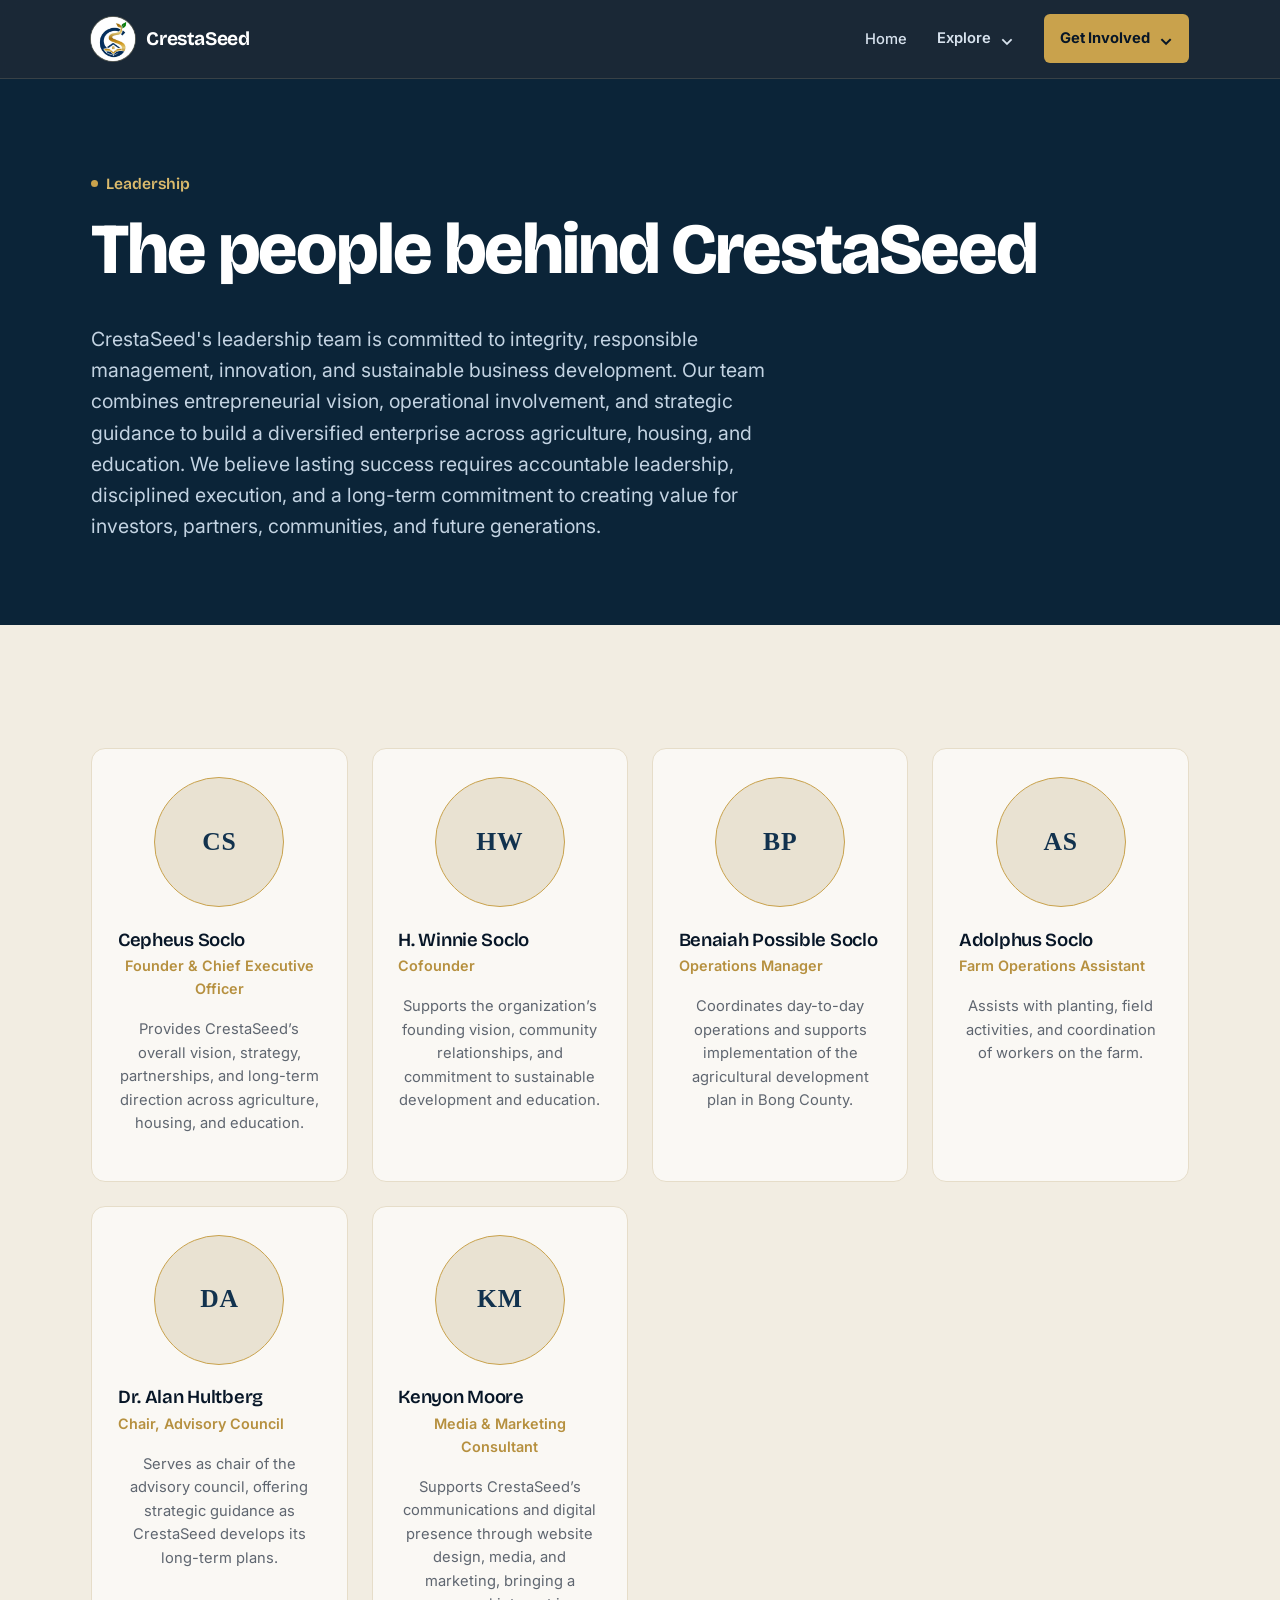
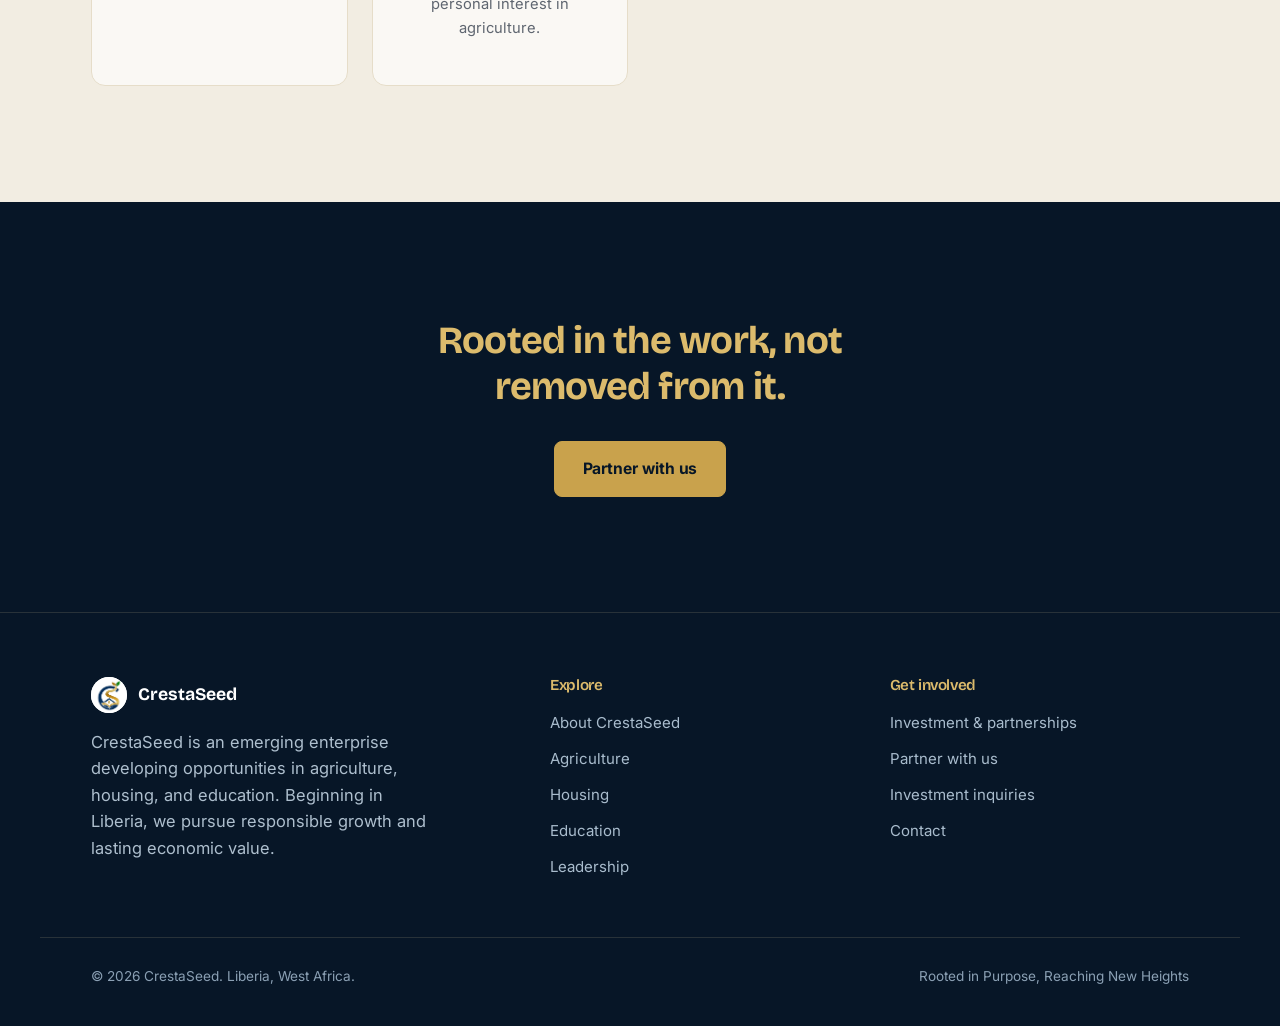
<file: leadership.html>
<!DOCTYPE html>

<html lang="en">
<head>
<meta charset="utf-8"/>
<meta content="width=device-width, initial-scale=1.0" name="viewport"/>
<meta content="#0f3151" name="theme-color"/>
<meta content="Discover CrestaSeed, an emerging Liberian enterprise developing agriculture, housing, and education through responsible growth and partnerships." name="description"/>
<title>Leadership | CrestaSeed</title>
<link href="assets/logo_mark.png" rel="icon"/>
<link href="https://fonts.googleapis.com" rel="preconnect"/>
<link crossorigin="" href="https://fonts.gstatic.com" rel="preconnect"/>
<link href="https://fonts.googleapis.com/css2?family=Bricolage+Grotesque:opsz,wght@12..96,400;12..96,500;12..96,600;12..96,700;12..96,800&amp;family=Inter:wght@400;500;600;700&amp;display=swap" rel="stylesheet"/>
<link href="assets/styles.css" rel="stylesheet"/>
<meta content="website" property="og:type"/>
<meta content="CrestaSeed" property="og:site_name"/>
<meta content="Leadership | CrestaSeed" property="og:title"/>
<meta content="CrestaSeed is developing agriculture, housing, and education in Liberia, beginning with five acres of cultivated and prepared farmland." property="og:description"/>
<meta content="assets/crestaseed-full-logo.jpg" property="og:image"/>
</head>
<body>
<a class="skip-link" href="#main-content">Skip to main content</a>
<header class="site-header">
<nav class="nav">
<a class="brand" href="index.html">
<img alt="" src="assets/logo_mark.png"/>
<span>CrestaSeed</span>
</a>
<button aria-expanded="false" aria-label="Toggle menu" class="nav-toggle" onclick="document.getElementById('navlinks').classList.toggle('open'); this.setAttribute('aria-expanded', document.getElementById('navlinks').classList.contains('open') ? 'true' : 'false');">☰</button>
<ul class="nav-links" id="navlinks">
<li><a href="index.html">Home</a></li>
<li class="nav-dropdown"><details><summary>Explore <span aria-hidden="true">⌄</span></summary><ul class="dropdown-menu">
<li><a href="about.html">About CrestaSeed</a></li>
<li><a href="agriculture.html">Agriculture</a></li>
<li><a href="housing.html">Housing</a></li>
<li><a href="education.html">Education</a></li>
<li><a href="leadership.html">Leadership</a></li>
</ul></details></li>
<li class="nav-dropdown nav-dropdown--involved"><details><summary>Get Involved <span aria-hidden="true">⌄</span></summary><ul class="dropdown-menu"><li><a href="partnerships.html">Investment &amp; Partnerships</a></li>
<li><a href="contact.html#partner-inquiries">Partner With Us</a></li>
<li><a href="partnerships.html#investment">Investment Inquiries</a></li>
<li><a href="contact.html">Contact</a></li>
</ul></details></li>
</ul>
</nav>
</header>
<main id="main-content">
<section class="page-hero" id="leadership">
<div class="container reveal">
<p class="eyebrow">Leadership</p>
<h1>The people behind CrestaSeed</h1>
<p class="lede">CrestaSeed's leadership team is committed to integrity, responsible management, innovation, and sustainable business development. Our team combines entrepreneurial vision, operational involvement, and strategic guidance to build a diversified enterprise across agriculture, housing, and education. We believe lasting success requires accountable leadership, disciplined execution, and a long-term commitment to creating value for investors, partners, communities, and future generations.</p>
</div>
</section>
<section class="section section--cream">
<div class="container">
<div class="team-grid reveal" style="margin-top:0.5rem;"><article class="team-card"><div class="team-photo-wrap"><div aria-hidden="true" class="team-photo team-photo--placeholder"><span class="profile-initials">CS</span></div></div><h3>Cepheus Soclo</h3><p class="team-title">Founder &amp; Chief Executive Officer</p><p class="team-bio">Provides CrestaSeed’s overall vision, strategy, partnerships, and long-term direction across agriculture, housing, and education.</p></article><article class="team-card"><div class="team-photo-wrap"><div aria-hidden="true" class="team-photo team-photo--placeholder"><span class="profile-initials">HW</span></div></div><h3>H. Winnie Soclo</h3><p class="team-title">Cofounder</p><p class="team-bio">Supports the organization’s founding vision, community relationships, and commitment to sustainable development and education.</p></article><article class="team-card"><div class="team-photo-wrap"><div aria-hidden="true" class="team-photo team-photo--placeholder"><span class="profile-initials">BP</span></div></div><h3>Benaiah Possible Soclo</h3><p class="team-title">Operations Manager</p><p class="team-bio">Coordinates day-to-day operations and supports implementation of the agricultural development plan in Bong County.</p></article><article class="team-card"><div class="team-photo-wrap"><div aria-hidden="true" class="team-photo team-photo--placeholder"><span class="profile-initials">AS</span></div></div><h3>Adolphus Soclo</h3><p class="team-title">Farm Operations Assistant</p><p class="team-bio">Assists with planting, field activities, and coordination of workers on the farm.</p></article><article class="team-card"><div class="team-photo-wrap"><div aria-hidden="true" class="team-photo team-photo--placeholder"><span class="profile-initials">DA</span></div></div><h3>Dr. Alan Hultberg</h3><p class="team-title">Chair, Advisory Council</p><p class="team-bio">Serves as chair of the advisory council, offering strategic guidance as CrestaSeed develops its long-term plans.</p></article><article class="team-card"><div class="team-photo-wrap"><div aria-hidden="true" class="team-photo team-photo--placeholder"><span class="profile-initials">KM</span></div></div><h3>Kenyon Moore</h3><p class="team-title">Media &amp; Marketing Consultant</p><p class="team-bio">Supports CrestaSeed’s communications and digital presence through website design, media, and marketing, bringing a personal interest in agriculture.</p></article></div>
</div>
</section>
<section class="banner">
<div class="container reveal">
<p class="tag">Rooted in the work, not removed from it.</p>
<div class="btn-row" style="justify-content:center; margin-top:2rem;">
<a class="btn btn--gold" href="contact.html">Partner with us</a>
</div>
</div>
</section>
</main>
<footer class="site-footer">
<div class="container footer-grid">
<div>
<div class="footer-brand">
<img alt="" src="assets/logo_mark.png"/>
<span>CrestaSeed</span>
</div>
<p style="color:#aebfce; max-width:34ch;">CrestaSeed is an emerging enterprise developing opportunities in agriculture, housing, and education. Beginning in Liberia, we pursue responsible growth and lasting economic value.</p>
<div class="social-row">
</div>
</div>
<div>
<h4>Explore</h4>
<ul>
<li><a href="about.html">About CrestaSeed</a></li>
<li><a href="agriculture.html">Agriculture</a></li>
<li><a href="housing.html">Housing</a></li>
<li><a href="education.html">Education</a></li>
<li><a href="leadership.html">Leadership</a></li>
</ul>
</div>
<div>
<h4>Get involved</h4>
<ul><li><a href="partnerships.html">Investment &amp; partnerships</a></li>
<li><a href="contact.html#partner-inquiries">Partner with us</a></li>
<li><a href="partnerships.html#investment">Investment inquiries</a></li>
<li><a href="contact.html">Contact</a></li>
</ul>
</div>
</div>
<div class="container footer-bottom">
<span>© 2026 CrestaSeed. Liberia, West Africa.</span>
<span>Rooted in Purpose, Reaching New Heights</span>
</div>
</footer>
<script>
(function(){
  "use strict";

  var reduceMotion = window.matchMedia('(prefers-reduced-motion: reduce)').matches;

  /* ---------- Scroll reveal ---------- */
  /* Content is visible by default in the CSS (safe fallback). We only
     ever hide it once we've actually set up a working reveal system,
     and we always add a timed failsafe so nothing can stay hidden
     forever even if an observer somehow never fires for an element. */
  var revealEls = document.querySelectorAll('.reveal');
  if (reduceMotion || !('IntersectionObserver' in window) || !revealEls.length) {
    revealEls.forEach(function(el){ el.classList.add('in-view'); });
  } else {
    document.body.classList.add('js-reveal-ready');
    var revealObserver = new IntersectionObserver(function(entries){
      entries.forEach(function(entry){
        if (entry.isIntersecting) {
          entry.target.classList.add('in-view');
          revealObserver.unobserve(entry.target);
        }
      });
    }, { threshold: 0.15, rootMargin: '0px 0px -40px 0px' });
    revealEls.forEach(function(el){ revealObserver.observe(el); });
    // Failsafe: if anything hasn't revealed itself within 2 seconds
    // (an odd viewport, a capture tool, a missed intersection), show
    // it anyway rather than leave it invisible indefinitely.
    setTimeout(function(){
      revealEls.forEach(function(el){ el.classList.add('in-view'); });
    }, 2000);
  }

  /* ---------- Animated stat count-up ---------- */
  var statEls = document.querySelectorAll('.stat .num[data-count-target]');
  function animateCount(el){
    var target = parseFloat(el.getAttribute('data-count-target'));
    if (isNaN(target)) return;
    var suffix = el.getAttribute('data-count-suffix') || '';
    if (reduceMotion) { el.textContent = target + suffix; return; }
    var duration = 1100, start = null;
    el.textContent = '0' + suffix;
    function step(ts){
      if (!start) start = ts;
      var progress = Math.min((ts - start) / duration, 1);
      var eased = 1 - Math.pow(1 - progress, 3);
      var value = Math.round(target * eased);
      el.textContent = value + suffix;
      if (progress < 1) requestAnimationFrame(step);
      else el.textContent = target + suffix;
    }
    requestAnimationFrame(step);
  }
  if (statEls.length) {
    if ('IntersectionObserver' in window) {
      var statObserver = new IntersectionObserver(function(entries){
        entries.forEach(function(entry){
          if (entry.isIntersecting) {
            animateCount(entry.target);
            statObserver.unobserve(entry.target);
          }
        });
      }, { threshold: 0.4 });
      statEls.forEach(function(el){ statObserver.observe(el); });
    } else {
      statEls.forEach(animateCount);
    }
  }

  /* ---------- Contact form: live validation feedback ---------- */
  var form = document.querySelector('.js-contact-form');
  if (form) {
    var fields = form.querySelectorAll('input[required], textarea[required]');
    fields.forEach(function(field){
      field.addEventListener('blur', function(){ validateField(field); });
      field.addEventListener('input', function(){
        if (field.classList.contains('field-invalid')) validateField(field);
      });
    });
    function validateField(field){
      var valid = field.checkValidity() && field.value.trim().length > 0;
      field.classList.toggle('field-invalid', !valid);
      field.classList.toggle('field-valid', valid);
    }
    form.addEventListener('submit', function(e){
      e.preventDefault();
      var allValid = true;
      fields.forEach(function(field){ validateField(field); if (!field.checkValidity() || !field.value.trim()) allValid = false; });
      var note = form.querySelector('.form-note');
      if (!note) {
        note = document.createElement('p');
        note.className = 'form-note';
        form.appendChild(note);
      }
      if (allValid) {
        note.textContent = "Your email application will open with a prepared message. Please send it there to complete your inquiry.";
        note.classList.add('form-note--warn');
      } else {
        note.textContent = 'Please fill in the required fields above.';
        note.classList.remove('form-note--warn');
      }
    });
  }

  /* ---------- Lightbox: click a photo to enlarge it ---------- */
  var lightboxImgs = document.querySelectorAll('.js-lightbox');
  if (lightboxImgs.length) {
    var overlay = document.createElement('div');
    overlay.id = 'cs-lightbox';
    var overlayImg = document.createElement('img');
    var closeBtn = document.createElement('button');
    closeBtn.id = 'cs-lightbox-close';
    closeBtn.type = 'button';
    closeBtn.setAttribute('aria-label', 'Close');
    closeBtn.textContent = '\u00d7';
    overlay.appendChild(overlayImg);
    overlay.appendChild(closeBtn);
    document.body.appendChild(overlay);

    function openLightbox(src, alt){
      overlayImg.src = src;
      overlayImg.alt = alt || '';
      overlay.classList.add('open');
    }
    function closeLightbox(){ overlay.classList.remove('open'); }

    lightboxImgs.forEach(function(img){
      img.addEventListener('click', function(){ openLightbox(img.src, img.alt); });
    });
    overlay.addEventListener('click', function(e){ if (e.target === overlay) closeLightbox(); });
    closeBtn.addEventListener('click', closeLightbox);
    document.addEventListener('keydown', function(e){ if (e.key === 'Escape') closeLightbox(); });
  }

  /* ---------- Back to top ---------- */
  var backTop = document.createElement('button');
  backTop.id = 'cs-back-top';
  backTop.type = 'button';
  backTop.setAttribute('aria-label', 'Back to top');
  backTop.textContent = '\u2191';
  document.body.appendChild(backTop);
  backTop.addEventListener('click', function(){
    window.scrollTo({ top: 0, behavior: reduceMotion ? 'auto' : 'smooth' });
  });
  window.addEventListener('scroll', function(){
    backTop.classList.toggle('show', window.scrollY > 600);
  }, { passive: true });
})();

</script>
<script>
/* Keep navigation menus predictable on desktop and mobile. */
document.addEventListener('click', function(event) {
  document.querySelectorAll('.nav-dropdown details[open]').forEach(function(menu) {
    if (!menu.contains(event.target)) menu.open = false;
  });
});
document.addEventListener('keydown', function(event) {
  if (event.key === 'Escape') {
    document.querySelectorAll('.nav-dropdown details[open]').forEach(function(menu) { menu.open = false; });
    var toggle = document.querySelector('.nav-toggle');
    var links = document.getElementById('navlinks');
    if (toggle && links && links.classList.contains('open')) {
      links.classList.remove('open'); toggle.setAttribute('aria-expanded', 'false'); toggle.focus();
    }
  }
});
document.querySelectorAll('.nav-dropdown details').forEach(function(menu) {
  menu.addEventListener('toggle', function() {
    if (menu.open) document.querySelectorAll('.nav-dropdown details').forEach(function(other) { if (other !== menu) other.open = false; });
  });
});
</script>
</body>
</html>
</file>
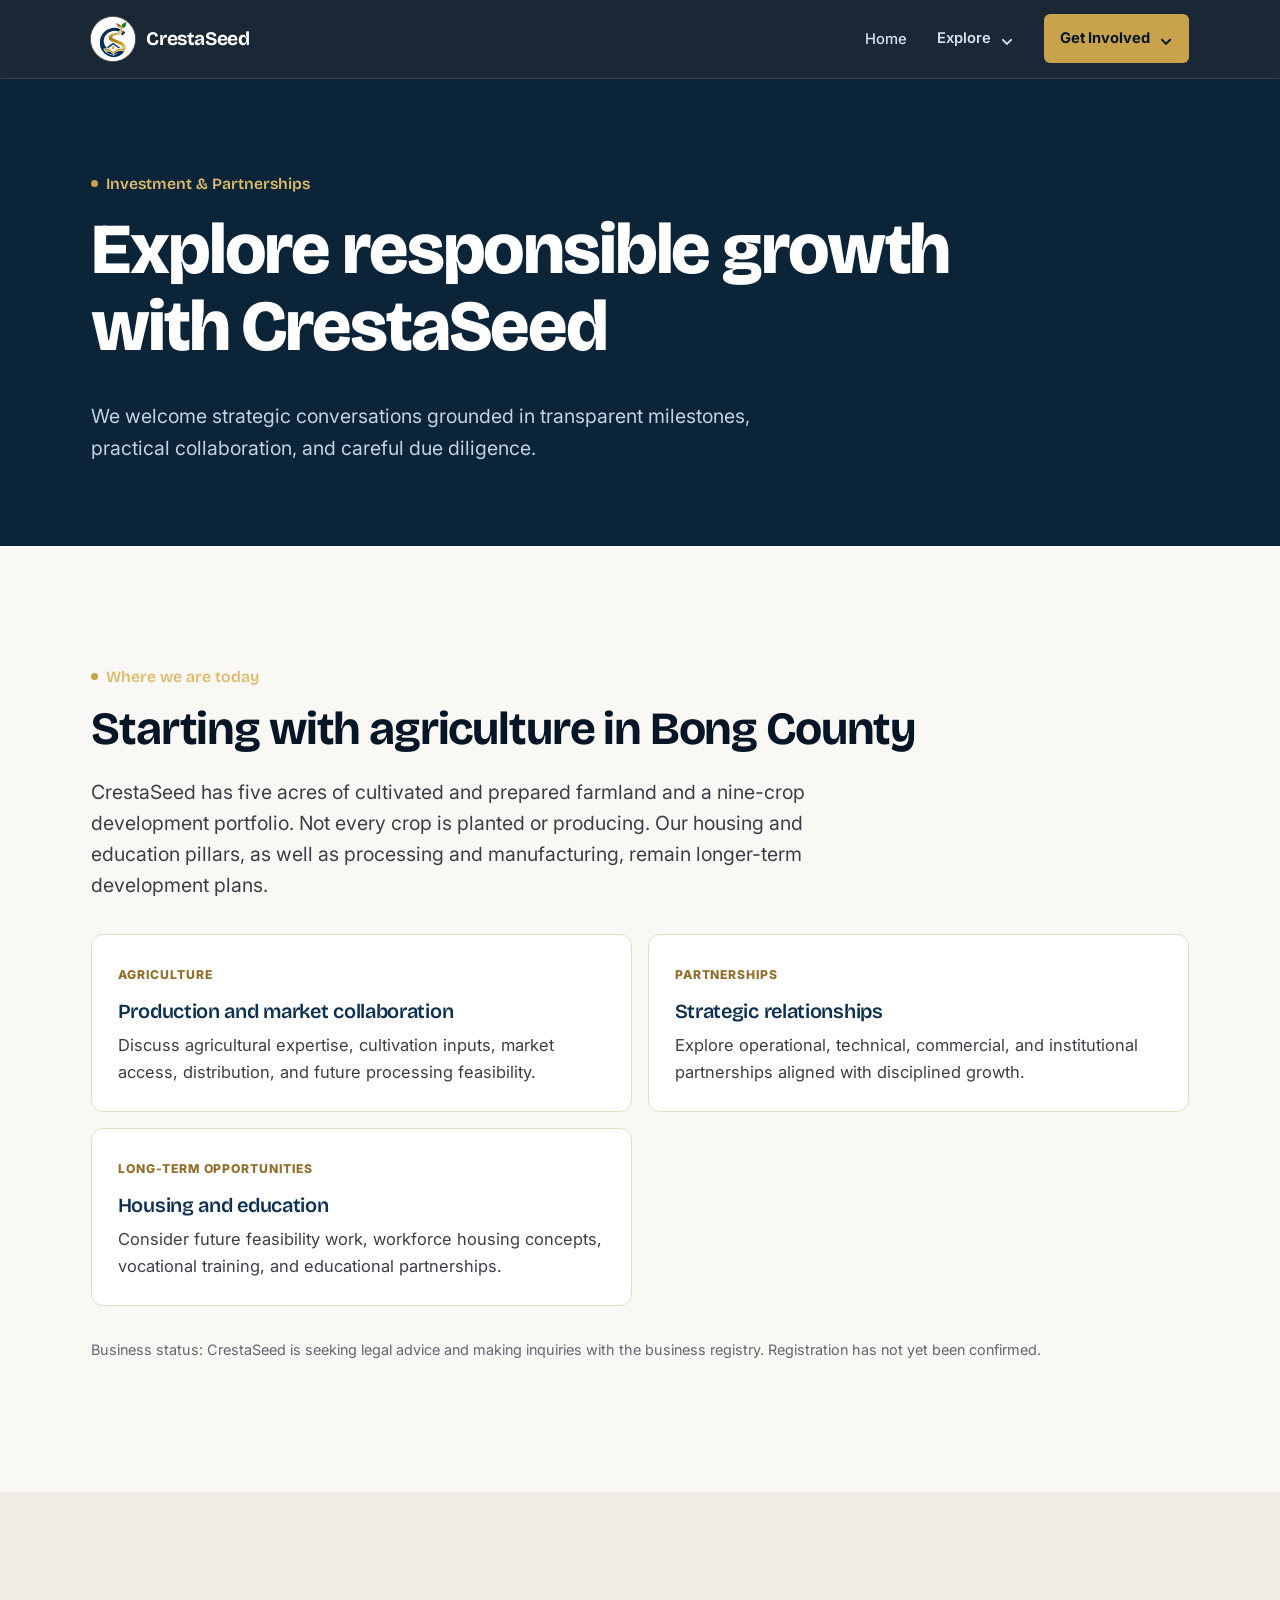
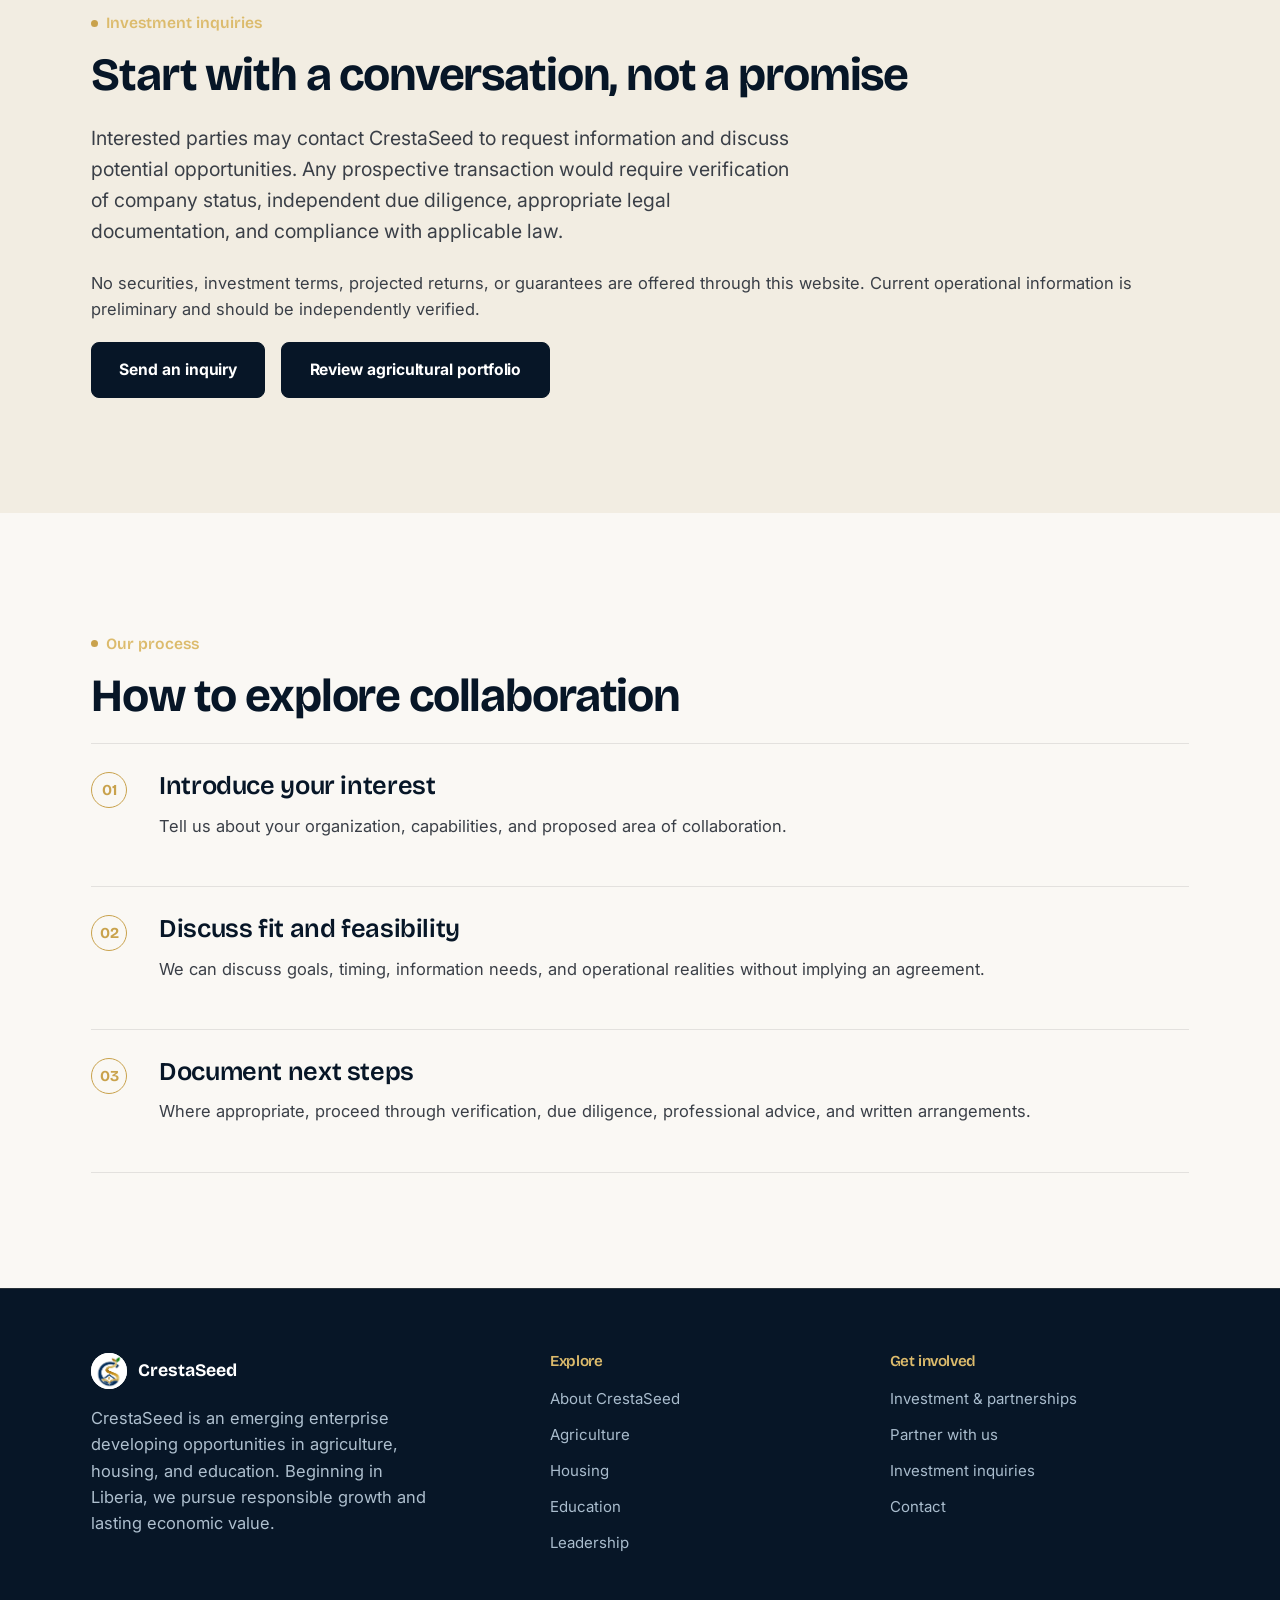
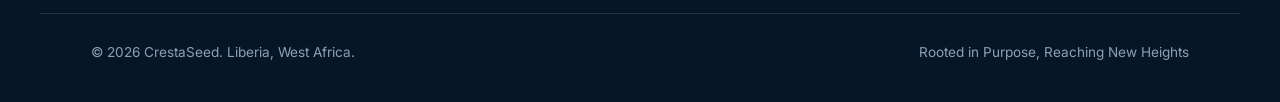
<file: partnerships.html>
<!DOCTYPE html>

<html lang="en">
<head>
<meta charset="utf-8"/>
<meta content="width=device-width, initial-scale=1.0" name="viewport"/>
<meta content="#0f3151" name="theme-color"/>
<meta content="Discover CrestaSeed, an emerging Liberian enterprise developing agriculture, housing, and education through responsible growth and partnerships." name="description"/>
<title>Investment &amp; Partnerships | CrestaSeed</title>
<link href="assets/logo_mark.png" rel="icon"/>
<link href="https://fonts.googleapis.com" rel="preconnect"/>
<link crossorigin="" href="https://fonts.gstatic.com" rel="preconnect"/>
<link href="https://fonts.googleapis.com/css2?family=Bricolage+Grotesque:opsz,wght@12..96,400;12..96,500;12..96,600;12..96,700;12..96,800&amp;family=Inter:wght@400;500;600;700&amp;display=swap" rel="stylesheet"/>
<link href="assets/styles.css" rel="stylesheet"/>
<meta content="website" property="og:type"/>
<meta content="CrestaSeed" property="og:site_name"/>
<meta content="Contact | CrestaSeed" property="og:title"/>
<meta content="CrestaSeed is developing agriculture, housing, and education in Liberia, beginning with five acres of cultivated and prepared farmland." property="og:description"/>
<meta content="assets/crestaseed-full-logo.jpg" property="og:image"/>
</head>
<body>
<a class="skip-link" href="#main-content">Skip to main content</a>
<header class="site-header">
<nav class="nav">
<a class="brand" href="index.html">
<img alt="" src="assets/logo_mark.png"/>
<span>CrestaSeed</span>
</a>
<button aria-expanded="false" aria-label="Toggle menu" class="nav-toggle" onclick="document.getElementById('navlinks').classList.toggle('open'); this.setAttribute('aria-expanded', document.getElementById('navlinks').classList.contains('open') ? 'true' : 'false');">☰</button>
<ul class="nav-links" id="navlinks">
<li><a href="index.html">Home</a></li>
<li class="nav-dropdown"><details><summary>Explore <span aria-hidden="true">⌄</span></summary><ul class="dropdown-menu">
<li><a href="about.html">About CrestaSeed</a></li>
<li><a href="agriculture.html">Agriculture</a></li>
<li><a href="housing.html">Housing</a></li>
<li><a href="education.html">Education</a></li>
<li><a href="leadership.html">Leadership</a></li>
</ul></details></li>
<li class="nav-dropdown nav-dropdown--involved"><details><summary>Get Involved <span aria-hidden="true">⌄</span></summary><ul class="dropdown-menu"><li><a href="partnerships.html">Investment &amp; Partnerships</a></li>
<li><a href="contact.html#partner-inquiries">Partner With Us</a></li>
<li><a href="partnerships.html#investment">Investment Inquiries</a></li>
<li><a href="contact.html">Contact</a></li>
</ul></details></li>
</ul>
</nav>
</header>
<main id="main-content">
<section class="page-hero" id="contact">
<div class="container reveal">
<p class="eyebrow">Investment &amp; Partnerships</p>
<h1>Explore responsible growth with CrestaSeed</h1>
<p class="lede">We welcome strategic conversations grounded in transparent milestones, practical collaboration, and careful due diligence.</p>
</div>
</section>
<section class="section"><div class="container"><p class="eyebrow">Where we are today</p><h2>Starting with agriculture in Bong County</h2><p class="lede">CrestaSeed has five acres of cultivated and prepared farmland and a nine-crop development portfolio. Not every crop is planted or producing. Our housing and education pillars, as well as processing and manufacturing, remain longer-term development plans.</p><div class="progress-grid"><article class="progress-item"><span class="progress-state">Agriculture</span><h3>Production and market collaboration</h3><p>Discuss agricultural expertise, cultivation inputs, market access, distribution, and future processing feasibility.</p></article><article class="progress-item"><span class="progress-state">Partnerships</span><h3>Strategic relationships</h3><p>Explore operational, technical, commercial, and institutional partnerships aligned with disciplined growth.</p></article><article class="progress-item"><span class="progress-state">Long-term opportunities</span><h3>Housing and education</h3><p>Consider future feasibility work, workforce housing concepts, vocational training, and educational partnerships.</p></article></div><p class="form-note">Business status: CrestaSeed is seeking legal advice and making inquiries with the business registry. Registration has not yet been confirmed.</p></div></section><section class="section section--cream" id="investment"><div class="container"><p class="eyebrow">Investment inquiries</p><h2>Start with a conversation, not a promise</h2><p class="lede">Interested parties may contact CrestaSeed to request information and discuss potential opportunities. Any prospective transaction would require verification of company status, independent due diligence, appropriate legal documentation, and compliance with applicable law.</p><p>No securities, investment terms, projected returns, or guarantees are offered through this website. Current operational information is preliminary and should be independently verified.</p><div class="btn-row"><a class="btn btn--dark" href="contact.html#partner-inquiries">Send an inquiry</a><a class="btn btn--dark" href="agriculture.html">Review agricultural portfolio</a></div></div></section><section class="section"><div class="container"><p class="eyebrow">Our process</p><h2>How to explore collaboration</h2><div class="value-list"><div class="value-row"><span class="mark">01</span><div><h3>Introduce your interest</h3><p>Tell us about your organization, capabilities, and proposed area of collaboration.</p></div></div><div class="value-row"><span class="mark">02</span><div><h3>Discuss fit and feasibility</h3><p>We can discuss goals, timing, information needs, and operational realities without implying an agreement.</p></div></div><div class="value-row"><span class="mark">03</span><div><h3>Document next steps</h3><p>Where appropriate, proceed through verification, due diligence, professional advice, and written arrangements.</p></div></div></div></div></section></main>
<footer class="site-footer">
<div class="container footer-grid">
<div>
<div class="footer-brand">
<img alt="" src="assets/logo_mark.png"/>
<span>CrestaSeed</span>
</div>
<p style="color:#aebfce; max-width:34ch;">CrestaSeed is an emerging enterprise developing opportunities in agriculture, housing, and education. Beginning in Liberia, we pursue responsible growth and lasting economic value.</p>
<div class="social-row">
</div>
</div>
<div>
<h4>Explore</h4>
<ul>
<li><a href="about.html">About CrestaSeed</a></li>
<li><a href="agriculture.html">Agriculture</a></li>
<li><a href="housing.html">Housing</a></li>
<li><a href="education.html">Education</a></li>
<li><a href="leadership.html">Leadership</a></li>
</ul>
</div>
<div>
<h4>Get involved</h4>
<ul><li><a href="partnerships.html">Investment &amp; partnerships</a></li>
<li><a href="contact.html#partner-inquiries">Partner with us</a></li>
<li><a href="partnerships.html#investment">Investment inquiries</a></li>
<li><a href="contact.html">Contact</a></li>
</ul>
</div>
</div>
<div class="container footer-bottom">
<span>© 2026 CrestaSeed. Liberia, West Africa.</span>
<span>Rooted in Purpose, Reaching New Heights</span>
</div>
</footer>
<script>
(function(){
  "use strict";

  var reduceMotion = window.matchMedia('(prefers-reduced-motion: reduce)').matches;

  /* ---------- Scroll reveal ---------- */
  /* Content is visible by default in the CSS (safe fallback). We only
     ever hide it once we've actually set up a working reveal system,
     and we always add a timed failsafe so nothing can stay hidden
     forever even if an observer somehow never fires for an element. */
  var revealEls = document.querySelectorAll('.reveal');
  if (reduceMotion || !('IntersectionObserver' in window) || !revealEls.length) {
    revealEls.forEach(function(el){ el.classList.add('in-view'); });
  } else {
    document.body.classList.add('js-reveal-ready');
    var revealObserver = new IntersectionObserver(function(entries){
      entries.forEach(function(entry){
        if (entry.isIntersecting) {
          entry.target.classList.add('in-view');
          revealObserver.unobserve(entry.target);
        }
      });
    }, { threshold: 0.15, rootMargin: '0px 0px -40px 0px' });
    revealEls.forEach(function(el){ revealObserver.observe(el); });
    // Failsafe: if anything hasn't revealed itself within 2 seconds
    // (an odd viewport, a capture tool, a missed intersection), show
    // it anyway rather than leave it invisible indefinitely.
    setTimeout(function(){
      revealEls.forEach(function(el){ el.classList.add('in-view'); });
    }, 2000);
  }

  /* ---------- Animated stat count-up ---------- */
  var statEls = document.querySelectorAll('.stat .num[data-count-target]');
  function animateCount(el){
    var target = parseFloat(el.getAttribute('data-count-target'));
    if (isNaN(target)) return;
    var suffix = el.getAttribute('data-count-suffix') || '';
    if (reduceMotion) { el.textContent = target + suffix; return; }
    var duration = 1100, start = null;
    el.textContent = '0' + suffix;
    function step(ts){
      if (!start) start = ts;
      var progress = Math.min((ts - start) / duration, 1);
      var eased = 1 - Math.pow(1 - progress, 3);
      var value = Math.round(target * eased);
      el.textContent = value + suffix;
      if (progress < 1) requestAnimationFrame(step);
      else el.textContent = target + suffix;
    }
    requestAnimationFrame(step);
  }
  if (statEls.length) {
    if ('IntersectionObserver' in window) {
      var statObserver = new IntersectionObserver(function(entries){
        entries.forEach(function(entry){
          if (entry.isIntersecting) {
            animateCount(entry.target);
            statObserver.unobserve(entry.target);
          }
        });
      }, { threshold: 0.4 });
      statEls.forEach(function(el){ statObserver.observe(el); });
    } else {
      statEls.forEach(animateCount);
    }
  }

  /* ---------- Lightbox: click a photo to enlarge it ---------- */
  var lightboxImgs = document.querySelectorAll('.js-lightbox');
  if (lightboxImgs.length) {
    var overlay = document.createElement('div');
    overlay.id = 'cs-lightbox';
    var overlayImg = document.createElement('img');
    var closeBtn = document.createElement('button');
    closeBtn.id = 'cs-lightbox-close';
    closeBtn.type = 'button';
    closeBtn.setAttribute('aria-label', 'Close');
    closeBtn.textContent = '\u00d7';
    overlay.appendChild(overlayImg);
    overlay.appendChild(closeBtn);
    document.body.appendChild(overlay);

    function openLightbox(src, alt){
      overlayImg.src = src;
      overlayImg.alt = alt || '';
      overlay.classList.add('open');
    }
    function closeLightbox(){ overlay.classList.remove('open'); }

    lightboxImgs.forEach(function(img){
      img.addEventListener('click', function(){ openLightbox(img.src, img.alt); });
    });
    overlay.addEventListener('click', function(e){ if (e.target === overlay) closeLightbox(); });
    closeBtn.addEventListener('click', closeLightbox);
    document.addEventListener('keydown', function(e){ if (e.key === 'Escape') closeLightbox(); });
  }

  /* ---------- Back to top ---------- */
  var backTop = document.createElement('button');
  backTop.id = 'cs-back-top';
  backTop.type = 'button';
  backTop.setAttribute('aria-label', 'Back to top');
  backTop.textContent = '\u2191';
  document.body.appendChild(backTop);
  backTop.addEventListener('click', function(){
    window.scrollTo({ top: 0, behavior: reduceMotion ? 'auto' : 'smooth' });
  });
  window.addEventListener('scroll', function(){
    backTop.classList.toggle('show', window.scrollY > 600);
  }, { passive: true });
})();

</script>
<script>
/* Keep navigation menus predictable on desktop and mobile. */
document.addEventListener('click', function(event) {
  document.querySelectorAll('.nav-dropdown details[open]').forEach(function(menu) {
    if (!menu.contains(event.target)) menu.open = false;
  });
});
document.addEventListener('keydown', function(event) {
  if (event.key === 'Escape') {
    document.querySelectorAll('.nav-dropdown details[open]').forEach(function(menu) { menu.open = false; });
    var toggle = document.querySelector('.nav-toggle');
    var links = document.getElementById('navlinks');
    if (toggle && links && links.classList.contains('open')) {
      links.classList.remove('open'); toggle.setAttribute('aria-expanded', 'false'); toggle.focus();
    }
  }
});
document.querySelectorAll('.nav-dropdown details').forEach(function(menu) {
  menu.addEventListener('toggle', function() {
    if (menu.open) document.querySelectorAll('.nav-dropdown details').forEach(function(other) { if (other !== menu) other.open = false; });
  });
});
</script>
</body>
</html>
</file>
<file: assets/styles.css>
/* ==========================================================
   CrestaSeed — shared design system, v3 ("modern professional")
   Bricolage Grotesque carries every headline and label at real
   weight and tight tracking — a contemporary grotesk with just
   enough character to feel considered, not templated. Inter
   carries everything read at length. Navy and gold stay as the
   brand anchors; corners, shadows, and spacing are tuned for a
   crisp, current, professional feel rather than an editorial one.
   ========================================================== */

:root{
  --navy-950:#071627;
  --navy-900:#0b2438;
  --navy-800:#0f3151;
  --navy-700:#1a4468;
  --navy-600:#255880;

  --gold-700:#9c7830;
  --gold-600:#b6903f;
  --gold-500:#c9a24c;
  --gold-400:#dcbb6c;
  --gold-200:#eddba3;
  --gold-100:#f4e9c9;

  --green-600:#2f8f46;
  --green-700:#256e37;

  --parchment-50:#faf8f4;
  --parchment-100:#f2ede2;
  --parchment-200:#e6ddc9;

  --ink-900:#161a1f;
  --ink-700:#3a3f47;
  --ink-500:#5f6670;
  --white:#ffffff;

  --font-display:'Bricolage Grotesque', 'Inter', -apple-system, sans-serif;
  --font-body:'Inter', -apple-system, 'Segoe UI', sans-serif;

  --measure:60ch;
  --section-pad:clamp(4.5rem, 9vw, 8.5rem);
  --rule: 1px solid rgba(22,26,31,0.1);
  --rule-dark: 1px solid rgba(237,219,163,0.14);
  --radius-sm:8px;
  --radius-md:14px;
  --radius-lg:20px;
  --shadow-sm:0 1px 2px rgba(11,36,56,0.06), 0 1px 1px rgba(11,36,56,0.04);
  --shadow-md:0 8px 24px rgba(11,36,56,0.10), 0 2px 8px rgba(11,36,56,0.06);
  --shadow-gold:0 10px 28px rgba(201,162,76,0.28);
}

*,*::before,*::after{ box-sizing:border-box; }
html{ scroll-behavior:smooth; }

@media (prefers-reduced-motion: reduce){
  html{ scroll-behavior:auto; }
  *,*::before,*::after{
    animation-duration:0.001ms !important;
    animation-iteration-count:1 !important;
    transition-duration:0.001ms !important;
  }
}

body{
  margin:0;
  font-family:var(--font-body);
  color:var(--ink-900);
  background:var(--parchment-50);
  line-height:1.6;
  -webkit-font-smoothing:antialiased;
  font-size:16.5px;
}

img{ max-width:100%; display:block; }
a{ color:inherit; }
:focus-visible{ outline:2px solid var(--gold-600); outline-offset:2px; }

h1,h2,h3,h4{
  font-family:var(--font-display);
  font-weight:700;
  line-height:1.08;
  margin:0 0 0.5em;
  color:var(--navy-950);
  letter-spacing:-0.025em;
}

h1{ font-size:clamp(2.8rem, 5.6vw, 5.1rem); font-weight:800; letter-spacing:-0.03em; }
h2{ font-size:clamp(2.1rem, 3.6vw, 3.1rem); font-weight:700; }
h3{ font-size:clamp(1.3rem, 2vw, 1.6rem); font-weight:600; letter-spacing:-0.015em; }

p{ margin:0 0 1.15em; color:var(--ink-700); }
p.lede{ font-size:1.22rem; line-height:1.6; color:var(--ink-700); max-width:var(--measure); font-weight:400; }

.container{
  max-width:1200px;
  margin:0 auto;
  padding:0 clamp(1.5rem, 4vw, 3.25rem);
}

.section{ padding:var(--section-pad) 0; position:relative; }
.section--navy{ background:var(--navy-900); color:var(--parchment-50); }
.section--navy h1,.section--navy h2,.section--navy h3{ color:var(--white); }
.section--navy p{ color:#c3d3e2; }
.section--deep{ background:var(--navy-950); color:var(--parchment-50); }
.section--deep h2{ color:var(--white); }
.section--deep p{ color:#c3d3e2; }
.section--cream{ background:var(--parchment-100); }

.section--navy + .section--navy,
.section--deep + .section--navy,
.section--navy + .section--deep{ border-top:var(--rule-dark); }

/* subtle depth on dark sections */
.section--navy,.section--deep,.page-hero,.site-footer{
  background-image:
    radial-gradient(circle at 15% 15%, rgba(201,162,76,0.06), transparent 45%),
    radial-gradient(circle at 85% 80%, rgba(201,162,76,0.05), transparent 50%);
}

/* ---------- Header / nav ---------- */
.site-header{
  position:sticky; top:0; z-index:40;
  background:rgba(7,22,39,0.92);
  backdrop-filter:saturate(160%) blur(10px);
  border-bottom:1px solid rgba(237,219,163,0.14);
}
.nav{
  display:flex; align-items:center; justify-content:space-between;
  padding:0.9rem clamp(1.5rem, 4vw, 3.25rem);
  max-width:1200px; margin:0 auto;
}
.brand{ display:flex; align-items:center; gap:0.65rem; text-decoration:none; }
.brand img{ height:40px; width:40px; border-radius:50%; box-shadow:0 0 0 1px rgba(237,219,163,0.3); }
.brand span{
  font-family:var(--font-display); font-weight:700;
  font-size:1.2rem; color:var(--white); letter-spacing:-0.02em;
}
.nav-links{
  display:flex; align-items:center; gap:clamp(1.1rem, 2vw, 2rem);
  list-style:none; margin:0; padding:0;
}
.nav-links a{
  text-decoration:none; color:#d8e3ee; font-size:0.92rem; font-weight:500;
  padding:0.4rem 0.05rem; border-bottom:1px solid transparent;
  transition:border-color 0.15s ease, color 0.15s ease;
}
.nav-links a:hover,.nav-links a[aria-current="page"]{
  color:var(--gold-400); border-color:var(--gold-500);
}
.nav-cta{
  display:inline-block; background:var(--gold-500); color:var(--navy-950) !important;
  padding:0.6rem 1.25rem; font-weight:700; border:1px solid var(--gold-500);
  text-decoration:none; font-size:0.9rem; letter-spacing:-0.005em;
  border-radius:var(--radius-sm);
  transition:background 0.15s ease, box-shadow 0.15s ease, transform 0.15s ease;
}
.nav-cta:hover{ box-shadow:var(--shadow-gold); transform:translateY(-1px); }
.nav-toggle{ display:none; }

@media (max-width: 820px){
  .nav-links{
    position:absolute; top:100%; left:0; right:0;
    flex-direction:column; align-items:flex-start; background:var(--navy-950);
    padding:1rem 1.5rem 1.5rem; gap:0.95rem;
    border-bottom:1px solid rgba(237,219,163,0.18);
    display:none;
  }
  .nav-links.open{ display:flex; }
  .nav-toggle{
    display:inline-flex; background:none; border:none; color:var(--white);
    font-size:1.6rem; line-height:1; cursor:pointer; padding:0.25rem;
  }
}

/* ---------- Buttons ---------- */
.btn{
  display:inline-flex; align-items:center; gap:0.55rem;
  padding:0.9rem 1.7rem; font-weight:700;
  text-decoration:none; font-size:0.98rem; border:1px solid transparent;
  cursor:pointer; font-family:var(--font-body); letter-spacing:-0.005em;
  border-radius:var(--radius-sm);
  transition:background 0.15s ease, color 0.15s ease, border-color 0.15s ease, box-shadow 0.15s ease, transform 0.15s ease;
}
.btn--gold{ background:var(--gold-500); color:var(--navy-950); border-color:var(--gold-500); }
.btn--gold:hover{ box-shadow:var(--shadow-gold); transform:translateY(-1px); }
.btn--outline{ background:transparent; color:var(--white); border-color:rgba(255,255,255,0.4); }
.btn--outline:hover{ border-color:var(--gold-400); color:var(--gold-400); }
.btn--dark{ background:var(--navy-950); color:var(--white); border-color:var(--navy-950); }
.btn--dark:hover{ box-shadow:var(--shadow-md); transform:translateY(-1px); }
.btn-row{ display:flex; gap:1rem; flex-wrap:wrap; }

/* ---------- Hero (asymmetric) ---------- */
.hero-split{ padding:clamp(4rem,8vw,6.5rem) 0; }
.hero-split-inner{
  display:grid; grid-template-columns:1.15fr 0.85fr;
  gap:clamp(2.5rem,5vw,5rem); align-items:center;
}
@media (max-width:900px){ .hero-split-inner{ grid-template-columns:1fr; } }
.eyebrow{
  display:inline-flex; align-items:center; gap:0.5rem;
  color:var(--gold-400); font-family:var(--font-display); font-weight:600;
  font-size:0.98rem; margin-bottom:0.9rem;
}
.eyebrow::before{
  content:''; width:7px; height:7px; border-radius:50%;
  background:var(--gold-500); display:inline-block; flex:none;
}
.hero-split h1{ max-width:17ch; }
.hero-split .lede{ max-width:46ch; }
.hero-split .btn-row{ margin-top:2rem; }
.hero-plate .plate{ min-height:280px; }
.hero-plate .hero-mark{
 width:120px; height:120px; border-radius:50%; object-fit:cover;
  box-shadow:0 0 0 1px var(--gold-500);
}

/* ---------- Pillars (editorial row, no card-kit) ---------- */
.pillars-row{ display:grid; grid-template-columns:repeat(3,1fr); margin-top:2.75rem; }
@media (max-width:820px){
  .pillars-row{ grid-template-columns:1fr; }
  .pillar-item{ border-left:none !important; border-top:1px solid rgba(237,219,163,0.2); padding:2rem 0 !important; }
  .pillar-item:first-child{ border-top:none; }
}
.pillar-item{
  padding:0 clamp(1.25rem,2.5vw,2.4rem);
  text-decoration:none; color:inherit;
  display:flex; flex-direction:column; gap:1.1rem;
}
.pillar-item:not(:first-child){ border-left:1px solid rgba(237,219,163,0.2); }
.pillar-icon-wrap{
  width:54px; height:54px; border-radius:50%;
  border:1px solid var(--gold-500);
  display:flex; align-items:center; justify-content:center;
  transition:box-shadow 0.15s ease;
}
.pillar-item:hover .pillar-icon-wrap{ box-shadow:0 0 0 4px rgba(201,162,76,0.14); }
.pillar-icon{ width:26px; height:26px; }
.pillar-item h3{ color:var(--white); }
.pillar-item p{ color:#c3d3e2; font-size:0.97rem; }
.pillar-item .go{
  margin-top:auto; color:var(--gold-400); font-weight:600; font-size:0.92rem;
  font-family:var(--font-display);
}
.pillars-stats-divider{
  border-top:1px solid rgba(237,219,163,0.18);
  margin-top:3.25rem; padding-top:3.25rem;
}

/* ---------- Stat strip ---------- */
.stats{
  display:grid; gap:2.5rem;
  grid-template-columns:repeat(auto-fit, minmax(160px,1fr));
  text-align:center;
}
.stat{ border-left:1px solid rgba(237,219,163,0.25); padding-left:1.75rem; }
.stat:first-child{ border-left:none; padding-left:0; }
@media (max-width:700px){ .stat{ border-left:none; padding-left:0; } }
.stat .num{
  font-family:var(--font-display); font-size:clamp(2.5rem,4vw,3.4rem);
  color:var(--gold-400); font-weight:800; line-height:1; letter-spacing:-0.03em;
}
.stat .label{ margin-top:0.6rem; color:#c3d3e2; font-size:0.94rem; }

/* ---------- Two column ---------- */
.split{
  display:grid; grid-template-columns:1fr 1fr; gap:clamp(2.5rem,5vw,5rem);
  align-items:center;
}
@media (max-width:820px){ .split{ grid-template-columns:1fr; } }
.split.reverse .split-media{ order:2; }
.split-media svg{ width:100%; height:auto; }

/* ---------- Crop / item grid ---------- */
.item-grid{
  display:grid; gap:1.1rem;
  grid-template-columns:repeat(auto-fill, minmax(230px,1fr));
}
.item-card{
  background:var(--parchment-50);
  border:1px solid var(--parchment-200);
  border-radius:var(--radius-md);
  padding:1.75rem 1.6rem;
  transition:box-shadow 0.15s ease, transform 0.15s ease, border-color 0.15s ease;
  overflow:hidden;
}
.item-card:hover{ box-shadow:var(--shadow-md); transform:translateY(-2px); border-color:var(--gold-500); }
.item-card .item-icon{ width:32px; height:32px; margin-bottom:1rem; }
.item-card h4{
  font-family:var(--font-display); font-size:1.15rem; font-weight:700; margin:0 0 0.45rem;
  color:var(--navy-950); letter-spacing:-0.015em;
}
.item-card p{ font-size:0.94rem; margin:0; color:var(--ink-500); }
.item-photo{
  width:calc(100% + 3.2rem); height:130px; object-fit:cover;
  margin:-1.75rem -1.6rem 1.25rem; display:block;
}

/* ---------- Quote / tagline banner ---------- */
.banner{
  text-align:center; padding:var(--section-pad) 0;
  background:var(--navy-950);
}
.banner p.tag{
  font-family:var(--font-display); font-weight:700;
  color:var(--gold-400); font-size:clamp(1.7rem,3.2vw,2.4rem);
  max-width:20ch; margin:0 auto; letter-spacing:-0.02em; line-height:1.2;
}

/* ---------- Value / process list ---------- */
.value-list{ display:grid; gap:0; }
.value-row{
  display:grid; grid-template-columns:44px 1fr; gap:1.5rem;
  padding:1.75rem 0; border-top:var(--rule);
}
.section--navy .value-row,.section--deep .value-row{ border-top:var(--rule-dark); }
.value-row:last-child{ border-bottom:var(--rule); }
.section--navy .value-row:last-child,.section--deep .value-row:last-child{ border-bottom:var(--rule-dark); }
.value-row .mark{
  width:36px; height:36px; border-radius:50%; border:1px solid var(--gold-500);
  display:flex; align-items:center; justify-content:center;
  font-family:var(--font-display); font-weight:700; color:var(--gold-500);
  font-size:0.95rem;
}

/* ---------- Timeline (scale-up path) ---------- */
.scaleline{ display:grid; gap:0; }
.scale-step{
  display:grid; grid-template-columns:150px 1fr; gap:1.5rem;
  padding:1.75rem 0; border-top:var(--rule-dark);
}
.scale-step:last-child{ border-bottom:var(--rule-dark); }
.scale-step .phase{
  font-family:var(--font-display); font-weight:700;
  color:var(--gold-400); font-size:1.05rem;
}

/* ---------- Plate (illustration frame) ---------- */
.plate{
  position:relative;
  background:linear-gradient(160deg, var(--parchment-100) 0%, var(--parchment-200) 100%);
  border:1px solid var(--parchment-200);
  border-radius:var(--radius-lg);
  padding:2.75rem; min-height:320px;
  display:flex; flex-direction:column; align-items:center; justify-content:center; gap:1.5rem;
  box-shadow:var(--shadow-md);
}
.plate-ring{
  width:132px; height:132px; border-radius:50%;
  border:1px solid var(--gold-600);
  display:flex; align-items:center; justify-content:center;
  background:var(--parchment-50);
}
.plate-icon{ width:60px; height:60px; }
.plate-caption{
  font-family:var(--font-display); font-weight:600; color:var(--gold-700);
  font-size:1rem; margin:0; text-align:center;
}
.form-grid{ display:grid; gap:1.25rem; max-width:640px; }
.form-row{ display:grid; gap:1.25rem; grid-template-columns:1fr 1fr; }
@media (max-width:600px){ .form-row{ grid-template-columns:1fr; } }
label{ display:block; font-size:0.86rem; color:var(--ink-500); margin-bottom:0.45rem; font-weight:500; }
input,select,textarea{
  width:100%; padding:0.75rem 0.9rem;
  border:1px solid var(--parchment-200); font-family:var(--font-body); font-size:1rem;
  background:var(--white); color:var(--ink-900); border-radius:var(--radius-sm);
}
input:focus,select:focus,textarea:focus{
  outline:1.5px solid var(--gold-600); outline-offset:1px;
}
textarea{ resize:vertical; min-height:130px; }

/* ---------- Footer ---------- */
.site-footer{ background:var(--navy-950); color:#a9bccd; padding:4rem 0 2.4rem; border-top:1px solid rgba(237,219,163,0.14); }
.footer-grid{
  display:grid; gap:2.5rem;
  grid-template-columns:1.4fr 1fr 1fr;
}
@media (max-width:700px){ .footer-grid{ grid-template-columns:1fr; } }
.footer-brand{ display:flex; align-items:center; gap:0.65rem; margin-bottom:1rem; }
.footer-brand img{ height:36px; width:36px; border-radius:50%; }
.footer-brand span{ font-family:var(--font-display); color:var(--white); font-size:1.1rem; font-weight:700; }
.site-footer h4{
  color:var(--gold-400); font-family:var(--font-display); font-weight:600;
  font-size:0.95rem; margin-bottom:1rem;
}
.site-footer ul{ list-style:none; margin:0; padding:0; }
.site-footer li{ margin-bottom:0.6rem; }
.site-footer a{ color:#a9bccd; text-decoration:none; font-size:0.94rem; }
.site-footer a:hover{ color:var(--gold-400); }
.footer-bottom{
  margin-top:3rem; padding-top:1.75rem; border-top:1px solid rgba(237,219,163,0.14);
  font-size:0.85rem; display:flex; justify-content:space-between; flex-wrap:wrap; gap:0.6rem;
  color:#8ba0b4;
}

/* ---------- Page header (interior pages) ---------- */
.page-hero{
  padding:clamp(4rem,7vw,6rem) 0 clamp(2.75rem,5vw,3.75rem);
  background:var(--navy-900);
  text-align:left;
}
.page-hero h1{ color:var(--white); max-width:22ch; }
.page-hero p.lede{ color:#c3d3e2; }
.breadcrumb{ font-size:0.86rem; color:#8ba0b4; margin-bottom:1.3rem; }
.breadcrumb a{ color:#8ba0b4; text-decoration:none; }
.breadcrumb a:hover{ color:var(--gold-400); }

/* ---------- Uploaded photo variants ---------- */
.plate--photo{ padding:0; overflow:hidden; }
.plate-photo-full{
  width:100%; height:100%; min-height:280px; object-fit:cover; display:block;
}

/* ---------- Scroll reveal ---------- */
/* Content is visible by default (safe fallback if JS never runs, or a
   tool captures the page without firing real scroll events). JS adds
   the "js-reveal-ready" class to <body> only once it's actually set up
   the reveal system, and that's the only thing allowed to hide content. */
.reveal{
  transition:opacity 0.7s cubic-bezier(.22,.61,.36,1), transform 0.7s cubic-bezier(.22,.61,.36,1);
}
body.js-reveal-ready .reveal{ opacity:0; transform:translateY(18px); }
.reveal.in-view{ opacity:1 !important; transform:translateY(0) !important; }
.reveal-delay-1.in-view{ transition-delay:0.08s; }
.reveal-delay-2.in-view{ transition-delay:0.16s; }

/* ---------- Nav link underline-grow interaction ---------- */
.nav-links a{ position:relative; }
.nav-links a::after{
  content:''; position:absolute; left:0.05rem; right:0.05rem; bottom:-1px;
  height:1px; background:var(--gold-500);
  transform:scaleX(0); transform-origin:left;
  transition:transform 0.2s ease;
}
.nav-links a:hover::after,.nav-links a[aria-current="page"]::after{ transform:scaleX(1); }

/* ---------- Plate photo hover zoom ---------- */
.plate--photo{ overflow:hidden; }
.plate-photo-full{ transition:transform 0.4s ease; }
.plate--photo:hover .plate-photo-full{ transform:scale(1.04); }

/* ---------- Pillar / value-row hover tint ---------- */
.pillar-item{ transition:background 0.2s ease; border-radius:var(--radius-md); }
.pillar-item:hover{ background:rgba(201,162,76,0.05); }
.value-row{ transition:background 0.2s ease; }
.value-row:hover{ background:rgba(201,162,76,0.04); }

/* ---------- Stat number transition ---------- */
.stat .num{ font-variant-numeric:tabular-nums; }

/* ---------- Contact form validation states ---------- */
.field-invalid{ border-color:#c0503f !important; }
.field-valid{ border-color:var(--green-600) !important; }
.form-note{ font-size:0.9rem; margin-top:0.75rem; color:var(--ink-500); }
.form-note--warn{ color:var(--gold-700); }

/* ---------- Button press feedback ---------- */
.btn:active{ transform:translateY(0) scale(0.98); }

/* ---------- Extra content blocks: photo gallery ---------- */
.block-gallery{ display:grid; gap:0.75rem; }
.block-gallery--stack{ grid-template-columns:1fr; }
.block-gallery--grid{ grid-template-columns:1fr 1fr; }
.block-gallery img{
  width:100%; height:100%; object-fit:cover; border-radius:var(--radius-md);
  box-shadow:var(--shadow-sm); min-height:140px;
}
.block-gallery--stack img{ min-height:260px; }

/* ---------- Footer social icons ---------- */
.social-row{ display:flex; gap:0.7rem; margin-top:1.1rem; }
.social-row a{
  width:34px; height:34px; border-radius:50%;
  border:1px solid rgba(237,219,163,0.3); color:#a9bccd;
  display:flex; align-items:center; justify-content:center;
  transition:color 0.15s ease, border-color 0.15s ease, transform 0.15s ease;
}
.social-row a:hover{ color:var(--gold-400); border-color:var(--gold-500); transform:translateY(-2px); }
.social-row svg{ width:17px; height:17px; }

/* ---------- Inline edit mode ---------- */
#cs-edit-toggle{
  position:fixed; bottom:1.5rem; right:1.5rem; z-index:200;
  background:var(--navy-950); color:var(--gold-400); border:1px solid var(--gold-500);
  padding:0.75rem 1.3rem; border-radius:999px; font-family:var(--font-body); font-weight:600;
  font-size:0.9rem; cursor:pointer; box-shadow:var(--shadow-md);
}
#cs-edit-toggle:hover{ background:var(--navy-800); }

#cs-save-bar{
  position:fixed; left:0; right:0; bottom:0; z-index:190;
  background:var(--navy-950); border-top:1px solid var(--gold-500);
  padding:0.9rem 1.5rem; display:none; align-items:center; justify-content:space-between; gap:1rem;
}
body.cs-editing #cs-save-bar{ display:flex; }
body.cs-editing{ padding-bottom:64px; }
#cs-save-status{ color:#c3d3e2; font-size:0.9rem; }
#cs-save-bar-actions{ display:flex; align-items:center; gap:0.8rem; }
#cs-exit-btn{
  background:transparent; color:#c3d3e2; border:1px solid rgba(237,219,163,0.3); padding:0.65rem 1.2rem;
  border-radius:var(--radius-sm); font-weight:600; cursor:pointer; font-family:var(--font-body); font-size:0.9rem;
}
#cs-exit-btn:hover{ border-color:var(--gold-500); color:var(--gold-400); }
#cs-save-btn{
  background:var(--gold-500); color:var(--navy-950); border:none; padding:0.7rem 1.6rem;
  border-radius:var(--radius-sm); font-weight:700; cursor:pointer; font-family:var(--font-body);
}
#cs-save-btn:hover{ box-shadow:var(--shadow-gold); }

body.cs-editing [data-name]{
  outline:1px dashed rgba(201,162,76,0.5); outline-offset:3px; border-radius:3px;
  cursor:text; transition:outline-color 0.15s ease, background 0.15s ease;
}
body.cs-editing [data-name]:hover{ outline-color:var(--gold-500); background:rgba(201,162,76,0.06); }
body.cs-editing [data-name]:focus{ outline:2px solid var(--gold-600); background:rgba(201,162,76,0.09); }

.cs-image-wrap{ position:relative; }
.cs-image-input{ display:none; }
.cs-image-change{
  display:none; position:absolute; bottom:0.75rem; left:50%; transform:translateX(-50%);
  background:var(--navy-950); color:var(--gold-400); border:1px solid var(--gold-500);
  padding:0.5rem 1rem; border-radius:999px; font-size:0.82rem; font-weight:600; cursor:pointer;
  font-family:var(--font-body); z-index:5;
}
body.cs-editing .cs-image-change{ display:block; }
body.cs-editing .cs-image-wrap{ outline:1px dashed rgba(201,162,76,0.5); outline-offset:2px; }

.cs-add-btn, .cs-remove-btn{
  font-family:var(--font-body); font-weight:600; cursor:pointer; border-radius:999px;
  display:none;
}
body.cs-editing .cs-add-btn, body.cs-editing .cs-remove-btn{ display:inline-flex; align-items:center; gap:0.4rem; }
.cs-add-btn{
  background:var(--navy-950); color:var(--gold-400); border:1px solid var(--gold-500);
  padding:0.7rem 1.4rem; font-size:0.9rem; margin-top:1.5rem;
}
.cs-add-btn:hover{ background:var(--navy-800); }
.cs-remove-btn{
  background:#fff; color:#a8412f; border:1px solid #e6b3a8;
  padding:0.3rem 0.8rem; font-size:0.78rem; position:absolute; top:0.6rem; right:0.6rem;
}
.cs-remove-btn:hover{ background:#fbe4e0; }
.cs-card-relative{ position:relative; }

/* ---------- FAQ accordion ---------- */
.faq-list{ display:grid; gap:0.9rem; max-width:760px; }
.faq-item{
  background:var(--parchment-50); border:1px solid var(--parchment-200);
  border-radius:var(--radius-md); overflow:hidden;
}
.faq-item summary{
  list-style:none; cursor:pointer; padding:1.25rem 1.5rem;
  font-family:var(--font-display); font-weight:600; font-size:1.05rem;
  color:var(--navy-950); display:flex; align-items:center; justify-content:space-between; gap:1rem;
}
.faq-item summary::-webkit-details-marker{ display:none; }
.faq-item summary::after{
  content:'+'; color:var(--gold-600); font-size:1.4rem; font-weight:400; flex:none;
  transition:transform 0.2s ease;
}
.faq-item[open] summary::after{ transform:rotate(45deg); }
.faq-item:hover summary{ background:rgba(201,162,76,0.05); }
.faq-answer{ padding:0 1.5rem 1.25rem; color:var(--ink-500); font-size:0.96rem; line-height:1.6; }

/* ---------- Leadership / team grid ---------- */
.team-grid{
  display:grid; gap:1.5rem; margin-top:2rem;
  grid-template-columns:repeat(auto-fill, minmax(240px,1fr));
}
.team-card{
  background:var(--parchment-50); border:1px solid var(--parchment-200);
  border-radius:var(--radius-md); padding:1.75rem 1.6rem; text-align:center;
  transition:box-shadow 0.15s ease, transform 0.15s ease;
}
.team-card:hover{ box-shadow:var(--shadow-md); transform:translateY(-2px); }
.team-photo-wrap{ display:flex; justify-content:center; margin-bottom:1.1rem; }
.team-photo{
  width:96px; height:96px; border-radius:50%; object-fit:cover;
  border:1px solid var(--gold-500);
}
.team-photo--placeholder{
  display:flex; align-items:center; justify-content:center;
  background:var(--parchment-100);
}
.team-card h4{
  font-family:var(--font-display); font-weight:700; font-size:1.1rem;
  margin:0 0 0.2rem; color:var(--navy-950);
}
.team-title{
  color:var(--gold-600); font-weight:600; font-size:0.9rem; margin-bottom:0.7rem;
}
.team-card p:not(.team-title){ font-size:0.92rem; color:var(--ink-500); }

/* ---------- Lightbox (click a photo to enlarge) ---------- */
.js-lightbox{ cursor:zoom-in; }
#cs-lightbox{
  position:fixed; inset:0; z-index:300; background:rgba(7,22,39,0.92);
  display:none; align-items:center; justify-content:center; padding:2rem;
  backdrop-filter:blur(4px);
}
#cs-lightbox.open{ display:flex; }
#cs-lightbox img{
  max-width:90vw; max-height:85vh; object-fit:contain;
  border-radius:var(--radius-md); box-shadow:0 20px 60px rgba(0,0,0,0.5);
}
#cs-lightbox-close{
  position:absolute; top:1.5rem; right:1.5rem; background:none; border:none;
  color:#fff; font-size:2rem; line-height:1; cursor:pointer; padding:0.5rem;
}

/* ---------- Back to top ---------- */
#cs-back-top{
  position:fixed; bottom:1.5rem; left:1.5rem; z-index:150;
  width:46px; height:46px; border-radius:50%;
  background:var(--navy-950); color:var(--gold-400); border:1px solid var(--gold-500);
  display:none; align-items:center; justify-content:center; cursor:pointer;
  box-shadow:var(--shadow-md); font-size:1.2rem;
  transition:opacity 0.2s ease, transform 0.15s ease;
}
#cs-back-top.show{ display:flex; }
#cs-back-top:hover{ transform:translateY(-2px); }
body.cs-editing #cs-back-top{ bottom:5.5rem; }

/* ---------- Value-row optional photo thumbnail ---------- */
.value-row-photo{ min-height:0; }
.value-row-photo img{
  width:100%; max-width:320px; height:140px; object-fit:cover;
  border-radius:var(--radius-sm); margin-bottom:0.9rem; cursor:zoom-in;
}
body.cs-editing .value-row-photo{ min-height:36px; margin-bottom:0.4rem; }

/* Publication refinements */
:focus-visible {outline:3px solid #c9a24c;outline-offset:4px;}
.crop-symbol{display:block;font-size:2rem;margin-bottom:1rem;}
.site-footer a:focus-visible,.nav-links a:focus-visible{outline-color:#e5c676;}
@media(max-width:600px){.hero-copy h1,.page-hero h1{overflow-wrap:break-word;} .btn-row{flex-wrap:wrap;}}

/* Restoration release: navigation, brand, and leadership */
.skip-link{position:absolute;top:-100px;left:12px;z-index:9999;padding:12px 18px;background:#fff;color:#102f4d;border-radius:6px}
.skip-link:focus,.skip-link:focus-visible{top:10px}
.hero-split h1{max-width:18ch;font-size:clamp(2.7rem,5vw,5.1rem);line-height:1.08}
.hero-plate .plate{min-height:300px;padding:2rem 1.25rem}
.hero-plate .plate-ring{width:min(100%,390px);height:auto;min-height:180px;border:0;border-radius:12px;background:#fff;padding:12px;box-shadow:0 5px 20px rgba(0,0,0,.08)}
.hero-plate .hero-mark{display:block;width:100%;height:auto;max-height:250px;object-fit:contain;border-radius:0;box-shadow:none}
.team-photo--placeholder{background:#e9e2d2;color:#12324e}
.profile-initials{font-family:Georgia,serif;font-size:1.6rem;font-weight:700;letter-spacing:.03em}
.team-card h3{font-family:var(--font-display);color:var(--navy-950);font-size:1.16rem;margin:.3rem 0}
@media(max-width:650px){.hero-split h1{font-size:clamp(2.4rem,9vw,3.5rem)}.hero-plate .plate-ring{max-width:320px}}


/* Accessible two-group navigation */
.nav-dropdown{position:relative}
.nav-dropdown details{position:relative}
.nav-dropdown summary{list-style:none;cursor:pointer;color:#d8e3ee;font-size:.92rem;font-weight:600;padding:.65rem .75rem;border-radius:6px;white-space:nowrap}
.nav-dropdown summary::-webkit-details-marker{display:none}
.nav-dropdown summary:hover,.nav-dropdown details[open]>summary{color:var(--gold-400);background:rgba(255,255,255,.06)}
.nav-dropdown summary:focus-visible,.dropdown-menu a:focus-visible{outline:2px solid var(--gold-400);outline-offset:3px}
.nav-dropdown--involved summary{background:var(--gold-500);color:var(--navy-950);padding:.65rem 1rem}
.nav-dropdown--involved summary:hover,.nav-dropdown--involved details[open]>summary{background:var(--gold-400);color:var(--navy-950)}
.nav-links .dropdown-menu{position:absolute;right:0;top:calc(100% + 8px);min-width:230px;list-style:none;margin:0;padding:.5rem;background:#10253a;border:1px solid rgba(237,219,163,.25);border-radius:10px;box-shadow:0 14px 35px rgba(0,0,0,.28);z-index:60}
.nav-links .dropdown-menu li{display:block}
.nav-links .dropdown-menu a{display:block;padding:.7rem .85rem;border:0;border-radius:5px;white-space:nowrap}
.nav-links .dropdown-menu a:hover{background:rgba(255,255,255,.07)}
@media(max-width:820px){
 .nav-links{max-height:calc(100vh - 76px);overflow-y:auto}
 .nav-dropdown,.nav-dropdown details{width:100%}
 .nav-dropdown summary{padding:.8rem .2rem}
 .nav-dropdown--involved summary{padding:.8rem 1rem}
 .nav-links .dropdown-menu{position:static;box-shadow:none;background:rgba(255,255,255,.04);min-width:0;margin-top:.35rem;width:100%}
 .nav-links .dropdown-menu a{white-space:normal}
}
#partner-inquiries,#investment-inquiries{scroll-margin-top:100px}


/* Dismissible website development notice */
.development-notice{background:#f5ebd5;color:#183044;border-bottom:1px solid #d8bd78}
.development-notice__inner{display:flex;align-items:center;justify-content:space-between;gap:1.25rem;padding-top:.75rem;padding-bottom:.75rem}
.development-notice p{margin:0;font-size:.91rem;line-height:1.5}
.development-notice strong{color:#173047}
.development-notice__dismiss{flex:0 0 auto;border:1px solid #ad9561;background:transparent;color:#173047;border-radius:50%;width:2rem;height:2rem;font-size:1.4rem;line-height:1;cursor:pointer}
.development-notice__dismiss:hover{background:#e7d5ad}
.development-notice__dismiss:focus-visible{outline:3px solid #173047;outline-offset:2px}
@media(max-width:600px){.development-notice__inner{gap:.65rem}.development-notice p{font-size:.82rem}}

/* CrestaSeed production polish — 2026-10-14 */
:root{color-scheme:light}
html{scroll-padding-top:90px}
body{overflow-x:hidden}
.site-header{z-index:100}
.nav-links{gap:clamp(.6rem,1.4vw,1.5rem)}
.nav-dropdown summary{display:flex;align-items:center;gap:.55rem;user-select:none}
.nav-dropdown summary span{font-size:1.1rem;transition:transform .18s ease}
.nav-dropdown details[open] summary span{transform:rotate(180deg)}
.nav-dropdown--involved summary{font-weight:700}
.nav-links .dropdown-menu{right:auto;left:0}
.nav-dropdown--involved .dropdown-menu{left:auto;right:0}
.nav-links .dropdown-menu a{font-size:.92rem;line-height:1.4}
.hero-split h1{max-width:15ch;font-size:clamp(2.8rem,4.7vw,4.8rem);line-height:1.07;letter-spacing:-.045em;text-wrap:balance}
.hero-split .lede{max-width:55ch}
.hero-plate .plate{min-height:310px;display:flex;flex-direction:column;align-items:center;justify-content:center}
.hero-plate .plate-ring{width:min(100%,420px);max-width:100%;height:auto;min-height:0;padding:1rem;border-radius:14px;background:#fff}
.hero-plate .hero-mark{display:block;width:100%;height:auto;max-height:none;aspect-ratio:auto;object-fit:contain;border-radius:0;box-shadow:none}
.hero-plate .plate-caption{margin-top:1rem}
.team-card{height:100%;display:flex;flex-direction:column;align-items:flex-start}
.team-card .team-photo-wrap{width:100%}
.team-card .team-photo{width:100%;max-width:130px;aspect-ratio:1;min-height:130px;height:auto;border-radius:50%;margin:0 auto}
.team-card .team-title{min-height:1.6em}
.team-card .team-bio{margin-top:.4rem}
.development-notice__inner{max-width:1200px}
.development-notice__dismiss{transition:background .15s ease}
#partner-inquiries,#investment-inquiries{scroll-margin-top:110px}
@media(max-width:820px){
 .nav-links{gap:.3rem;align-items:stretch}
 .nav-dropdown .dropdown-menu,.nav-dropdown--involved .dropdown-menu{left:auto;right:auto}
 .hero-split h1{font-size:clamp(2.6rem,7.5vw,4.2rem);max-width:18ch}
 .hero-plate .plate{padding:1.5rem}
}
@media(max-width:480px){
 .nav{padding:.75rem 1.1rem}
 .brand span{font-size:1.05rem}
 .hero-split h1{font-size:clamp(2.45rem,10.2vw,3.3rem);max-width:15ch}
 .hero-plate .plate-ring{padding:.6rem}
 .development-notice__inner{align-items:flex-start}
}


/* Investor-focused homepage — isolated to .investor-home */
.investor-home{font-family:Inter,Arial,sans-serif;color:#102b3e;background:#f8f7f3}
.investor-home h1,.investor-home h2,.investor-home h3{font-family:'Bricolage Grotesque',Inter,sans-serif;letter-spacing:-.045em}
.investor-home p{line-height:1.72}
.investor-home a:focus-visible{outline:3px solid #d7ab51;outline-offset:5px}
.investor-hero{background:radial-gradient(ellipse at 90% 4%,#1b4255 0,transparent 45%),linear-gradient(135deg,#071e2c 0%,#0b2c3e 65%,#102f40 100%);color:#f8f7f1;padding:94px 0 0;overflow:hidden}
.investor-hero-grid{display:grid;grid-template-columns:1.13fr .87fr;align-items:center;gap:clamp(2rem,5vw,6rem)}
.investor-eyebrow,.investor-kicker{font-size:.73rem!important;letter-spacing:.18em;font-weight:800;line-height:1.5!important;text-transform:uppercase}
.investor-eyebrow{color:#d9b66b;display:flex;gap:12px;align-items:center;margin:0 0 25px}.eyebrow-line{width:24px;height:1px;background:#d9b66b}.eyebrow-sep{color:#658092}
.investor-hero h1{font-size:clamp(3.2rem,5.25vw,5.75rem);line-height:1.035;font-weight:800;max-width:13ch;margin:0 0 30px;color:#fff;letter-spacing:-.06em}
.investor-hero h1 em{color:#e0b65f;font-style:normal}
.investor-hero-copy .investor-intro{font-size:clamp(1.1rem,1.6vw,1.32rem);line-height:1.58;color:#e3ebee;max-width:600px;margin:0 0 15px}
.investor-hero-copy .investor-subcopy{font-size:.98rem;color:#b9cbd5;max-width:600px;margin:0 0 30px}
.investor-actions{display:flex;flex-wrap:wrap;gap:22px;align-items:center}
.investor-button{display:inline-flex;align-items:center;justify-content:space-between;gap:25px;padding:15px 22px;border-radius:7px;font-weight:800;font-size:.9rem;text-decoration:none;transition:transform .2s,background .2s;border:1px solid transparent}
.investor-button:hover{transform:translateY(-2px)}.investor-button-gold{background:#dbb15b;color:#0b2635!important}.investor-button-gold:hover{background:#edc978}.investor-text-link{color:#f4f5f1!important;font-weight:700;font-size:.9rem;text-decoration:none;border-bottom:1px solid #b0a16e;padding:8px 0}.investor-text-link:hover{color:#e0b65f!important}
.investor-disclosure{font-size:.72rem;color:#8ea7b5;margin:20px 0 0;max-width:520px}
.investor-hero-visual{position:relative;padding-bottom:46px}.investor-logo-panel{background:#f7f3e9;border:1px solid rgba(216,176,97,.7);border-radius:16px;box-shadow:0 28px 70px rgba(0,0,0,.22);padding:22px 24px 28px;color:#1b3444}.panel-topline,.panel-bottomline{display:flex;justify-content:space-between;gap:12px;font-size:.64rem;letter-spacing:.16em;font-weight:800;color:#65717b}.panel-topline{border-bottom:1px solid #e3d9c6;padding-bottom:14px}.panel-bottomline{border-top:1px solid #e3d9c6;padding-top:14px;color:#947132;letter-spacing:.025em;font-size:.7rem}.investor-logo-panel img{display:block;width:100%;height:auto;object-fit:contain;max-height:345px;margin:15px auto}
.investor-location-card{position:absolute;right:-16px;bottom:12px;background:#fff;border-radius:9px;padding:16px 18px;box-shadow:0 16px 35px #0004;display:flex;align-items:center;gap:13px;color:#153347;min-width:240px}.investor-location-card div{display:flex;flex-direction:column;gap:4px}.investor-location-card strong{font-size:.77rem}.investor-location-card div span{font-size:.74rem;color:#667884}.location-pulse{width:11px;height:11px;background:#398c62;border-radius:50%;box-shadow:0 0 0 5px #d6eadb}.location-arrow{margin-left:auto;color:#b58a39;font-size:1.2rem}
.investor-metrics{display:grid;grid-template-columns:1fr 1fr 1fr 1.5fr;gap:0;margin-top:75px;border-top:1px solid #315064}.investor-metrics>div{padding:26px 24px;border-right:1px solid #315064;display:flex;align-items:center;gap:15px}.investor-metrics>div:first-child{padding-left:0}.investor-metrics>div:last-child{border-right:0}.investor-metrics strong{font-size:2.55rem;line-height:1;color:#e0b65f;font-family:'Bricolage Grotesque',sans-serif}.investor-metrics span{font-size:.75rem;line-height:1.45;color:#c4d1d8}.investor-metrics .metrics-statement{display:block;padding-left:30px}.metrics-statement span{display:block;font-size:.62rem;letter-spacing:.17em;color:#d9b66b;margin-bottom:9px}.investor-metrics .metrics-statement strong{font-size:1rem;line-height:1.45;color:#fff;display:block;letter-spacing:0}
.investor-section{padding:108px 0}.investor-kicker{color:#a27834;margin:0 0 20px}.investor-section-heading{display:flex;align-items:end;justify-content:space-between;gap:50px;margin-bottom:40px}.investor-section-heading h2,.investor-foundation h2,.investor-mission h2{font-size:clamp(2.5rem,4vw,4.15rem);line-height:1.12;margin:0;color:#0d2c3e}.investor-section-heading h2 span,.investor-foundation h2 span{color:#ac8138}.investor-section-heading>p{max-width:380px;font-size:.98rem;color:#60717a;margin:0 0 4px}
.investor-pillars{display:grid;grid-template-columns:repeat(3,minmax(0,1fr));gap:18px}.investor-pillar{background:#fff;border:1px solid #e5e7e5;border-radius:12px;padding:29px;min-height:370px;display:flex;flex-direction:column;box-shadow:0 7px 28px #0b263508;transition:transform .2s,box-shadow .2s}.investor-pillar:hover{transform:translateY(-5px);box-shadow:0 16px 35px #0b263516}.pillar-top{display:flex;justify-content:space-between;gap:8px;font-size:.63rem;font-weight:800;letter-spacing:.09em;color:#8b7a55}.pillar-top span:last-child{font-size:1.2rem}.pillar-symbol{margin:26px 0 14px;font-size:2.4rem;color:#c69a49;line-height:1}.investor-pillar h3{font-size:1.65rem;margin:0 0 10px;color:#153246}.investor-pillar p{font-size:.88rem;color:#62727b;margin:0 0 22px}.investor-pillar a{margin-top:auto;text-decoration:none;color:#9c732b;font-size:.86rem;font-weight:800}
.investor-foundation{background:#f0eee7}.investor-foundation-grid{display:grid;grid-template-columns:1fr 1fr;gap:clamp(35px,8vw,110px);align-items:center}.investor-foundation h2{max-width:580px}.investor-foundation .investor-large-copy{font-size:1.2rem;font-weight:600;color:#183a4b;margin-top:28px}.investor-foundation p:not(.investor-kicker){color:#566b75;max-width:550px}.investor-button-outline{color:#16384a!important;border-color:#bba67c;background:transparent;margin-top:15px}.investor-button-outline:hover{background:#fff}
.investor-crop-panel{background:#0e2b3c;border-radius:15px;padding:33px;box-shadow:0 24px 50px #0b26351f;color:#fff}.crop-panel-heading{display:flex;justify-content:space-between;font-size:.69rem;letter-spacing:.13em;font-weight:800;color:#e2ba69;border-bottom:1px solid #355161;padding-bottom:18px}.crop-list{display:grid;grid-template-columns:repeat(3,1fr);gap:11px;margin:30px 0}.crop-list span{border:1px solid #3b5968;border-radius:7px;padding:13px 7px;text-align:center;font-size:.82rem;color:#e8eff2;background:#17384a}.crop-panel-foot{border-top:1px solid #355161;display:flex;gap:10px;padding-top:16px;align-items:flex-start}.crop-panel-foot p{color:#b6c8d0!important;font-size:.74rem;line-height:1.6;margin:0}.crop-dot{background:#d4ad61;width:8px;height:8px;flex-shrink:0;border-radius:50%;margin-top:5px}
.investor-roadmap{background:#fff}.roadmap-grid{display:grid;grid-template-columns:repeat(4,1fr);gap:25px}.roadmap-number{font-size:2rem;color:#bd9550;font-family:'Bricolage Grotesque',sans-serif;font-weight:800}.roadmap-rule{height:2px;background:linear-gradient(90deg,#d7ad58,#e9e6df);margin:18px 0 25px}.roadmap-grid h3{font-size:1.3rem;color:#143344;margin:0 0 12px}.roadmap-grid p{font-size:.87rem;color:#61717b;margin:0}
.investor-mission{background:#e8e5dc}.investor-mission-grid{display:grid;grid-template-columns:1.05fr .95fr;gap:9vw;align-items:center}.investor-mission h2 em{color:#b48b43;font-style:normal}.investor-mission-grid>div:last-child p{font-size:1.03rem;color:#4d6673}.investor-mission .investor-text-link{color:#15384a!important;border-bottom-color:#b48b43}
.investor-cta{background:#092436;color:#fff;text-align:center;padding:95px 0 100px}.investor-cta-inner{max-width:790px}.investor-cta .investor-kicker{color:#e0b65f}.investor-cta h2{font-size:clamp(2.9rem,5vw,5.1rem);line-height:1.1;color:#fff;margin:0 0 23px}.investor-cta h2 em{color:#e0b65f;font-style:normal}.investor-cta p:not(.investor-kicker){color:#bfcdd5;max-width:680px;margin:0 auto 30px}.investor-cta-actions{justify-content:center}.investor-cta small{display:block;color:#8fa5b1;margin-top:25px;font-size:.74rem}
@media(max-width:1050px){.investor-hero-grid{grid-template-columns:1fr 1fr;gap:30px}.investor-hero h1{font-size:clamp(2.8rem,5.2vw,4.8rem)}.investor-metrics>div{padding:20px 12px;gap:10px}.investor-metrics strong{font-size:2rem}}
@media(max-width:820px){.investor-hero{padding-top:60px}.investor-hero-grid,.investor-foundation-grid,.investor-mission-grid{grid-template-columns:1fr}.investor-hero h1{max-width:17ch}.investor-hero-visual{max-width:580px;margin:20px auto 0;width:100%}.investor-metrics{grid-template-columns:repeat(2,1fr);margin-top:40px}.investor-metrics>div:nth-child(2){border-right:0}.investor-metrics>div:nth-child(-n+2){border-bottom:1px solid #315064}.investor-metrics>div:first-child{padding-left:14px}.investor-metrics .metrics-statement{padding-left:14px}.investor-section{padding:75px 0}.investor-section-heading{display:block}.investor-section-heading>p{margin-top:22px}.investor-pillars{grid-template-columns:1fr}.investor-pillar{min-height:0}.roadmap-grid{grid-template-columns:repeat(2,1fr)}}
@media(max-width:520px){.investor-hero{padding-top:42px}.investor-hero h1{font-size:clamp(2.65rem,11vw,3.6rem)}.investor-eyebrow{font-size:.61rem!important}.investor-logo-panel{padding:16px}.investor-location-card{right:0}.investor-metrics{gap:0}.investor-metrics>div{padding:20px 9px;align-items:flex-start;flex-direction:column}.investor-metrics>div:first-child{padding-left:9px}.investor-metrics strong{font-size:2.2rem}.investor-section-heading h2,.investor-foundation h2,.investor-mission h2{font-size:2.45rem}.investor-crop-panel{padding:22px}.crop-list{grid-template-columns:repeat(2,1fr)}.roadmap-grid{grid-template-columns:1fr;gap:25px}.investor-cta{padding:75px 0}.investor-cta h2{font-size:2.6rem}.investor-actions{align-items:stretch;gap:15px}.investor-button{width:100%}}
@media(prefers-reduced-motion:reduce){.investor-home *{transition:none!important}}

/* Investor homepage refinement — 2026-10-14: focused, balanced hero */
.investor-hero{padding-top:clamp(40px,4.2vw,68px)}
.investor-hero-grid{grid-template-columns:minmax(0,1.06fr) minmax(0,.94fr);gap:clamp(28px,4vw,70px);align-items:center}
.investor-hero h1{font-size:clamp(2.8rem,4.15vw,4.75rem);line-height:1.095;letter-spacing:-.048em;max-width:18ch;margin-bottom:24px;text-wrap:balance}
.investor-eyebrow{margin-bottom:20px}
.investor-hero-copy .investor-intro{font-size:clamp(1.05rem,1.4vw,1.23rem)}
.investor-hero-copy .investor-subcopy{font-size:.94rem;line-height:1.65;margin-bottom:24px}
.investor-hero-visual{padding-bottom:0}
.investor-logo-panel{padding:20px 22px 22px}
.investor-logo-panel img{max-height:280px;margin:12px auto}
.investor-location-card{position:relative;right:auto;bottom:auto;margin:14px 0 0 auto;max-width:290px;min-width:0;padding:12px 15px;box-shadow:0 8px 24px #0003}
.investor-metrics{margin-top:54px}
.investor-metrics>div{padding-top:22px;padding-bottom:22px}
.investor-metrics strong{font-size:2.35rem}
.development-notice__inner{padding-top:.48rem;padding-bottom:.48rem}
.development-notice p{font-size:.84rem;line-height:1.4}
@media(max-width:1050px){.investor-hero h1{font-size:clamp(2.7rem,4.35vw,4rem)}}
@media(max-width:820px){.investor-hero-grid{grid-template-columns:1fr}.investor-hero h1{font-size:clamp(2.75rem,7vw,4.2rem)}.investor-hero-visual{margin:12px auto 0}.investor-metrics{margin-top:35px}}
@media(max-width:520px){.investor-hero h1{font-size:clamp(2.4rem,9.4vw,3.25rem);max-width:17ch}.investor-logo-panel img{max-height:220px}.investor-location-card{margin-top:12px}.development-notice p{font-size:.77rem}}

/* Consistent CrestaSeed brand-mark alignment (October 2026) */
.site-header .brand {display:inline-flex;align-items:center;gap:0.7rem;min-width:0;flex-shrink:0;white-space:nowrap;}
.site-header .brand img {display:block;width:44px;height:44px;min-width:44px;object-fit:contain;object-position:center;border-radius:50%;background:#fff;box-shadow:0 0 0 1px rgba(237,219,163,.3);}
.site-header .brand span {display:block;line-height:1.15;white-space:nowrap;}
.footer-brand img {display:block;object-fit:contain;object-position:center;background:#fff;}
@media(max-width:520px){.site-header .brand img{width:38px;height:38px;min-width:38px}.site-header .brand{gap:.5rem}}

/* October 2026 refinement: milestones and inquiries */
.progress-grid{display:grid;grid-template-columns:repeat(2,minmax(0,1fr));gap:1rem;margin:2rem 0}.progress-item{background:#fff;border:1px solid #e6ddc9;border-radius:12px;padding:1.6rem}.progress-item h3{font-size:1.25rem;color:#0f3151}.progress-item p{margin-bottom:0}.progress-state{display:inline-block;color:#936d2a;font-size:.76rem;font-weight:800;text-transform:uppercase;letter-spacing:.08em;margin-bottom:1rem}.progress-note{font-size:.82rem;color:#5f6670}.hp-field{position:absolute;left:-9999px;width:1px;height:1px;overflow:hidden}@media(max-width:700px){.progress-grid{grid-template-columns:1fr}}

/* CrestaSeed farm footage gallery */
.farm-video-grid{display:grid;grid-template-columns:repeat(2,minmax(0,1fr));gap:1.5rem;margin-top:2rem}
.farm-video-card{margin:0;background:#fff;border:1px solid #e6ddc9;border-radius:14px;overflow:hidden;box-shadow:0 8px 24px rgba(11,36,56,.08)}
.farm-video-card video{display:block;width:100%;height:320px;object-fit:contain;background:#071627}
.farm-video-card figcaption{padding:1.2rem 1.35rem;display:flex;flex-direction:column;gap:.2rem}
.farm-video-card figcaption strong{color:#0b2438;font-weight:700}
.farm-video-card figcaption span,.farm-video-note{color:#5f6670;font-size:.9rem}
.farm-video-note{margin-top:1.2rem}
@media(max-width:750px){.farm-video-grid{grid-template-columns:1fr}.farm-video-card video{height:auto;max-height:520px}}

/* Scale-up strategy: phase label left, heading and description stacked right. */
.scaleline .scale-step{grid-template-columns:minmax(190px, 0.36fr) minmax(0, 1fr);align-items:start;gap:clamp(1.25rem,3vw,3rem)}
.scaleline .scale-step-content{min-width:0;display:flex;flex-direction:column;align-items:flex-start;gap:.65rem}
.scaleline .scale-step-content h3{margin:0;color:#fff}
.scaleline .scale-step-content p{margin:0;max-width:75ch}
@media(max-width:680px){.scaleline .scale-step{grid-template-columns:1fr;gap:.8rem}.scaleline .scale-step-content{gap:.55rem}}

/* 2026 farm preparation gallery — preserve existing site design */
.farm-gallery-section{margin-top:2.5rem}
.farm-gallery-section h3{margin-bottom:.75rem}
.farm-photo-grid{display:grid;grid-template-columns:repeat(3,minmax(0,1fr));gap:1.1rem;margin-top:1.5rem}
.farm-photo-card{margin:0;background:#fff;border:1px solid var(--parchment-200);border-radius:var(--radius-md);overflow:hidden;box-shadow:var(--shadow-sm)}
.farm-photo-card img{width:100%;height:240px;object-fit:cover}
.farm-photo-card figcaption{padding:.9rem 1rem;color:var(--ink-700);font-size:.9rem}
@media(max-width:850px){.farm-photo-grid{grid-template-columns:repeat(2,minmax(0,1fr))}}
@media(max-width:540px){.farm-photo-grid{grid-template-columns:1fr}.farm-photo-card img{height:auto;max-height:420px;object-fit:contain;background:#e8e8e3}}
</file>
